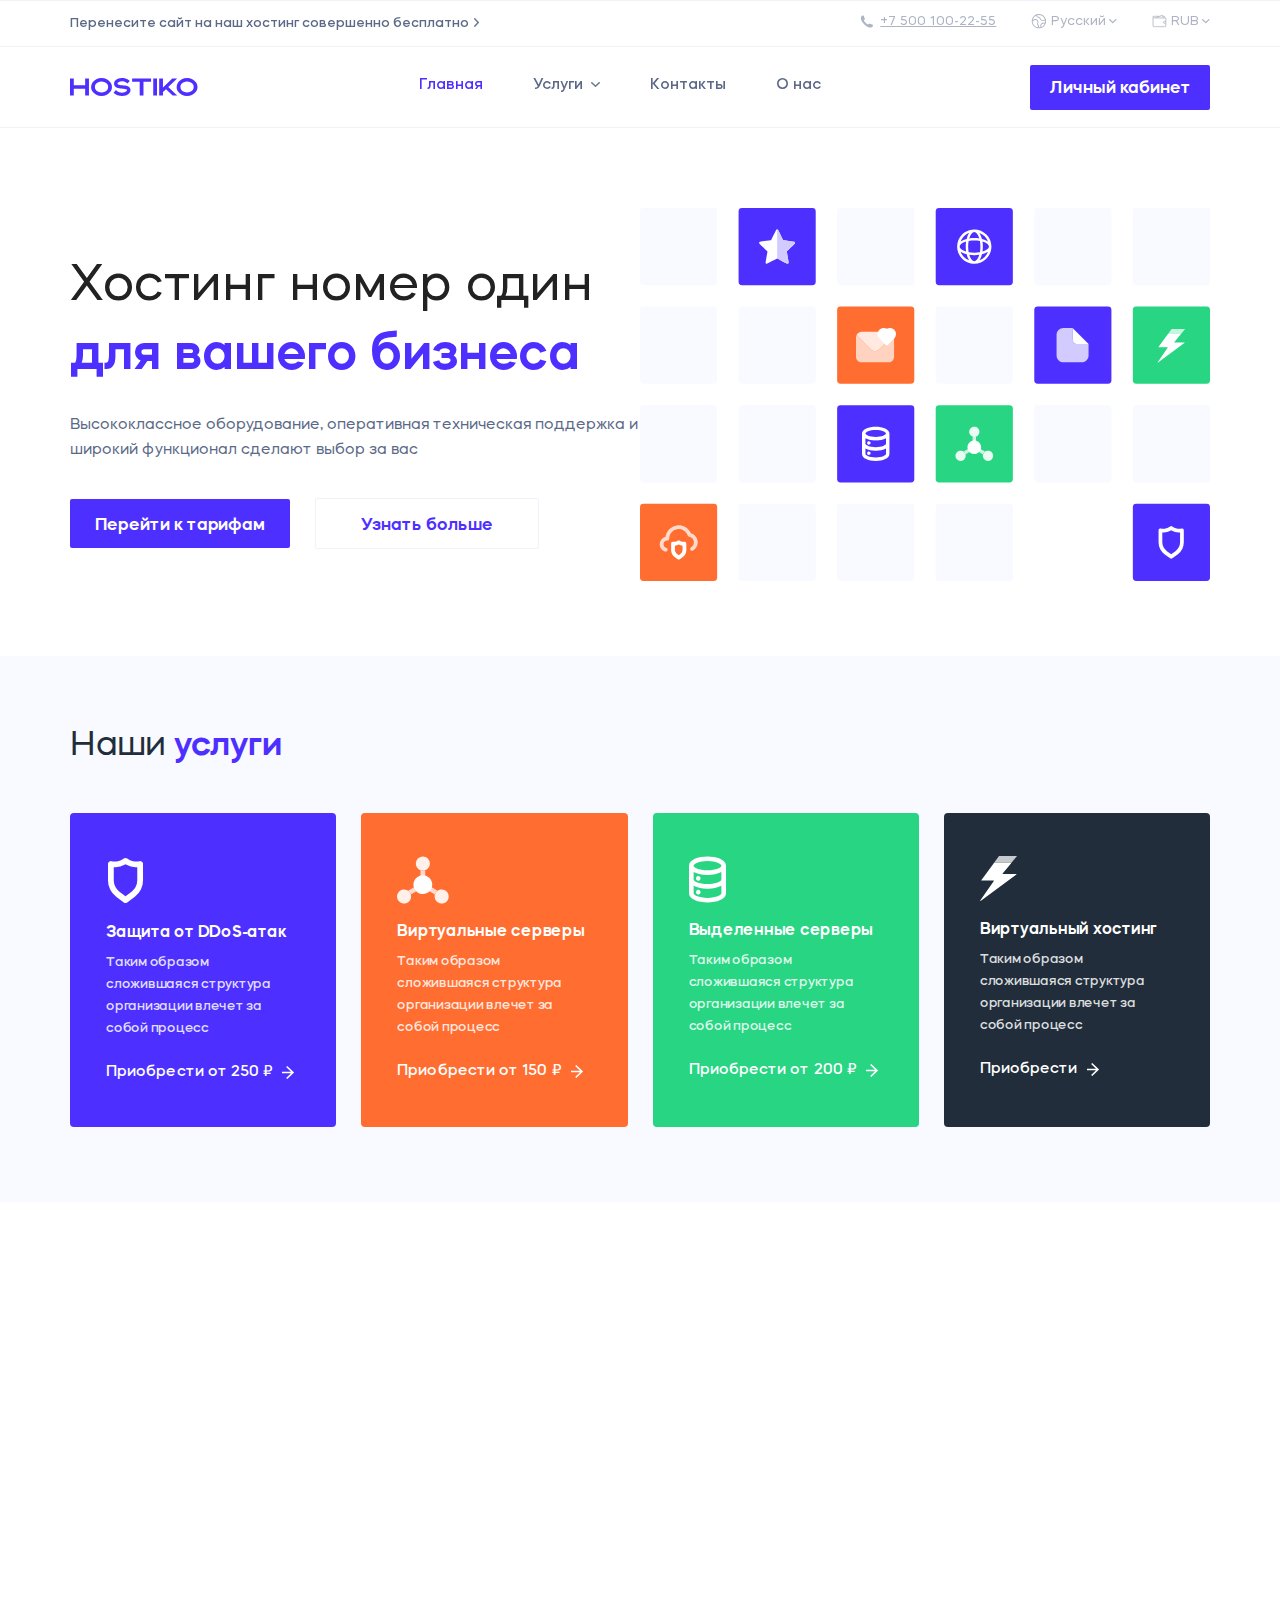
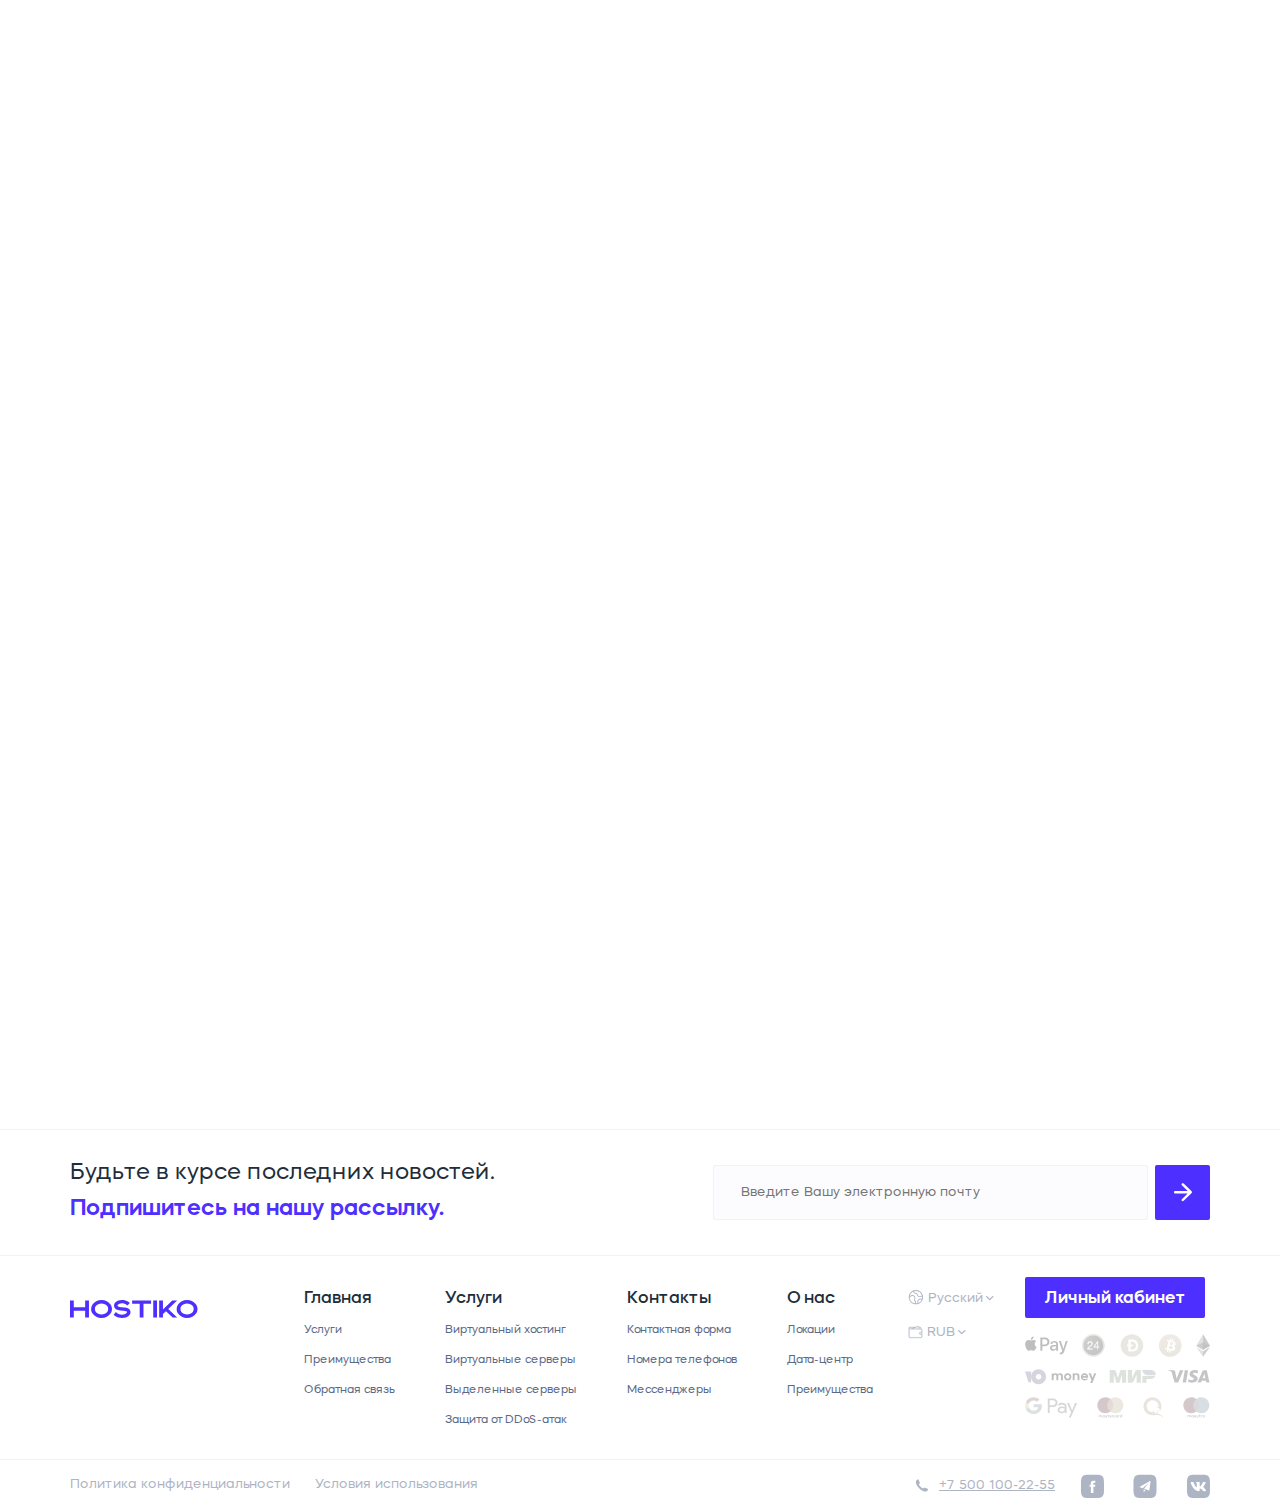
<file: index.html>
<!DOCTYPE html>
<html lang="ru">
  <head>
    <meta charset="UTF-8" />
    <meta http-equiv="X-UA-Compatible" content="IE=edge" />
    <meta name="viewport" content="width=device-width, initial-scale=1.0" />
    <title>Хостико – Хостинг номер один для вашего бизнеса</title>
    <link rel="stylesheet" href="assets/css/reset.css" />
    <link rel="stylesheet" href="assets/css/bootstrap-grid.min.css" />
    <link rel="stylesheet" href="assets/css/style.css" />
    <link
      rel="stylesheet"
      href="https://cdnjs.cloudflare.com/ajax/libs/animate.css/3.7.0/animate.min.css"
    />
    <script src="https://cdnjs.cloudflare.com/ajax/libs/wow/1.1.2/wow.min.js"></script>
    <script>
      new WOW().init();
    </script>
    <link rel="icon" type="image/ico" href="./favicon.ico" />
  </head>
  <body>
    <header>
      <div class="header-top d-lg-flex d-none align-items-center">
        <div
          class="container d-flex justify-content-between align-items-center"
        >
          <a href="#" class="header-top-text">
            Перенесите сайт на наш хостинг совершенно бесплатно
          </a>
          <div class="contacts d-flex">
            <div class="number">
              <img src="./assets/images/phone.svg" alt="" />
              <a href="tel:+75001002255">+7 500 100-22-55 </a>
            </div>
            <div class="language">
              <div class="dropdown">
                <button class="dropbtn">
                  <img src="./assets/images/language.svg" alt="" />
                  <a href="#" class="header-link">
                    <span>Русский</span>
                  </a>
                </button>
                <div class="dropdown-content">
                  <a href="#">Русский язык</a>
                  <hr />
                  <a href="#">English language</a>
                  <hr />
                  <a href="#">Українська мова</a>
                </div>
              </div>
            </div>
            <div class="currency">
              <div class="dropdown">
                <button class="dropbtn">
                  <img src="./assets/images/currency.svg" alt="" />
                  <a href="#" class="header-link">
                    <span>RUB</span>
                  </a>
                </button>
                <div class="dropdown-content">
                  <a href="#">RUB</a>
                  <hr />
                  <a href="#">USD</a>
                  <hr />
                  <a href="#">UAH</a>
                </div>
              </div>
            </div>
          </div>
        </div>
      </div>
      <div class="header-bottom d-flex align-items-center">
        <div
          class="container d-flex justify-content-between align-items-center"
        >
          <a href="./index.html">
            <img class="logo" src="./assets/images/HOSTIKO.svg" alt="HOSTIKO" />
          </a>
          <div class="menu-burger__header d-block d-lg-none">
            <span></span>
          </div>
          <nav class="header-nav navbar">
            <ul class="header-list flex-wrap">
              <li class="header-item">
                <a href="#" class="header-link blue">Главная</a>
              </li>
              <li class="header-item d-none d-lg-flex">
                <div class="dropdown">
                  <button class="dropbtn">
                    <a href="#" class="header-link item-2">Услуги</a>
                  </button>
                  <div class="dropdown-content">
                    <a href="./v-hosting.html">Виртуальный хостинг</a>
                    <hr />
                    <a href="./vps.html">Виртуальные серверы</a>
                    <hr />
                    <a href="./dedicated-servers.html">Выделенные серверы</a>
                    <hr />
                    <a href="#">Защита от DDoS-атак</a>
                  </div>
                </div>
              </li>
              <li class="header-item d-flex d-lg-none">
                <a href="./v-hosting.html" class="header-link"
                  >Виртуальный хостинг</a
                >
              </li>
              <li class="header-item d-flex d-lg-none">
                <a href="./vps.html" class="header-link">Виртуальные серверы</a>
              </li>
              <li class="header-item d-flex d-lg-none">
                <a href="./dedicated-servers.html" class="header-link"
                  >Выделенные серверы</a
                >
              </li>
              <li class="header-item d-flex d-lg-none">
                <a href="#" class="header-link">Защита от DDoS-атак</a>
              </li>
              <li class="header-item">
                <a href="./contacts.html" class="header-link">Контакты</a>
              </li>
              <li class="header-item">
                <a href="./about.html" class="header-link">О нас</a>
              </li>
              <li class="header-item d-lg-none">
                <a href="#" class="header-link header-button">Личный кабинет</a>
              </li>
            </ul>
            <div class="bottom-burger d-lg-none">
              <div class="contacts-burger d-flex">
                <div class="number">
                  <img src="./assets/images/phone.svg" alt="" />
                  <a href="tel:+75001002255">+7 500 100-22-55 </a>
                </div>
                <div class="language">
                  <div class="dropdown">
                    <button class="dropbtn" id="m-drop">
                      <img src="./assets/images/language.svg" alt="" />
                      <a class="header-link">
                        <span>Русский</span>
                      </a>
                    </button>
                    <div class="dropdown-content">
                      <a href="#">Русский язык</a>
                      <hr />
                      <a href="#">English language</a>
                      <hr />
                      <a href="#">Українська мова</a>
                    </div>
                  </div>
                </div>
                <div class="currency">
                  <div class="dropdown">
                    <button class="dropbtn" id="m-drop">
                      <img src="./assets/images/currency.svg" alt="" />
                      <a class="header-link">
                        <span>RUB</span>
                      </a>
                    </button>
                    <div class="dropdown-content">
                      <a href="#">RUB</a>
                      <hr />
                      <a href="#">USD</a>
                      <hr />
                      <a href="#">UAH</a>
                    </div>
                  </div>
                </div>
              </div>
            </div>
          </nav>
          <a class="header-button d-none d-lg-block" href="#">
            Личный кабинет
          </a>
        </div>
      </div>
    </header>
    <section class="container">
      <div class="wow fadeIn">
        <div class="row">
          <div
            class="
              main
              d-flex
              align-items-center
              flex-column-reverse flex-lg-row
            "
          >
            <div class="col-12 col-lg-6">
              <div class="main-text">
                <h1>
                  Хостинг номер один
                  <span class="blue-bold">для вашего бизнеса</span>
                </h1>
                <h3>
                  Высококлассное оборудование, оперативная техническая поддержка
                  и широкий функционал сделают выбор за вас
                </h3>
              </div>
              <div class="main-buttons d-flex">
                <div class="main-button-1">
                  <a href="./v-hosting.html">Перейти к тарифам</a>
                </div>
                <div class="main-button-2">
                  <a href="./about.html">Узнать больше</a>
                </div>
              </div>
            </div>
            <div class="col-12 col-lg-6 illustration d-none d-lg-block">
              <img src="./assets/images/illustration.svg" alt="illustration" />
            </div>
          </div>
        </div>
      </div>
    </section>
    <section class="container">
      <div class="wow fadeIn">
        <div class="services-bg">
          <div class="services" id="services">
            <h1>Наши <span class="blue-bold">услуги</span></h1>
            <div class="services-blocks d-flex">
              <div class="block-1">
                <img src="./assets/images/block-1-ico.svg" alt="Shield" />
                <h2>Защита от DDoS-атак</h2>
                <h3>
                  Таким образом сложившаяся структура организации влечет за
                  собой процесс
                </h3>
                <a href="#">Приобрести от 250 ₽</a>
              </div>
              <div class="block-2">
                <img src="./assets/images/block-2-ico.svg" alt="Network" />
                <h2>Виртуальные серверы</h2>
                <h3>
                  Таким образом сложившаяся структура организации влечет за
                  собой процесс
                </h3>
                <a href="./vps">Приобрести от 150 ₽</a>
              </div>
              <div class="block-3">
                <img src="./assets/images/block-3-ico.svg" alt="Network" />
                <h2>Выделенные серверы</h2>
                <h3>
                  Таким образом сложившаяся структура организации влечет за
                  собой процесс
                </h3>
                <a href="./dedicated-servers.html">Приобрести от 200 ₽</a>
              </div>
              <div class="block-4">
                <img src="./assets/images/block-4-ico.svg" alt="Flash" />
                <h2>Виртуальный хостинг</h2>
                <h3>
                  Таким образом сложившаяся структура организации влечет за
                  собой процесс
                </h3>
                <a href="./v-hosting.html">Приобрести</a>
              </div>
            </div>
          </div>
        </div>
      </div>
    </section>
    <section class="container">
      <div class="wow fadeIn">
        <div class="advantages" id="advantages">
          <h1>Почему <span class="blue-bold">выбирают нас?</span></h1>
          <div class="advantages-blocks d-flex">
            <div class="ddos d-flex align-items-center">
              <img src="./assets/images/ddos.svg" alt="SHIELD" />
              <div class="block-text">
                <h3>Защита от DDoS-атак</h3>
                <p>
                  Таким образом сложившаяся структура организации влечет за
                  собой процесс
                </p>
              </div>
            </div>
            <div class="a-mail d-flex align-items-center">
              <img src="./assets/images/mail.svg" alt="MAIL" />
              <div class="block-text">
                <h3>Техническая поддержка</h3>
                <p>
                  Таким образом сложившаяся структура организации влечет за
                  собой процесс
                </p>
              </div>
            </div>
            <div class="quality d-flex align-items-center">
              <img src="./assets/images/quality.svg" alt="FLASH" />
              <div class="block-text">
                <h3>Качество</h3>
                <p>
                  Таким образом сложившаяся структура организации влечет за
                  собой процесс
                </p>
              </div>
            </div>
          </div>
        </div>
      </div>
    </section>
    <section class="container">
      <div class="wow fadeIn">
        <div class="news">
          <div class="title">
            <h1>Последние <span class="blue-bold">новости</span></h1>
            <div class="d-none d-lg-flex">
              <a class="news-all" href="#">Все новости</a>
            </div>
          </div>
          <div class="news-blocks d-flex">
            <div class="col-lg-4 col-md-7 col-12">
              <div class="news-block-1">
                <!-- LINK 1 -->
                <a href="#">
                  <img src="./assets/images/news-block-1-image.png" alt="" />
                </a>
                <div class="news-block-text">
                  <div class="news-block-date">
                    <span>НОВОСТИ</span>
                    <p>|</p>
                    <span>15.06.2021</span>
                  </div>
                  <!-- LINK 2 -->
                  <a href="#" style="text-decoration: none">
                    <h2>Технические работы на сервере</h2>
                  </a>
                  <h3>
                    Не следует, однако забывать, что увеличение в повседневной
                    работе по формированию позиции способствует подготовки...
                  </h3>
                  <!-- LINK 3 -->
                  <a href="#" class="news-block-button"> Читать полностью </a>
                </div>
              </div>
            </div>
            <div class="col-lg-4 col-md-7 col-12">
              <div class="news-block-2">
                <!-- LINK 1 -->
                <a href="./blog.html">
                  <img src="./assets/images/news-block-2-image.png" alt="" />
                </a>
                <div class="news-block-text">
                  <div class="news-block-date">
                    <span>НОВОСТИ</span>
                    <p>|</p>
                    <span>04.06.2021</span>
                  </div>
                  <!-- LINK 2 -->
                  <a href="./blog.html" style="text-decoration: none">
                    <h2>Новые серверы на 14 локациях</h2>
                  </a>
                  <h3>
                    Не следует, однако забывать, что увеличение в повседневной
                    работе по формированию позиции способствует подготовки...
                  </h3>
                  <!-- LINK 3 -->
                  <a href="./blog.html" class="news-block-button">
                    Читать полностью
                  </a>
                </div>
              </div>
            </div>
            <div class="col-lg-4 col-md-7 col-12">
              <div class="news-block-3">
                <!-- LINK 1 -->
                <a href="#">
                  <img src="./assets/images/news-block-3-image.png" alt="" />
                </a>
                <div class="news-block-text">
                  <div class="news-block-date">
                    <span>НОВОСТИ</span>
                    <p>|</p>
                    <span>25.05.2021</span>
                  </div>
                  <!-- LINK 2 -->
                  <a href="#" style="text-decoration: none">
                    <h2>Обновление ценовой политики</h2>
                  </a>
                  <h3>
                    Не следует, однако забывать, что увеличение в повседневной
                    работе по формированию позиции способствует подготовки...
                  </h3>
                  <!-- LINK 3 -->
                  <a href="#" class="news-block-button"> Читать полностью </a>
                </div>
              </div>
            </div>
            <div class="d-lg-none d-flex">
              <a class="news-all" href="#">Все новости</a>
            </div>
          </div>
        </div>
      </div>
    </section>
    <section class="container">
      <div class="wow fadeIn">
        <div
          class="contact-form d-flex justify-content-center"
          id="contact-form"
        >
          <form class="form">
            <h1>Оставьте <span class="blue-bold">нам&nbsp;сообщение</span></h1>
            <div class="form-text-1">
              <div class="name">
                <input
                  type="name"
                  name="ask"
                  required
                  placeholder="Как к Вам обращаться?"
                  pattern="^[А-Яа-яЁё\s]+$"
                  minlength="5"
                  maxlength="20"
                />
                <span class="form__error">Проверьте этот пункт</span>
              </div>
              <div class="mail">
                <input
                  onkeyup="this.setAttribute('value', this.value);"
                  placeholder="Контактный адрес связи"
                  required
                  minlength="5"
                  maxlength="20"
                />
                <span class="form__error">Проверьте этот пункт</span>
              </div>
            </div>
            <div class="form-text-2">
              <div class="message">
                <textarea
                  name="ask"
                  required
                  id="message-area"
                  placeholder="Введите Ваше обращение*"
                  minlength="20"
                  maxlength="1000"
                ></textarea>
                <span>*максимум 1000 символов</span>
              </div>
            </div>
            <div class="form-buttons">
              <input
                class="custom-checkbox"
                type="checkbox"
                name="ask"
                required
                value="yes"
                id="yes"
              />
              <label for="yes">Я принимаю условия передачи информации</label>
              <input
                class="form-submit-button"
                type="submit"
                value="Отправить"
              />
            </div>
          </form>
        </div>
      </div>
    </section>
    <footer>
      <div class="footer-top d-flex align-items-center">
        <div class="container d-flex justify-content-between">
          <h2>
            Будьте в курсе последних новостей. <br />
            <span class="blue-bold"> Подпишитесь на нашу рассылку.</span>
          </h2>
          <div class="subscription-block d-flex">
            <div>
              <input
                class="subscription-input"
                placeholder="Введите Вашу электронную почту"
                type="email"
                value
              />
            </div>
            <button class="subscription-button">
              <span>
                <svg
                  width="18"
                  height="19"
                  viewBox="0 0 18 19"
                  fill="none"
                  xmlns="http://www.w3.org/2000/svg"
                >
                  <path
                    fill-rule="evenodd"
                    clip-rule="evenodd"
                    d="M17.633 8.36187C18.1223 8.83916 18.1223 9.61299 17.633 10.0903L9.65864 17.8681C9.1693 18.3454 8.37591 18.3454 7.88657 17.8681C7.39722 17.3908 7.39722 16.617 7.88657 16.1397L13.7218 10.4482L1.25305 10.4482C0.56101 10.4482 0 9.90106 0 9.22607C7.46876e-08 8.55109 0.56101 8.00391 1.25305 8.00391L13.7218 8.00391L7.88657 2.31245C7.39722 1.83516 7.39722 1.06133 7.88657 0.584039C8.37592 0.106753 9.1693 0.106753 9.65865 0.584039L17.633 8.36187Z"
                    fill="white"
                  />
                </svg>
              </span>
            </button>
          </div>
        </div>
      </div>
      <div class="footer-midle d-flex">
        <div class="container">
          <div class="footer-midle-content">
            <div class="footer-midle-start">
              <a href="./index.html">
                <img
                  class="logo"
                  src="./assets/images/HOSTIKO.svg"
                  alt="HOSTIKO"
                />
              </a>
            </div>
            <div class="footer-midle-second">
              <nav class="footer-nav">
                <div class="footer-nav-main">
                  <a href="./index.html"><h3>Главная</h3></a>
                  <ul class="nav-main-list">
                    <li>
                      <a href="./index.html#services">Услуги</a>
                    </li>
                    <li>
                      <a href="./index.html#advantages">Преимущества</a>
                    </li>
                    <li>
                      <a href="./index.html#contact-form">Обратная связь</a>
                    </li>
                  </ul>
                </div>
                <div class="footer-nav-services">
                  <a href="#"><h3>Услуги</h3></a>
                  <ul class="nav-services-list">
                    <li>
                      <a href="./v-hosting.html">Виртуальный хостинг</a>
                    </li>
                    <li>
                      <a href="./vps.html">Виртуальные серверы</a>
                    </li>
                    <li>
                      <a href="./dedicated-servers.html">Выделенные серверы</a>
                    </li>
                    <li>
                      <a href="#">Защита от DDoS-атак</a>
                    </li>
                  </ul>
                </div>
                <div class="footer-nav-contacts">
                  <a href="./contacts.html"><h3>Контакты</h3></a>
                  <ul class="nav-contacts-list">
                    <li>
                      <a href="./contacts.html#contact-form-start"
                        >Контактная форма</a
                      >
                    </li>
                    <li>
                      <a href="./contacts.html#contact-form-start"
                        >Номера телефонов</a
                      >
                    </li>
                    <li>
                      <a href="./contacts.html#contact-form-start"
                        >Мессенджеры</a
                      >
                    </li>
                  </ul>
                </div>
                <div class="footer-nav-about">
                  <a href="#"><h3>О нас</h3></a>
                  <ul class="nav-about-list">
                    <li>
                      <a href="#">Локации</a>
                    </li>
                    <li>
                      <a href="#">Дата-центр</a>
                    </li>
                    <li>
                      <a href="#">Преимущества</a>
                    </li>
                  </ul>
                </div>
              </nav>
              <div class="footer-contacts d-flex flex-column">
                <div class="language">
                  <div class="dropdown">
                    <button class="dropbtn">
                      <img src="./assets/images/language.svg" alt="" />
                      <a class="header-link">
                        <span>Русский</span>
                      </a>
                    </button>
                    <div class="dropdown-content">
                      <a href="#">Русский язык</a>
                      <hr />
                      <a href="#">English language</a>
                      <hr />
                      <a href="#">Українська мова</a>
                    </div>
                  </div>
                </div>
                <div class="currency">
                  <div class="dropdown">
                    <button class="dropbtn">
                      <img src="./assets/images/currency.svg" alt="" />
                      <a class="header-link">
                        <span>RUB</span>
                      </a>
                    </button>
                    <div class="dropdown-content">
                      <a href="#">RUB</a>
                      <hr />
                      <a href="#">USD</a>
                      <hr />
                      <a href="#">UAH</a>
                    </div>
                  </div>
                </div>
              </div>
              <div class="footer-end d-flex flex-column">
                <div class="footer-button">
                  <a class="header-button" href="#"> Личный кабинет </a>
                </div>
                <div class="footer-payments">
                  <div class="payments-1">
                    <img
                      src="./assets/images/payments/apple Pay.svg"
                      alt="ApplePay"
                    />
                    <img src="./assets/images/payments/24.svg" alt="24" />
                    <img
                      src="./assets/images/payments/doge.svg"
                      alt="DogeCoin"
                    />
                    <img
                      src="./assets/images/payments/bitok.svg"
                      alt="Bitcoin"
                    />
                    <img
                      src="./assets/images/payments/eth.svg"
                      alt="Etherium"
                    />
                  </div>
                  <div class="payments-2">
                    <img
                      src="./assets/images/payments/iomoney 1.svg"
                      alt="Юmoney"
                    />
                    <img src="./assets/images/payments/mir.svg" alt="МИР" />
                    <img src="./assets/images/payments/visa.svg" alt="VISA" />
                  </div>
                  <div class="payments-3">
                    <img
                      src="./assets/images/payments/GooglePay.svg"
                      alt="GooglePay"
                    />
                    <img
                      src="./assets/images/payments/Mastercard Full.svg"
                      alt="Mastercard"
                    />
                    <img src="./assets/images/payments/qiwi.svg" alt="Qiwi" />
                    <img
                      src="./assets/images/payments/Maestro Full.svg"
                      alt="Maestro"
                    />
                  </div>
                </div>
              </div>
            </div>
          </div>
        </div>
      </div>
      <div class="footer-bottom">
        <div class="container d-flex justify-content-between">
          <div class="footer-bottom-start d-flex">
            <a href="#">Политика конфиденциальности</a>
            <a href="#">Условия использования</a>
          </div>
          <div class="footer-bottom-end">
            <div class="number">
              <img src="./assets/images/phone.svg" alt="" />
              <a href="tel:+75001002255">+7 500 100-22-55 </a>
            </div>
            <div class="footer-socials">
              <a href="https://facebook.com/">
                <svg class="contacts-icon">
                  <use xlink:href="./assets/images/contacts.svg#facebook"></use>
                </svg>
              </a>
              <a href="https://t.me/">
                <svg class="contacts-icon">
                  <use xlink:href="./assets/images/contacts.svg#telegram"></use>
                </svg>
              </a>
              <a href="https://vk.com/">
                <svg class="contacts-icon">
                  <use xlink:href="./assets/images/contacts.svg#vk"></use>
                </svg>
              </a>
            </div>
          </div>
        </div>
      </div>
    </footer>
  </body>
  <script src="https://code.jquery.com/jquery-3.5.1.slim.min.js"></script>
  <script src="assets/js/menu.js"></script>
</html>
</file>
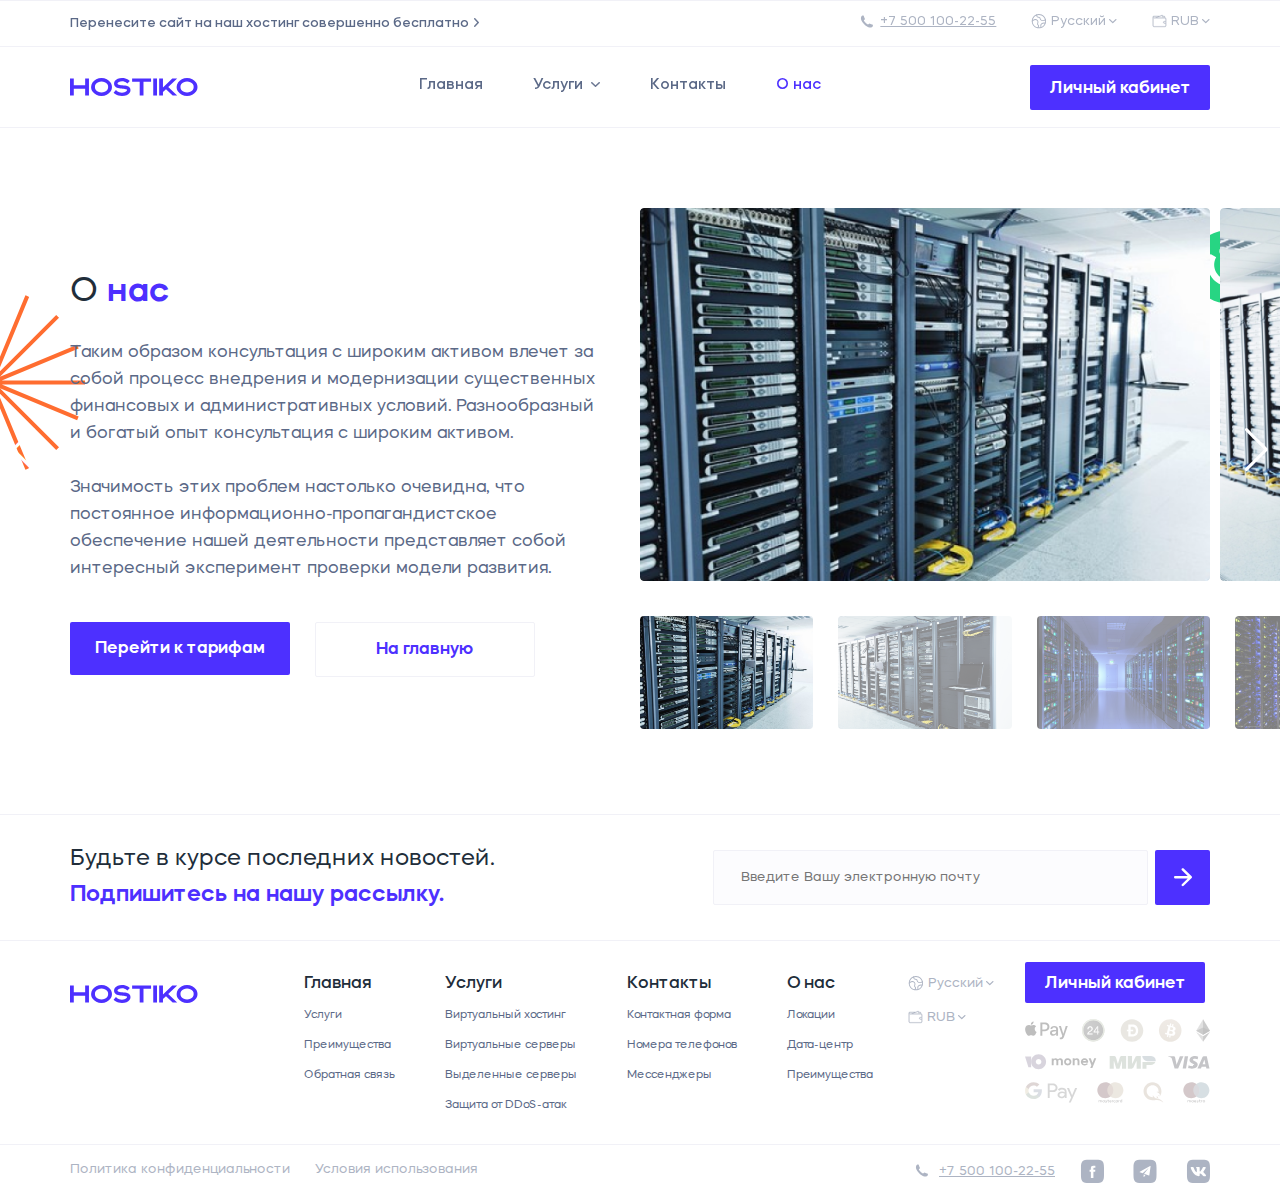
<file: about.html>
<!DOCTYPE html>
<html lang="ru">
  <head>
    <meta charset="UTF-8" />
    <meta http-equiv="X-UA-Compatible" content="IE=edge" />
    <meta name="viewport" content="width=device-width, initial-scale=1.0" />
    <title>Хостико – О нас</title>
    <link rel="stylesheet" href="assets/css/reset.css" />
    <link rel="stylesheet" href="assets/css/bootstrap-grid.min.css" />
    <link rel="stylesheet" href="assets/css/style.css" />
    <link
      rel="stylesheet"
      href="https://unpkg.com/swiper/swiper-bundle.min.css"
    />
    <link rel="icon" type="image/ico" href="./favicon.ico" />
  </head>
  <body>
    <header>
      <div class="header-top d-lg-flex d-none align-items-center">
        <div
          class="container d-flex justify-content-between align-items-center"
        >
          <a href="#" class="header-top-text">
            Перенесите сайт на наш хостинг совершенно бесплатно
          </a>
          <div class="contacts d-flex">
            <div class="number">
              <img src="./assets/images/phone.svg" alt="" />
              <a href="tel:+75001002255">+7 500 100-22-55 </a>
            </div>
            <div class="language">
              <div class="dropdown">
                <button class="dropbtn">
                  <img src="./assets/images/language.svg" alt="" />
                  <a href="#" class="header-link">
                    <span>Русский</span>
                  </a>
                </button>
                <div class="dropdown-content">
                  <a href="#">Русский язык</a>
                  <hr />
                  <a href="#">English language</a>
                  <hr />
                  <a href="#">Українська мова</a>
                </div>
              </div>
            </div>
            <div class="currency">
              <div class="dropdown">
                <button class="dropbtn">
                  <img src="./assets/images/currency.svg" alt="" />
                  <a href="#" class="header-link">
                    <span>RUB</span>
                  </a>
                </button>
                <div class="dropdown-content">
                  <a href="#">RUB</a>
                  <hr />
                  <a href="#">USD</a>
                  <hr />
                  <a href="#">UAH</a>
                </div>
              </div>
            </div>
          </div>
        </div>
      </div>
      <div class="header-bottom d-flex align-items-center">
        <div
          class="container d-flex justify-content-between align-items-center"
        >
          <a href="./index.html">
            <img class="logo" src="./assets/images/HOSTIKO.svg" alt="HOSTIKO" />
          </a>
          <div class="menu-burger__header d-block d-lg-none">
            <span></span>
          </div>
          <nav class="header-nav navbar">
            <ul class="header-list flex-wrap">
              <li class="header-item">
                <a href="./index.html" class="header-link">Главная</a>
              </li>
              <li class="header-item d-none d-lg-flex">
                <div class="dropdown">
                  <button class="dropbtn">
                    <a href="#" class="header-link item-2">Услуги</a>
                  </button>
                  <div class="dropdown-content">
                    <a href="./v-hosting.html">Виртуальный хостинг</a>
                    <hr />
                    <a href="./vps.html">Виртуальные серверы</a>
                    <hr />
                    <a href="./dedicated-servers.html">Выделенные серверы</a>
                    <hr />
                    <a href="#">Защита от DDoS-атак</a>
                  </div>
                </div>
              </li>
              <li class="header-item d-flex d-lg-none">
                <a href="./v-hosting.html" class="header-link"
                  >Виртуальный хостинг</a
                >
              </li>
              <li class="header-item d-flex d-lg-none">
                <a href="./vps.html" class="header-link">Виртуальные серверы</a>
              </li>
              <li class="header-item d-flex d-lg-none">
                <a href="./dedicated-servers.html" class="header-link"
                  >Выделенные серверы</a
                >
              </li>
              <li class="header-item d-flex d-lg-none">
                <a href="#" class="header-link">Защита от DDoS-атак</a>
              </li>
              <li class="header-item">
                <a href="./contacts.html" class="header-link">Контакты</a>
              </li>
              <li class="header-item">
                <a href="#" class="header-link blue">О нас</a>
              </li>
              <li class="header-item d-lg-none">
                <a href="#" class="header-link header-button">Личный кабинет</a>
              </li>
            </ul>
            <div class="bottom-burger d-lg-none">
              <div class="contacts-burger d-flex">
                <div class="number">
                  <img src="./assets/images/phone.svg" alt="" />
                  <a href="tel:+75001002255">+7 500 100-22-55 </a>
                </div>
                <div class="language">
                  <div class="dropdown">
                    <button class="dropbtn" id="m-drop">
                      <img src="./assets/images/language.svg" alt="" />
                      <a class="header-link">
                        <span>Русский</span>
                      </a>
                    </button>
                    <div class="dropdown-content">
                      <a href="#">Русский язык</a>
                      <hr />
                      <a href="#">English language</a>
                      <hr />
                      <a href="#">Українська мова</a>
                    </div>
                  </div>
                </div>
                <div class="currency">
                  <div class="dropdown">
                    <button class="dropbtn" id="m-drop">
                      <img src="./assets/images/currency.svg" alt="" />
                      <a class="header-link">
                        <span>RUB</span>
                      </a>
                    </button>
                    <div class="dropdown-content">
                      <a href="#">RUB</a>
                      <hr />
                      <a href="#">USD</a>
                      <hr />
                      <a href="#">UAH</a>
                    </div>
                  </div>
                </div>
              </div>
            </div>
          </nav>
          <a class="header-button d-none d-lg-block" href="#">
            Личный кабинет
          </a>
        </div>
      </div>
    </header>
    <section class="container">
      <div class="row">
        <div class="about d-flex align-items-center flex-column flex-lg-row">
          <div class="col-12 col-lg-6">
            <div class="about-start-text">
              <h1>О&nbsp;<span class="blue-bold">нас</span></h1>
              <p>
                Таким образом консультация с широким активом влечет за собой
                процесс внедрения и модернизации существенных финансовых и
                административных условий. Разнообразный и богатый опыт
                консультация с широким активом. <br />
                <br />
                Значимость этих проблем настолько очевидна, что постоянное
                информационно-пропагандистское обеспечение нашей деятельности
                представляет собой интересный эксперимент проверки модели
                развития.
              </p>
            </div>
            <div class="about-start-buttons">
              <a href="./v-hosting.html">
                <button class="about-button">Перейти к тарифам</button>
              </a>
              <a href="./index.html">
                <button class="about-button about-button-2">На главную</button>
              </a>
            </div>
          </div>
          <div class="col-12 col-lg-6 slider">
            <div
              style="
                --swiper-navigation-color: #fff;
                --swiper-pagination-color: #fff;
              "
              class="swiper-container mySwiper2"
            >
              <div class="swiper-wrapper">
                <div class="swiper-slide">
                  <img src="./assets/images/slider/slide-1.png" />
                </div>
                <div class="swiper-slide">
                  <img src="./assets/images/slider/slide-2.png" />
                </div>
                <div class="swiper-slide">
                  <img src="./assets/images/slider/slide-3.png" />
                </div>
                <div class="swiper-slide">
                  <img src="./assets/images/slider/slide-4.png" />
                </div>
                <div class="swiper-slide">
                  <img src="./assets/images/slider/slide-5.png" />
                </div>
              </div>
              <div class="swiper-button-next"></div>
              <div class="swiper-button-prev"></div>
            </div>
            <div thumbsSlider="" class="swiper-container mySwiper">
              <div class="swiper-wrapper">
                <div class="swiper-slide">
                  <img src="./assets/images/slider/slide-1.png" />
                </div>
                <div class="swiper-slide">
                  <img src="./assets/images/slider/slide-2.png" />
                </div>
                <div class="swiper-slide">
                  <img src="./assets/images/slider/slide-3.png" />
                </div>
                <div class="swiper-slide">
                  <img src="./assets/images/slider/slide-4.png" />
                </div>
                <div class="swiper-slide">
                  <img src="./assets/images/slider/slide-5.png" />
                </div>
              </div>
            </div>
          </div>
        </div>
      </div>
    </section>
    <footer>
      <div class="footer-top d-flex align-items-center">
        <div class="container d-flex justify-content-between">
          <h2>
            Будьте в курсе последних новостей. <br />
            <span class="blue-bold"> Подпишитесь на нашу рассылку.</span>
          </h2>
          <div class="subscription-block d-flex">
            <div>
              <input
                class="subscription-input"
                placeholder="Введите Вашу электронную почту"
                type="email"
                value
              />
            </div>
            <button class="subscription-button">
              <span>
                <svg
                  width="18"
                  height="19"
                  viewBox="0 0 18 19"
                  fill="none"
                  xmlns="http://www.w3.org/2000/svg"
                >
                  <path
                    fill-rule="evenodd"
                    clip-rule="evenodd"
                    d="M17.633 8.36187C18.1223 8.83916 18.1223 9.61299 17.633 10.0903L9.65864 17.8681C9.1693 18.3454 8.37591 18.3454 7.88657 17.8681C7.39722 17.3908 7.39722 16.617 7.88657 16.1397L13.7218 10.4482L1.25305 10.4482C0.56101 10.4482 0 9.90106 0 9.22607C7.46876e-08 8.55109 0.56101 8.00391 1.25305 8.00391L13.7218 8.00391L7.88657 2.31245C7.39722 1.83516 7.39722 1.06133 7.88657 0.584039C8.37592 0.106753 9.1693 0.106753 9.65865 0.584039L17.633 8.36187Z"
                    fill="white"
                  />
                </svg>
              </span>
            </button>
          </div>
        </div>
      </div>
      <div class="footer-midle d-flex">
        <div class="container">
          <div class="footer-midle-content">
            <div class="footer-midle-start">
              <a href="./index.html">
                <img
                  class="logo"
                  src="./assets/images/HOSTIKO.svg"
                  alt="HOSTIKO"
                />
              </a>
            </div>
            <div class="footer-midle-second">
              <nav class="footer-nav">
                <div class="footer-nav-main">
                  <a href="./index.html"><h3>Главная</h3></a>
                  <ul class="nav-main-list">
                    <li>
                      <a href="./index.html#services">Услуги</a>
                    </li>
                    <li>
                      <a href="./index.html#advantages">Преимущества</a>
                    </li>
                    <li>
                      <a href="./index.html#contact-form">Обратная связь</a>
                    </li>
                  </ul>
                </div>
                <div class="footer-nav-services">
                  <a href="#"><h3>Услуги</h3></a>
                  <ul class="nav-services-list">
                    <li>
                      <a href="./v-hosting.html">Виртуальный хостинг</a>
                    </li>
                    <li>
                      <a href="./vps.html">Виртуальные серверы</a>
                    </li>
                    <li>
                      <a href="./dedicated-servers.html">Выделенные серверы</a>
                    </li>
                    <li>
                      <a href="#">Защита от DDoS-атак</a>
                    </li>
                  </ul>
                </div>
                <div class="footer-nav-contacts">
                  <a href="./contacts.html"><h3>Контакты</h3></a>
                  <ul class="nav-contacts-list">
                    <li>
                      <a href="./contacts.html#contact-form-start"
                        >Контактная форма</a
                      >
                    </li>
                    <li>
                      <a href="./contacts.html#contact-form-start"
                        >Номера телефонов</a
                      >
                    </li>
                    <li>
                      <a href="./contacts.html#contact-form-start"
                        >Мессенджеры</a
                      >
                    </li>
                  </ul>
                </div>
                <div class="footer-nav-about">
                  <a href="#"><h3>О нас</h3></a>
                  <ul class="nav-about-list">
                    <li>
                      <a href="#">Локации</a>
                    </li>
                    <li>
                      <a href="#">Дата-центр</a>
                    </li>
                    <li>
                      <a href="#">Преимущества</a>
                    </li>
                  </ul>
                </div>
              </nav>
              <div class="footer-contacts d-flex flex-column">
                <div class="language">
                  <div class="dropdown">
                    <button class="dropbtn">
                      <img src="./assets/images/language.svg" alt="" />
                      <a class="header-link">
                        <span>Русский</span>
                      </a>
                    </button>
                    <div class="dropdown-content">
                      <a href="#">Русский язык</a>
                      <hr />
                      <a href="#">English language</a>
                      <hr />
                      <a href="#">Українська мова</a>
                    </div>
                  </div>
                </div>
                <div class="currency">
                  <div class="dropdown">
                    <button class="dropbtn">
                      <img src="./assets/images/currency.svg" alt="" />
                      <a class="header-link">
                        <span>RUB</span>
                      </a>
                    </button>
                    <div class="dropdown-content">
                      <a href="#">RUB</a>
                      <hr />
                      <a href="#">USD</a>
                      <hr />
                      <a href="#">UAH</a>
                    </div>
                  </div>
                </div>
              </div>
              <div class="footer-end d-flex flex-column">
                <div class="footer-button">
                  <a class="header-button" href="#"> Личный кабинет </a>
                </div>
                <div class="footer-payments">
                  <div class="payments-1">
                    <img
                      src="./assets/images/payments/apple Pay.svg"
                      alt="ApplePay"
                    />
                    <img src="./assets/images/payments/24.svg" alt="24" />
                    <img
                      src="./assets/images/payments/doge.svg"
                      alt="DogeCoin"
                    />
                    <img
                      src="./assets/images/payments/bitok.svg"
                      alt="Bitcoin"
                    />
                    <img
                      src="./assets/images/payments/eth.svg"
                      alt="Etherium"
                    />
                  </div>
                  <div class="payments-2">
                    <img
                      src="./assets/images/payments/iomoney 1.svg"
                      alt="Юmoney"
                    />
                    <img src="./assets/images/payments/mir.svg" alt="МИР" />
                    <img src="./assets/images/payments/visa.svg" alt="VISA" />
                  </div>
                  <div class="payments-3">
                    <img
                      src="./assets/images/payments/GooglePay.svg"
                      alt="GooglePay"
                    />
                    <img
                      src="./assets/images/payments/Mastercard Full.svg"
                      alt="Mastercard"
                    />
                    <img src="./assets/images/payments/qiwi.svg" alt="Qiwi" />
                    <img
                      src="./assets/images/payments/Maestro Full.svg"
                      alt="Maestro"
                    />
                  </div>
                </div>
              </div>
            </div>
          </div>
        </div>
      </div>
      <div class="footer-bottom">
        <div class="container d-flex justify-content-between">
          <div class="footer-bottom-start d-flex">
            <a href="#">Политика конфиденциальности</a>
            <a href="#">Условия использования</a>
          </div>
          <div class="footer-bottom-end">
            <div class="number">
              <img src="./assets/images/phone.svg" alt="" />
              <a href="tel:+75001002255">+7 500 100-22-55 </a>
            </div>
            <div class="footer-socials">
              <a href="https://facebook.com/">
                <svg class="contacts-icon">
                  <use xlink:href="./assets/images/contacts.svg#facebook"></use>
                </svg>
              </a>
              <a href="https://t.me/">
                <svg class="contacts-icon">
                  <use xlink:href="./assets/images/contacts.svg#telegram"></use>
                </svg>
              </a>
              <a href="https://vk.com/">
                <svg class="contacts-icon">
                  <use xlink:href="./assets/images/contacts.svg#vk"></use>
                </svg>
              </a>
            </div>
          </div>
        </div>
      </div>
    </footer>
  </body>
  <script src="https://code.jquery.com/jquery-3.5.1.slim.min.js"></script>
  <script src="assets/js/menu.js"></script>
  <script src="https://unpkg.com/swiper/swiper-bundle.min.js"></script>
  <script src="assets/js/slider.js"></script>
</html>
</file>
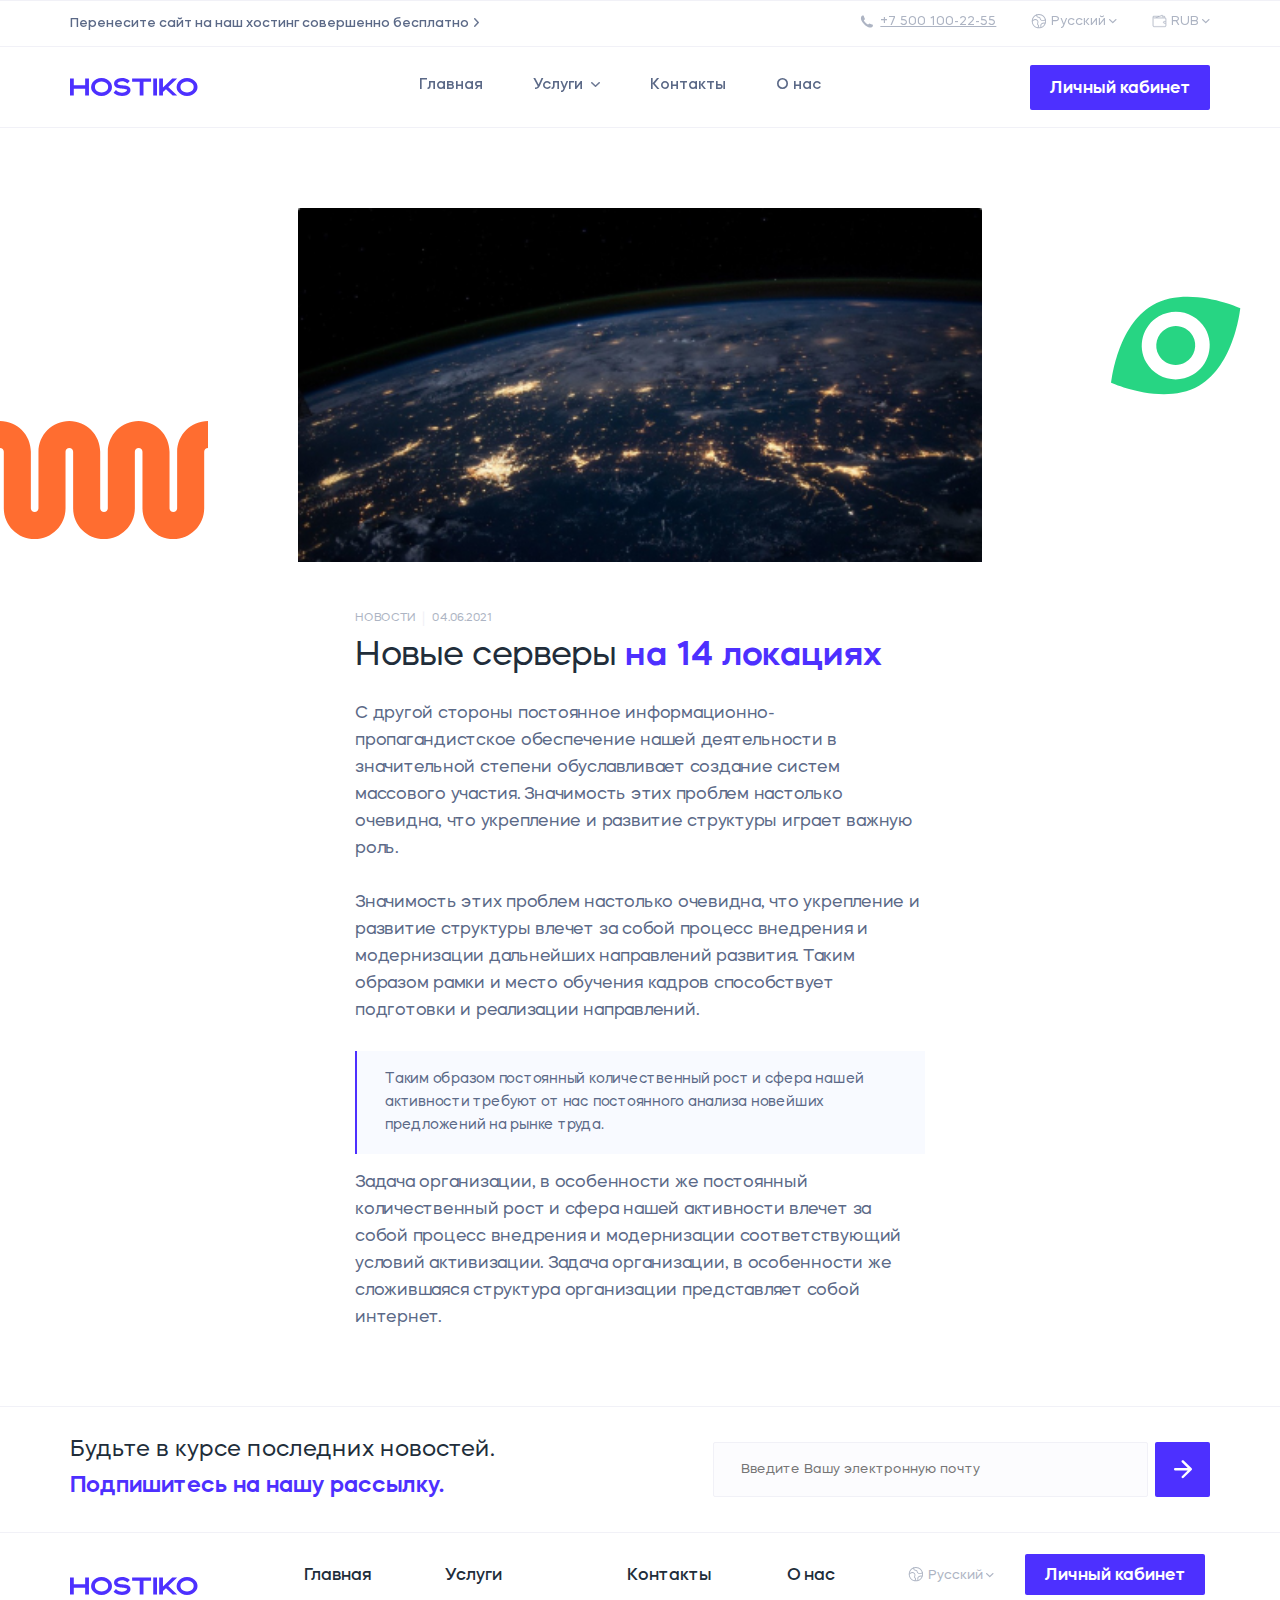
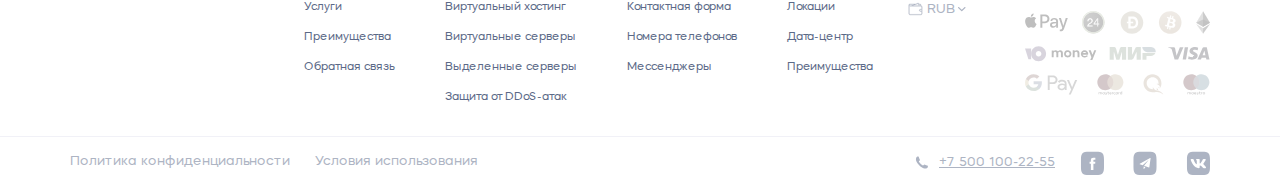
<file: blog.html>
<!DOCTYPE html>
<html lang="ru">
  <head>
    <meta charset="UTF-8" />
    <meta http-equiv="X-UA-Compatible" content="IE=edge" />
    <meta name="viewport" content="width=device-width, initial-scale=1.0" />
    <title>Хостико – Хостинг номер один для вашего бизнеса</title>
    <link rel="stylesheet" href="assets/css/reset.css" />
    <link rel="stylesheet" href="assets/css/bootstrap-grid.min.css" />
    <link rel="stylesheet" href="assets/css/style.css" />
    <link rel="icon" type="image/ico" href="./favicon.ico" />
  </head>
  <body>
    <header>
      <div class="header-top d-lg-flex d-none align-items-center">
        <div
          class="container d-flex justify-content-between align-items-center"
        >
          <a href="#" class="header-top-text">
            Перенесите сайт на наш хостинг совершенно бесплатно
          </a>
          <div class="contacts d-flex">
            <div class="number">
              <img src="./assets/images/phone.svg" alt="" />
              <a href="tel:+75001002255">+7 500 100-22-55 </a>
            </div>
            <div class="language">
              <div class="dropdown">
                <button class="dropbtn">
                  <img src="./assets/images/language.svg" alt="" />
                  <a href="#" class="header-link">
                    <span>Русский</span>
                  </a>
                </button>
                <div class="dropdown-content">
                  <a href="#">Русский язык</a>
                  <hr />
                  <a href="#">English language</a>
                  <hr />
                  <a href="#">Українська мова</a>
                </div>
              </div>
            </div>
            <div class="currency">
              <div class="dropdown">
                <button class="dropbtn">
                  <img src="./assets/images/currency.svg" alt="" />
                  <a href="#" class="header-link">
                    <span>RUB</span>
                  </a>
                </button>
                <div class="dropdown-content">
                  <a href="#">RUB</a>
                  <hr />
                  <a href="#">USD</a>
                  <hr />
                  <a href="#">UAH</a>
                </div>
              </div>
            </div>
          </div>
        </div>
      </div>
      <div class="header-bottom d-flex align-items-center">
        <div
          class="container d-flex justify-content-between align-items-center"
        >
          <a href="./index.html">
            <img class="logo" src="./assets/images/HOSTIKO.svg" alt="HOSTIKO" />
          </a>
          <div class="menu-burger__header d-block d-lg-none">
            <span></span>
          </div>
          <nav class="header-nav navbar">
            <ul class="header-list flex-wrap">
              <li class="header-item">
                <a href="./index.html" class="header-link">Главная</a>
              </li>
              <li class="header-item d-none d-lg-flex">
                <div class="dropdown">
                  <button class="dropbtn">
                    <a href="#" class="header-link item-2">Услуги</a>
                  </button>
                  <div class="dropdown-content">
                    <a href="./v-hosting.html">Виртуальный хостинг</a>
                    <hr />
                    <a href="./vps.html">Виртуальные серверы</a>
                    <hr />
                    <a href="./dedicated-servers.html">Выделенные серверы</a>
                    <hr />
                    <a href="#">Защита от DDoS-атак</a>
                  </div>
                </div>
              </li>
              <li class="header-item d-flex d-lg-none">
                <a href="./v-hosting.html" class="header-link"
                  >Виртуальный хостинг</a
                >
              </li>
              <li class="header-item d-flex d-lg-none">
                <a href="./vps.html" class="header-link">Виртуальные серверы</a>
              </li>
              <li class="header-item d-flex d-lg-none">
                <a href="./dedicated-servers.html" class="header-link"
                  >Выделенные серверы</a
                >
              </li>
              <li class="header-item d-flex d-lg-none">
                <a href="#" class="header-link">Защита от DDoS-атак</a>
              </li>
              <li class="header-item">
                <a href="./contacts.html" class="header-link">Контакты</a>
              </li>
              <li class="header-item">
                <a href="./about.html" class="header-link">О нас</a>
              </li>
              <li class="header-item d-lg-none">
                <a href="#" class="header-link header-button">Личный кабинет</a>
              </li>
            </ul>
            <div class="bottom-burger d-lg-none">
              <div class="contacts-burger d-flex">
                <div class="number">
                  <img src="./assets/images/phone.svg" alt="" />
                  <a href="tel:+75001002255">+7 500 100-22-55 </a>
                </div>
                <div class="language">
                  <div class="dropdown">
                    <button class="dropbtn" id="m-drop">
                      <img src="./assets/images/language.svg" alt="" />
                      <a class="header-link">
                        <span>Русский</span>
                      </a>
                    </button>
                    <div class="dropdown-content">
                      <a href="#">Русский язык</a>
                      <hr />
                      <a href="#">English language</a>
                      <hr />
                      <a href="#">Українська мова</a>
                    </div>
                  </div>
                </div>
                <div class="currency">
                  <div class="dropdown">
                    <button class="dropbtn" id="m-drop">
                      <img src="./assets/images/currency.svg" alt="" />
                      <a class="header-link">
                        <span>RUB</span>
                      </a>
                    </button>
                    <div class="dropdown-content">
                      <a href="#">RUB</a>
                      <hr />
                      <a href="#">USD</a>
                      <hr />
                      <a href="#">UAH</a>
                    </div>
                  </div>
                </div>
              </div>
            </div>
          </nav>
          <a class="header-button d-none d-lg-block" href="#">
            Личный кабинет
          </a>
        </div>
      </div>
    </header>
    <section class="container">
      <div class="row">
        <div class="annotation">
          <img src="./assets/images/news-block-2-image.png" alt="" />
          <div class="annotation-text">
            <div class="annotation-date">
              <span>НОВОСТИ</span>
              <h6>|</h6>
              <span>04.06.2021</span>
            </div>
            <h2>Новые серверы <span class="blue-bold">на 14 локациях</span></h2>
            <p>
              С другой стороны постоянное информационно-пропагандистское
              обеспечение нашей деятельности в значительной степени
              обуславливает создание систем массового участия. Значимость этих
              проблем настолько очевидна, что укрепление и развитие структуры
              играет важную роль. <br />
              <br />
              Значимость этих проблем настолько очевидна, что укрепление и
              развитие структуры влечет за собой процесс внедрения и
              модернизации дальнейших направлений развития. Таким образом рамки
              и место обучения кадров способствует подготовки и реализации
              направлений.<br />
              <br />
            </p>
            <blockquote>
              Таким образом постоянный количественный рост и сфера нашей
              активности требуют от нас постоянного анализа новейших предложений
              на рынке труда.
            </blockquote>
            <br />
            <p>
              Задача организации, в особенности же постоянный количественный
              рост и сфера нашей активности влечет за собой процесс внедрения и
              модернизации соответствующий условий активизации. Задача
              организации, в особенности же сложившаяся структура организации
              представляет собой интернет.
            </p>
          </div>
        </div>
      </div>
    </section>
    <footer>
      <div class="footer-top d-flex align-items-center">
        <div class="container d-flex justify-content-between">
          <h2>
            Будьте в курсе последних новостей. <br />
            <span class="blue-bold"> Подпишитесь на нашу рассылку.</span>
          </h2>
          <div class="subscription-block d-flex">
            <div>
              <input
                class="subscription-input"
                placeholder="Введите Вашу электронную почту"
                type="email"
                value
              />
            </div>
            <button class="subscription-button">
              <span>
                <svg
                  width="18"
                  height="19"
                  viewBox="0 0 18 19"
                  fill="none"
                  xmlns="http://www.w3.org/2000/svg"
                >
                  <path
                    fill-rule="evenodd"
                    clip-rule="evenodd"
                    d="M17.633 8.36187C18.1223 8.83916 18.1223 9.61299 17.633 10.0903L9.65864 17.8681C9.1693 18.3454 8.37591 18.3454 7.88657 17.8681C7.39722 17.3908 7.39722 16.617 7.88657 16.1397L13.7218 10.4482L1.25305 10.4482C0.56101 10.4482 0 9.90106 0 9.22607C7.46876e-08 8.55109 0.56101 8.00391 1.25305 8.00391L13.7218 8.00391L7.88657 2.31245C7.39722 1.83516 7.39722 1.06133 7.88657 0.584039C8.37592 0.106753 9.1693 0.106753 9.65865 0.584039L17.633 8.36187Z"
                    fill="white"
                  />
                </svg>
              </span>
            </button>
          </div>
        </div>
      </div>
      <div class="footer-midle d-flex">
        <div class="container">
          <div class="footer-midle-content">
            <div class="footer-midle-start">
              <a href="./index.html">
                <img
                  class="logo"
                  src="./assets/images/HOSTIKO.svg"
                  alt="HOSTIKO"
                />
              </a>
            </div>
            <div class="footer-midle-second">
              <nav class="footer-nav">
                <div class="footer-nav-main">
                  <a href="./index.html"><h3>Главная</h3></a>
                  <ul class="nav-main-list">
                    <li>
                      <a href="./index.html#services">Услуги</a>
                    </li>
                    <li>
                      <a href="./index.html#advantages">Преимущества</a>
                    </li>
                    <li>
                      <a href="./index.html#contact-form">Обратная связь</a>
                    </li>
                  </ul>
                </div>
                <div class="footer-nav-services">
                  <a href="#"><h3>Услуги</h3></a>
                  <ul class="nav-services-list">
                    <li>
                      <a href="./v-hosting.html">Виртуальный хостинг</a>
                    </li>
                    <li>
                      <a href="./vps.html">Виртуальные серверы</a>
                    </li>
                    <li>
                      <a href="./dedicated-servers.html">Выделенные серверы</a>
                    </li>
                    <li>
                      <a href="#">Защита от DDoS-атак</a>
                    </li>
                  </ul>
                </div>
                <div class="footer-nav-contacts">
                  <a href="./contacts.html"><h3>Контакты</h3></a>
                  <ul class="nav-contacts-list">
                    <li>
                      <a href="./contacts.html#contact-form-start"
                        >Контактная форма</a
                      >
                    </li>
                    <li>
                      <a href="./contacts.html#contact-form-start"
                        >Номера телефонов</a
                      >
                    </li>
                    <li>
                      <a href="./contacts.html#contact-form-start"
                        >Мессенджеры</a
                      >
                    </li>
                  </ul>
                </div>
                <div class="footer-nav-about">
                  <a href="#"><h3>О нас</h3></a>
                  <ul class="nav-about-list">
                    <li>
                      <a href="#">Локации</a>
                    </li>
                    <li>
                      <a href="#">Дата-центр</a>
                    </li>
                    <li>
                      <a href="#">Преимущества</a>
                    </li>
                  </ul>
                </div>
              </nav>
              <div class="footer-contacts d-flex flex-column">
                <div class="language">
                  <div class="dropdown">
                    <button class="dropbtn">
                      <img src="./assets/images/language.svg" alt="" />
                      <a class="header-link">
                        <span>Русский</span>
                      </a>
                    </button>
                    <div class="dropdown-content">
                      <a href="#">Русский язык</a>
                      <hr />
                      <a href="#">English language</a>
                      <hr />
                      <a href="#">Українська мова</a>
                    </div>
                  </div>
                </div>
                <div class="currency">
                  <div class="dropdown">
                    <button class="dropbtn">
                      <img src="./assets/images/currency.svg" alt="" />
                      <a class="header-link">
                        <span>RUB</span>
                      </a>
                    </button>
                    <div class="dropdown-content">
                      <a href="#">RUB</a>
                      <hr />
                      <a href="#">USD</a>
                      <hr />
                      <a href="#">UAH</a>
                    </div>
                  </div>
                </div>
              </div>
              <div class="footer-end d-flex flex-column">
                <div class="footer-button">
                  <a class="header-button" href="#"> Личный кабинет </a>
                </div>
                <div class="footer-payments">
                  <div class="payments-1">
                    <img
                      src="./assets/images/payments/apple Pay.svg"
                      alt="ApplePay"
                    />
                    <img src="./assets/images/payments/24.svg" alt="24" />
                    <img
                      src="./assets/images/payments/doge.svg"
                      alt="DogeCoin"
                    />
                    <img
                      src="./assets/images/payments/bitok.svg"
                      alt="Bitcoin"
                    />
                    <img
                      src="./assets/images/payments/eth.svg"
                      alt="Etherium"
                    />
                  </div>
                  <div class="payments-2">
                    <img
                      src="./assets/images/payments/iomoney 1.svg"
                      alt="Юmoney"
                    />
                    <img src="./assets/images/payments/mir.svg" alt="МИР" />
                    <img src="./assets/images/payments/visa.svg" alt="VISA" />
                  </div>
                  <div class="payments-3">
                    <img
                      src="./assets/images/payments/GooglePay.svg"
                      alt="GooglePay"
                    />
                    <img
                      src="./assets/images/payments/Mastercard Full.svg"
                      alt="Mastercard"
                    />
                    <img src="./assets/images/payments/qiwi.svg" alt="Qiwi" />
                    <img
                      src="./assets/images/payments/Maestro Full.svg"
                      alt="Maestro"
                    />
                  </div>
                </div>
              </div>
            </div>
          </div>
        </div>
      </div>
      <div class="footer-bottom">
        <div class="container d-flex justify-content-between">
          <div class="footer-bottom-start d-flex">
            <a href="#">Политика конфиденциальности</a>
            <a href="#">Условия использования</a>
          </div>
          <div class="footer-bottom-end">
            <div class="number">
              <img src="./assets/images/phone.svg" alt="" />
              <a href="tel:+75001002255">+7 500 100-22-55 </a>
            </div>
            <div class="footer-socials">
              <a href="https://facebook.com/">
                <svg class="contacts-icon">
                  <use xlink:href="./assets/images/contacts.svg#facebook"></use>
                </svg>
              </a>
              <a href="https://t.me/">
                <svg class="contacts-icon">
                  <use xlink:href="./assets/images/contacts.svg#telegram"></use>
                </svg>
              </a>
              <a href="https://vk.com/">
                <svg class="contacts-icon">
                  <use xlink:href="./assets/images/contacts.svg#vk"></use>
                </svg>
              </a>
            </div>
          </div>
        </div>
      </div>
    </footer>
  </body>
  <script src="https://code.jquery.com/jquery-3.5.1.slim.min.js"></script>
  <script src="assets/js/menu.js"></script>
</html>
</file>
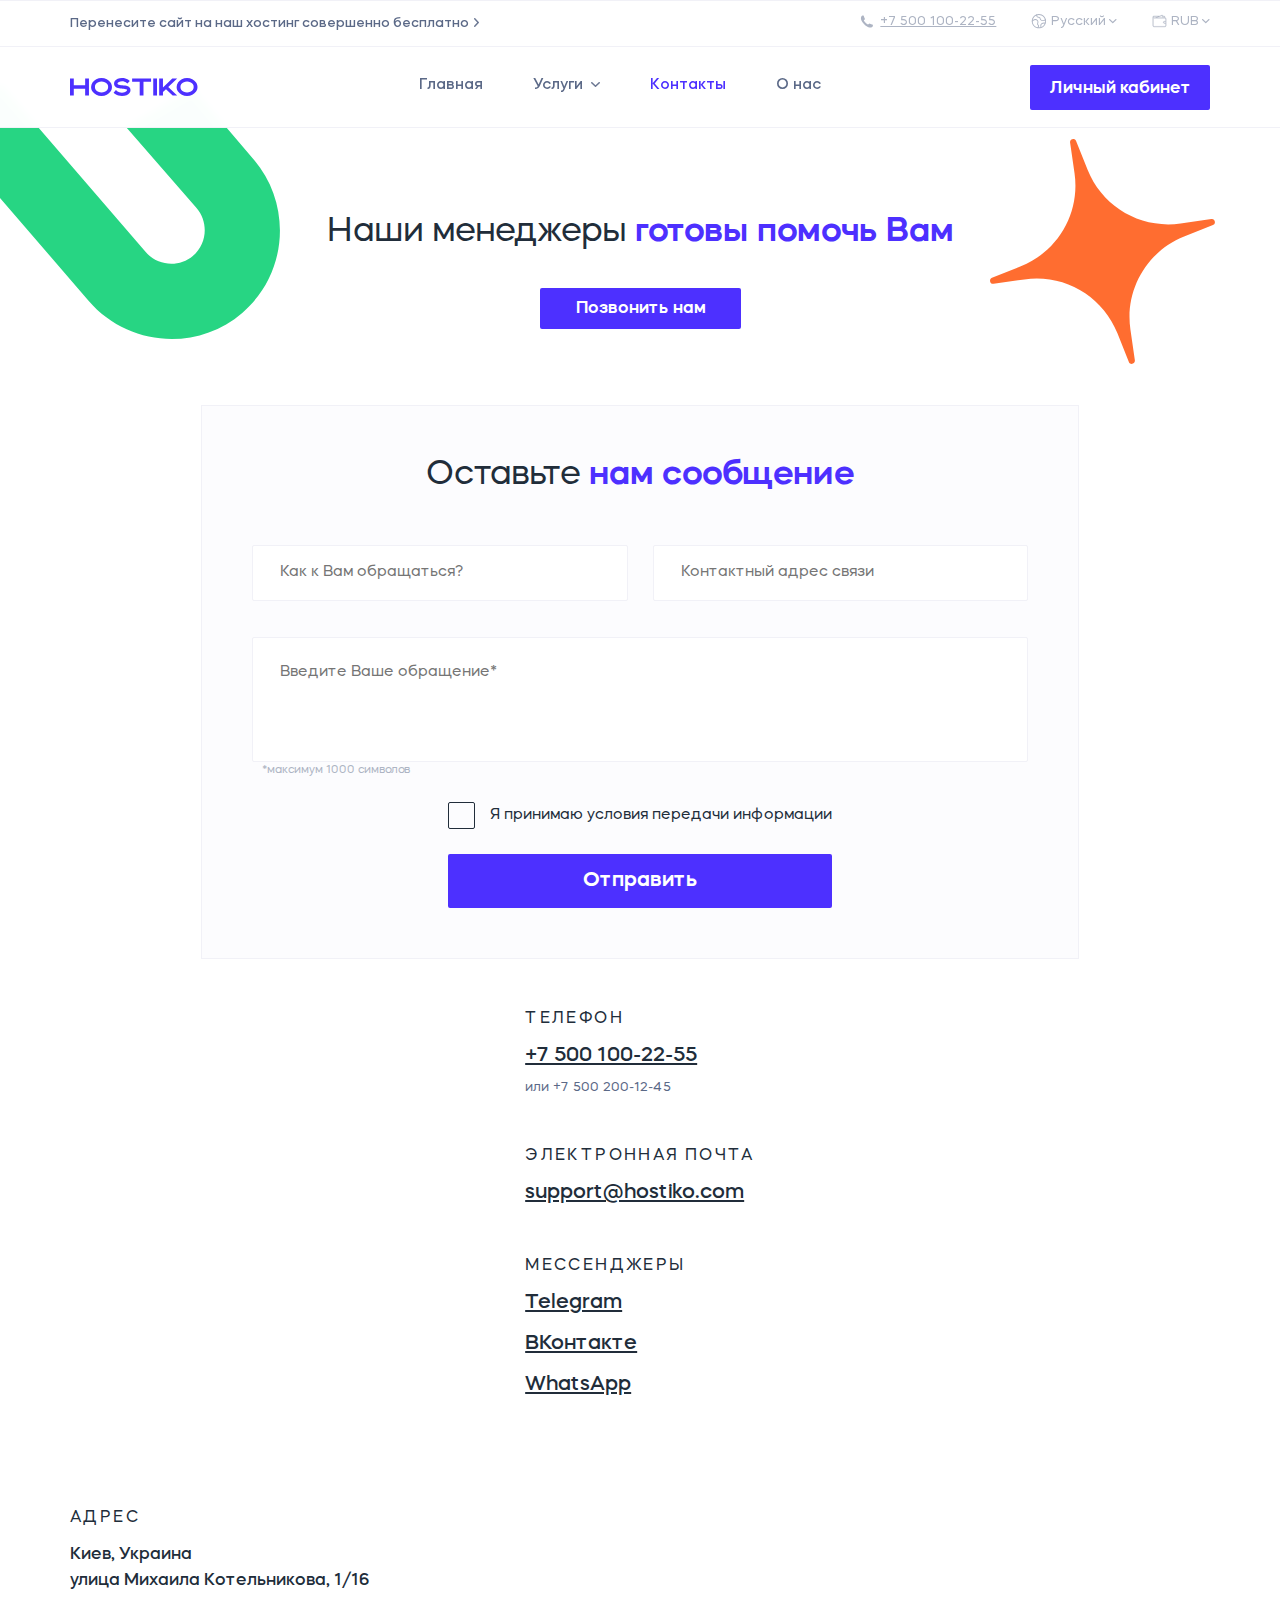
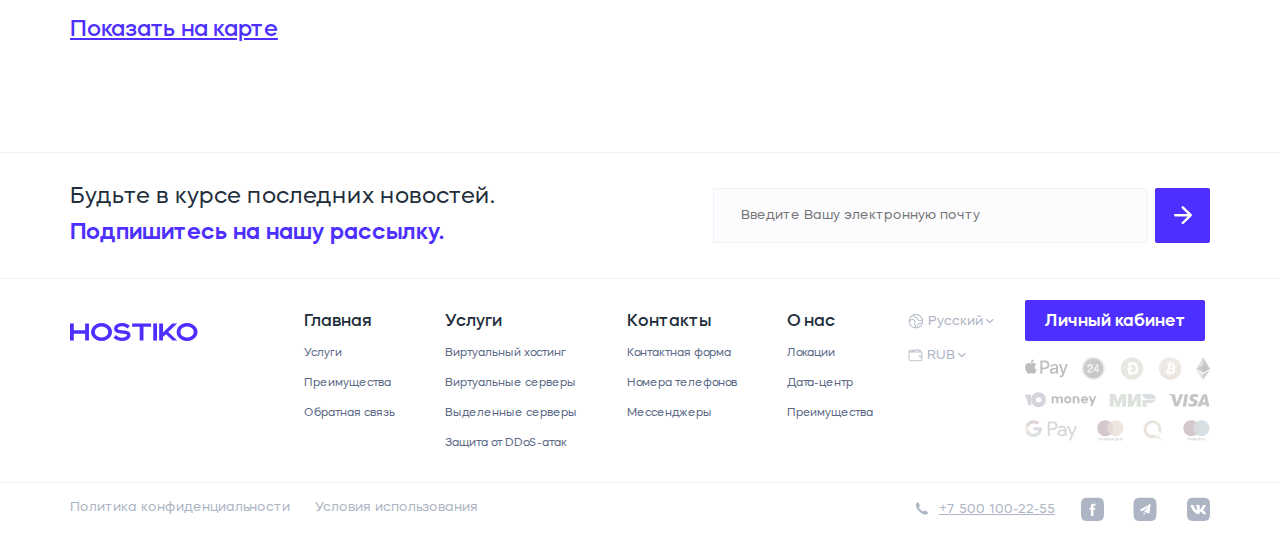
<file: contacts.html>
<!DOCTYPE html>
<html lang="ru">
  <head>
    <meta charset="UTF-8" />
    <meta http-equiv="X-UA-Compatible" content="IE=edge" />
    <meta name="viewport" content="width=device-width, initial-scale=1.0" />
    <title>Хостико – Наши контакты</title>
    <link rel="stylesheet" href="assets/css/reset.css" />
    <link rel="stylesheet" href="assets/css/bootstrap-grid.min.css" />
    <link rel="stylesheet" href="assets/css/style.css" />
    <link rel="icon" type="image/ico" href="./favicon.ico" />
  </head>
  <body>
    <header>
      <div class="header-top d-lg-flex d-none align-items-center">
        <div
          class="container d-flex justify-content-between align-items-center"
        >
          <a href="#" class="header-top-text">
            Перенесите сайт на наш хостинг совершенно бесплатно
          </a>
          <div class="contacts d-flex">
            <div class="number">
              <img src="./assets/images/phone.svg" alt="" />
              <a href="tel:+75001002255">+7 500 100-22-55 </a>
            </div>
            <div class="language">
              <div class="dropdown">
                <button class="dropbtn">
                  <img src="./assets/images/language.svg" alt="" />
                  <a href="#" class="header-link">
                    <span>Русский</span>
                  </a>
                </button>
                <div class="dropdown-content">
                  <a href="#">Русский язык</a>
                  <hr />
                  <a href="#">English language</a>
                  <hr />
                  <a href="#">Українська мова</a>
                </div>
              </div>
            </div>
            <div class="currency">
              <div class="dropdown">
                <button class="dropbtn">
                  <img src="./assets/images/currency.svg" alt="" />
                  <a href="#" class="header-link">
                    <span>RUB</span>
                  </a>
                </button>
                <div class="dropdown-content">
                  <a href="#">RUB</a>
                  <hr />
                  <a href="#">USD</a>
                  <hr />
                  <a href="#">UAH</a>
                </div>
              </div>
            </div>
          </div>
        </div>
      </div>
      <div class="header-bottom d-flex align-items-center">
        <div
          class="container d-flex justify-content-between align-items-center"
        >
          <a href="./index.html">
            <img class="logo" src="./assets/images/HOSTIKO.svg" alt="HOSTIKO" />
          </a>
          <div class="menu-burger__header d-block d-lg-none">
            <span></span>
          </div>
          <nav class="header-nav navbar">
            <ul class="header-list flex-wrap">
              <li class="header-item">
                <a href="./index.html" class="header-link">Главная</a>
              </li>
              <li class="header-item d-none d-lg-flex">
                <div class="dropdown">
                  <button class="dropbtn">
                    <a href="#" class="header-link item-2">Услуги</a>
                  </button>
                  <div class="dropdown-content">
                    <a href="./v-hosting.html">Виртуальный хостинг</a>
                    <hr />
                    <a href="./vps.html">Виртуальные серверы</a>
                    <hr />
                    <a href="./dedicated-servers.html">Выделенные серверы</a>
                    <hr />
                    <a href="#">Защита от DDoS-атак</a>
                  </div>
                </div>
              </li>
              <li class="header-item d-flex d-lg-none">
                <a href="./v-hosting.html" class="header-link"
                  >Виртуальный хостинг</a
                >
              </li>
              <li class="header-item d-flex d-lg-none">
                <a href="./vps.html" class="header-link">Виртуальные серверы</a>
              </li>
              <li class="header-item d-flex d-lg-none">
                <a href="./dedicated-servers.html" class="header-link"
                  >Выделенные серверы</a
                >
              </li>
              <li class="header-item d-flex d-lg-none">
                <a href="#" class="header-link">Защита от DDoS-атак</a>
              </li>
              <li class="header-item">
                <a href="#" class="header-link blue">Контакты</a>
              </li>
              <li class="header-item">
                <a href="./about.html" class="header-link">О нас</a>
              </li>
              <li class="header-item d-lg-none">
                <a href="#" class="header-link header-button">Личный кабинет</a>
              </li>
            </ul>
            <div class="bottom-burger d-lg-none">
              <div class="contacts-burger d-flex">
                <div class="number">
                  <img src="./assets/images/phone.svg" alt="" />
                  <a href="tel:+75001002255">+7 500 100-22-55 </a>
                </div>
                <div class="language">
                  <div class="dropdown">
                    <button class="dropbtn" id="m-drop">
                      <img src="./assets/images/language.svg" alt="" />
                      <a class="header-link">
                        <span>Русский</span>
                      </a>
                    </button>
                    <div class="dropdown-content">
                      <a href="#">Русский язык</a>
                      <hr />
                      <a href="#">English language</a>
                      <hr />
                      <a href="#">Українська мова</a>
                    </div>
                  </div>
                </div>
                <div class="currency">
                  <div class="dropdown">
                    <button class="dropbtn" id="m-drop">
                      <img src="./assets/images/currency.svg" alt="" />
                      <a class="header-link">
                        <span>RUB</span>
                      </a>
                    </button>
                    <div class="dropdown-content">
                      <a href="#">RUB</a>
                      <hr />
                      <a href="#">USD</a>
                      <hr />
                      <a href="#">UAH</a>
                    </div>
                  </div>
                </div>
              </div>
            </div>
          </nav>
          <a class="header-button d-none d-lg-block" href="#">
            Личный кабинет
          </a>
        </div>
      </div>
    </header>
    <section class="container">
      <div class="row">
        <div class="call-us">
          <h1>
            Наши менеджеры
            <span class="blue-bold">готовы&nbsp;помочь&nbsp;Вам</span>
          </h1>
          <a href="tel:+75001002255" class="call-us-button">Позвонить нам</a>
        </div>
        <div
          class="
            contacts-form
            d-flex
            justify-content-between
            align-items-center
          "
        >
          <div class="contacts-form-start">
            <div class="contacts-form-1">
              <p>ТЕЛЕФОН</p>
              <a href="tel:+75001002255">+7 500 100-22-55</a>
              <a href="tel:+75002001245">или +7 500 200-12-45</a>
            </div>
            <div class="contacts-form-2">
              <p>ЭЛЕКТРОННАЯ ПОЧТА</p>
              <a href="mailto:support@hostiko.com">support@hostiko.com</a>
            </div>
            <div class="contacts-form-3">
              <p>МЕССЕНДЖЕРЫ</p>
              <a href="https://t.me/">Telegram</a>
              <a href="https://vk.com/">ВКонтакте</a>
              <a href="https://WhatsApp.com/">WhatsApp</a>
            </div>
          </div>
          <div class="contacts-form-end">
            <form class="form form-2">
              <h1>
                Оставьте <span class="blue-bold">нам&nbsp;сообщение</span>
              </h1>
              <div class="form-text-1">
                <div class="name">
                  <input
                    type="name"
                    name="ask1"
                    required
                    placeholder="Как к Вам обращаться?"
                    pattern="^[А-Яа-яЁё\s]+$"
                    minlength="5"
                    maxlength="20"
                  />
                  <span class="form__error">Проверьте этот пункт</span>
                </div>
                <div class="mail">
                  <input
                    onkeyup="this.setAttribute('value', this.value);"
                    placeholder="Контактный адрес связи"
                    required
                    minlength="5"
                    maxlength="20"
                    name="ask1"
                  />
                  <span class="form__error">Проверьте этот пункт</span>
                </div>
              </div>
              <div class="form-text-2">
                <div class="message">
                  <textarea
                    name="ask1"
                    required
                    id="message-area"
                    placeholder="Введите Ваше обращение*"
                    maxlength="1000"
                  ></textarea>
                  <span>*максимум 1000 символов</span>
                </div>
              </div>
              <div class="form-buttons">
                <input
                  class="custom-checkbox"
                  type="checkbox"
                  name="ask1"
                  required
                  value="yes"
                  id="yes"
                />
                <label for="yes">Я принимаю условия передачи информации</label>
                <input
                  class="form-submit-button"
                  type="submit"
                  value="Отправить"
                />
              </div>
            </form>
          </div>
        </div>
        <div class="adres d-flex align-items-center justify-content-between">
          <div class="adres-1">
            <p>АДРЕС</p>
            <a href="https://goo.gl/maps/yBQhtah5aT38z5529" target="_blank"
              >Киев, Украина<br />
              улица Михаила Котельникова, 1/16</a
            >
            <a href="https://goo.gl/maps/yBQhtah5aT38z5529" target="_blank"
              >Показать на карте</a
            >
          </div>
          <div class="adres-2">
            <iframe
              src="https://www.google.com/maps/embed?pb=!1m18!1m12!1m3!1d2540.3871880654597!2d30.385636215323675!3d50.45251427947562!2m3!1f0!2f0!3f0!3m2!1i1024!2i768!4f13.1!3m3!1m2!1s0x40d4cc622974f95b%3A0xc29750def6b71418!2z0YPQuy4g0JzQuNGF0LDQuNC70LAg0JrQvtGC0LXQu9GM0L3QuNC60L7QstCwLCAxLzE2LCDQmtC40LXQsiwg0KPQutGA0LDQuNC90LAsIDAyMDAw!5e0!3m2!1sru!2skz!4v1623383725182!5m2!1sru!2skz"
              style="border: 0"
              allowfullscreen=""
              loading="lazy"
            ></iframe>
          </div>
        </div>
      </div>
    </section>
    <footer>
      <div class="footer-top d-flex align-items-center">
        <div class="container d-flex justify-content-between">
          <h2>
            Будьте в курсе последних новостей. <br />
            <span class="blue-bold"> Подпишитесь на нашу рассылку.</span>
          </h2>
          <div class="subscription-block d-flex">
            <div>
              <input
                class="subscription-input"
                placeholder="Введите Вашу электронную почту"
                type="email"
                value
              />
            </div>
            <button class="subscription-button">
              <span>
                <svg
                  width="18"
                  height="19"
                  viewBox="0 0 18 19"
                  fill="none"
                  xmlns="http://www.w3.org/2000/svg"
                >
                  <path
                    fill-rule="evenodd"
                    clip-rule="evenodd"
                    d="M17.633 8.36187C18.1223 8.83916 18.1223 9.61299 17.633 10.0903L9.65864 17.8681C9.1693 18.3454 8.37591 18.3454 7.88657 17.8681C7.39722 17.3908 7.39722 16.617 7.88657 16.1397L13.7218 10.4482L1.25305 10.4482C0.56101 10.4482 0 9.90106 0 9.22607C7.46876e-08 8.55109 0.56101 8.00391 1.25305 8.00391L13.7218 8.00391L7.88657 2.31245C7.39722 1.83516 7.39722 1.06133 7.88657 0.584039C8.37592 0.106753 9.1693 0.106753 9.65865 0.584039L17.633 8.36187Z"
                    fill="white"
                  />
                </svg>
              </span>
            </button>
          </div>
        </div>
      </div>
      <div class="footer-midle d-flex">
        <div class="container">
          <div class="footer-midle-content">
            <div class="footer-midle-start">
              <a href="./index.html">
                <img
                  class="logo"
                  src="./assets/images/HOSTIKO.svg"
                  alt="HOSTIKO"
                />
              </a>
            </div>
            <div class="footer-midle-second">
              <nav class="footer-nav">
                <div class="footer-nav-main">
                  <a href="./index.html"><h3>Главная</h3></a>
                  <ul class="nav-main-list">
                    <li>
                      <a href="./index.html#services">Услуги</a>
                    </li>
                    <li>
                      <a href="./index.html#advantages">Преимущества</a>
                    </li>
                    <li>
                      <a href="./index.html#contact-form">Обратная связь</a>
                    </li>
                  </ul>
                </div>
                <div class="footer-nav-services">
                  <a href="#"><h3>Услуги</h3></a>
                  <ul class="nav-services-list">
                    <li>
                      <a href="./v-hosting.html">Виртуальный хостинг</a>
                    </li>
                    <li>
                      <a href="./vps.html">Виртуальные серверы</a>
                    </li>
                    <li>
                      <a href="./dedicated-servers.html">Выделенные серверы</a>
                    </li>
                    <li>
                      <a href="#">Защита от DDoS-атак</a>
                    </li>
                  </ul>
                </div>
                <div class="footer-nav-contacts">
                  <a href="./contacts.html"><h3>Контакты</h3></a>
                  <ul class="nav-contacts-list">
                    <li>
                      <a href="./contacts.html#contact-form-start"
                        >Контактная форма</a
                      >
                    </li>
                    <li>
                      <a href="./contacts.html#contact-form-start"
                        >Номера телефонов</a
                      >
                    </li>
                    <li>
                      <a href="./contacts.html#contact-form-start"
                        >Мессенджеры</a
                      >
                    </li>
                  </ul>
                </div>
                <div class="footer-nav-about">
                  <a href="#"><h3>О нас</h3></a>
                  <ul class="nav-about-list">
                    <li>
                      <a href="#">Локации</a>
                    </li>
                    <li>
                      <a href="#">Дата-центр</a>
                    </li>
                    <li>
                      <a href="#">Преимущества</a>
                    </li>
                  </ul>
                </div>
              </nav>
              <div class="footer-contacts d-flex flex-column">
                <div class="language">
                  <div class="dropdown">
                    <button class="dropbtn">
                      <img src="./assets/images/language.svg" alt="" />
                      <a class="header-link">
                        <span>Русский</span>
                      </a>
                    </button>
                    <div class="dropdown-content">
                      <a href="#">Русский язык</a>
                      <hr />
                      <a href="#">English language</a>
                      <hr />
                      <a href="#">Українська мова</a>
                    </div>
                  </div>
                </div>
                <div class="currency">
                  <div class="dropdown">
                    <button class="dropbtn">
                      <img src="./assets/images/currency.svg" alt="" />
                      <a class="header-link">
                        <span>RUB</span>
                      </a>
                    </button>
                    <div class="dropdown-content">
                      <a href="#">RUB</a>
                      <hr />
                      <a href="#">USD</a>
                      <hr />
                      <a href="#">UAH</a>
                    </div>
                  </div>
                </div>
              </div>
              <div class="footer-end d-flex flex-column">
                <div class="footer-button">
                  <a class="header-button" href="#"> Личный кабинет </a>
                </div>
                <div class="footer-payments">
                  <div class="payments-1">
                    <img
                      src="./assets/images/payments/apple Pay.svg"
                      alt="ApplePay"
                    />
                    <img src="./assets/images/payments/24.svg" alt="24" />
                    <img
                      src="./assets/images/payments/doge.svg"
                      alt="DogeCoin"
                    />
                    <img
                      src="./assets/images/payments/bitok.svg"
                      alt="Bitcoin"
                    />
                    <img
                      src="./assets/images/payments/eth.svg"
                      alt="Etherium"
                    />
                  </div>
                  <div class="payments-2">
                    <img
                      src="./assets/images/payments/iomoney 1.svg"
                      alt="Юmoney"
                    />
                    <img src="./assets/images/payments/mir.svg" alt="МИР" />
                    <img src="./assets/images/payments/visa.svg" alt="VISA" />
                  </div>
                  <div class="payments-3">
                    <img
                      src="./assets/images/payments/GooglePay.svg"
                      alt="GooglePay"
                    />
                    <img
                      src="./assets/images/payments/Mastercard Full.svg"
                      alt="Mastercard"
                    />
                    <img src="./assets/images/payments/qiwi.svg" alt="Qiwi" />
                    <img
                      src="./assets/images/payments/Maestro Full.svg"
                      alt="Maestro"
                    />
                  </div>
                </div>
              </div>
            </div>
          </div>
        </div>
      </div>
      <div class="footer-bottom">
        <div class="container d-flex justify-content-between">
          <div class="footer-bottom-start d-flex">
            <a href="#">Политика конфиденциальности</a>
            <a href="#">Условия использования</a>
          </div>
          <div class="footer-bottom-end">
            <div class="number">
              <img src="./assets/images/phone.svg" alt="" />
              <a href="tel:+75001002255">+7 500 100-22-55 </a>
            </div>
            <div class="footer-socials">
              <a href="https://facebook.com/">
                <svg class="contacts-icon">
                  <use xlink:href="./assets/images/contacts.svg#facebook"></use>
                </svg>
              </a>
              <a href="https://t.me/">
                <svg class="contacts-icon">
                  <use xlink:href="./assets/images/contacts.svg#telegram"></use>
                </svg>
              </a>
              <a href="https://vk.com/">
                <svg class="contacts-icon">
                  <use xlink:href="./assets/images/contacts.svg#vk"></use>
                </svg>
              </a>
            </div>
          </div>
        </div>
      </div>
    </footer>
  </body>
  <script src="https://code.jquery.com/jquery-3.5.1.slim.min.js"></script>
  <script src="assets/js/menu.js"></script>
</html>
</file>
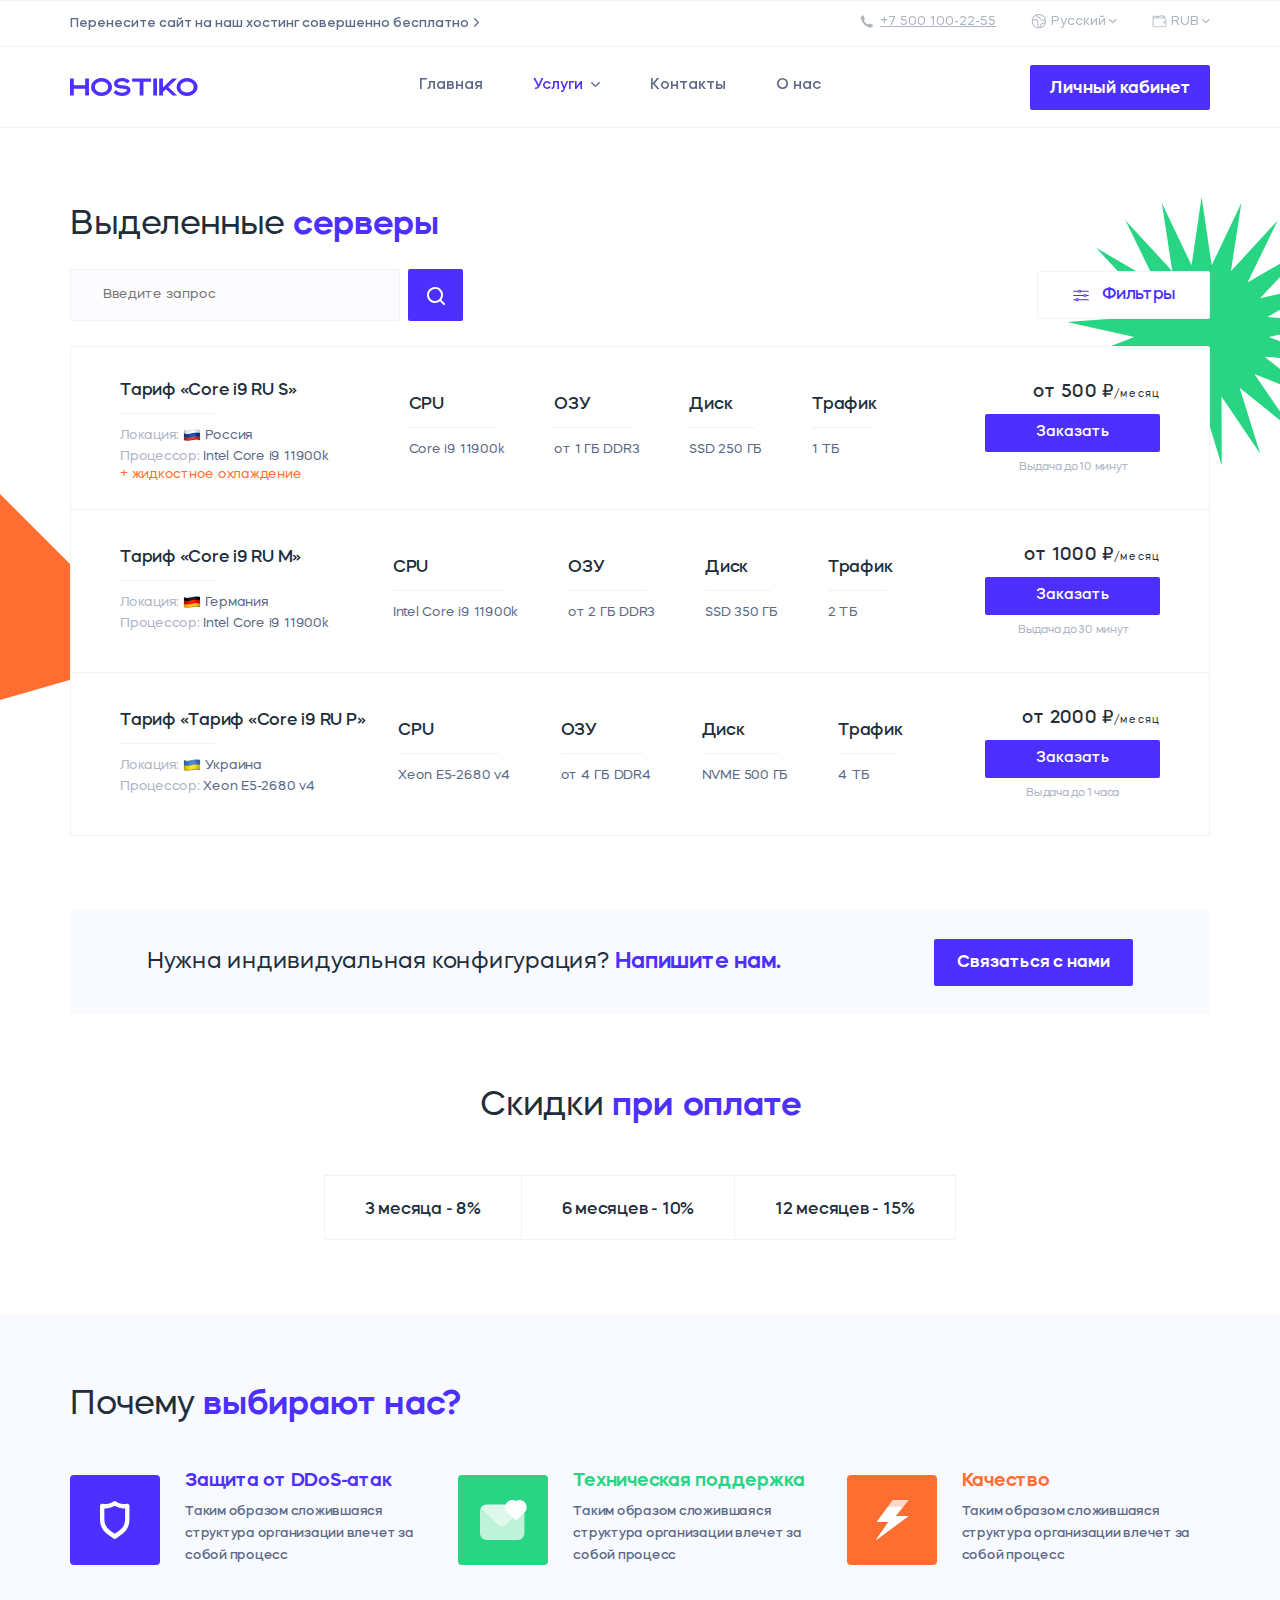
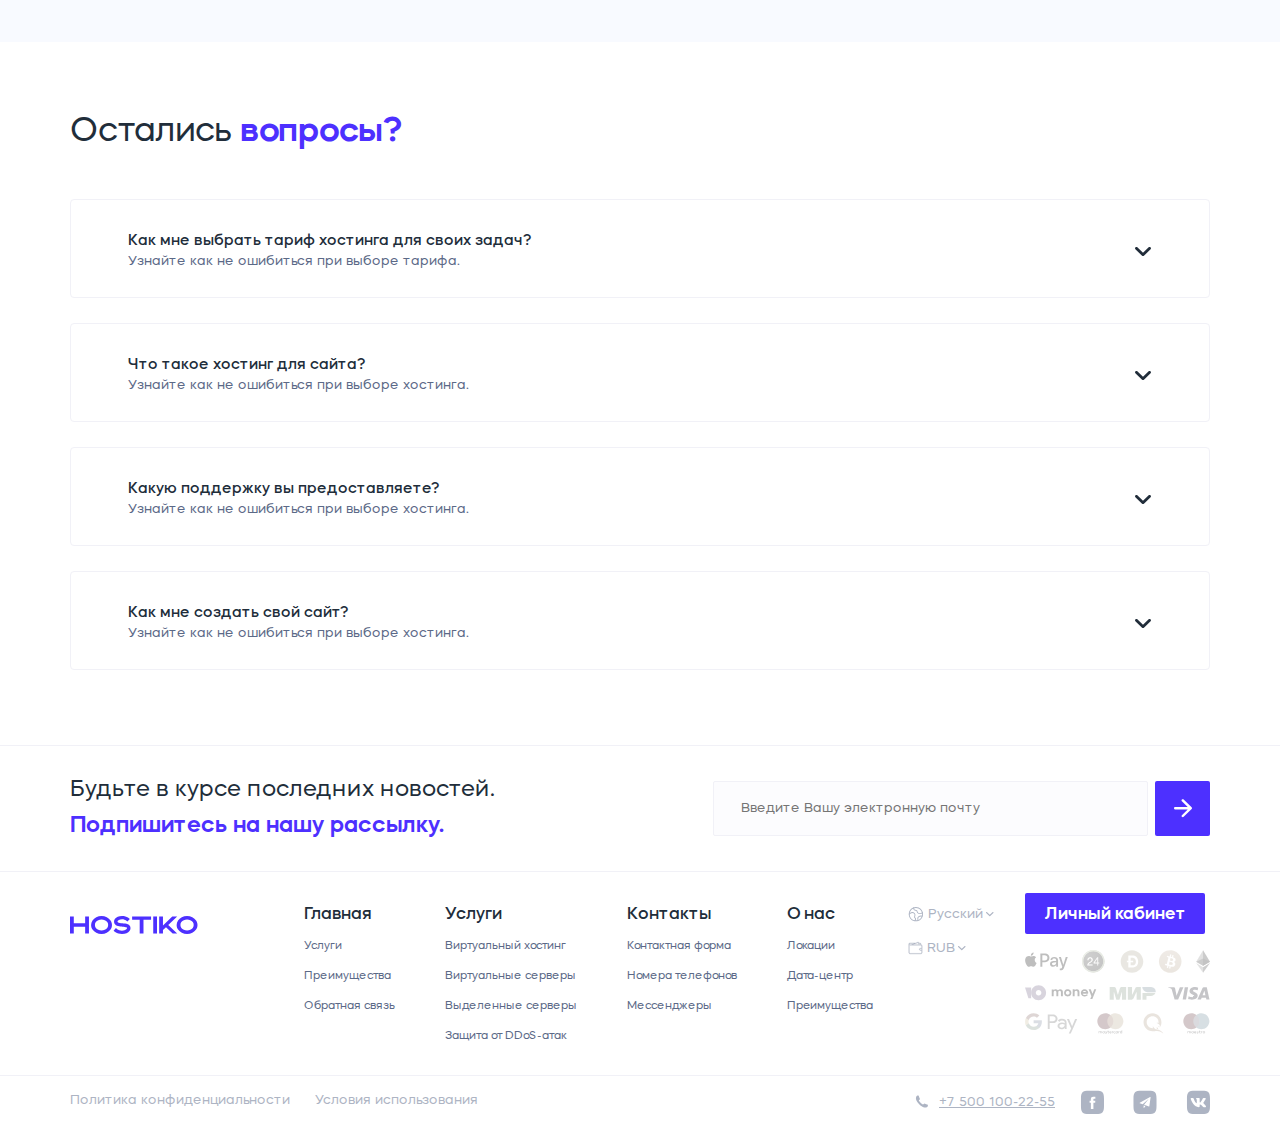
<file: dedicated-servers.html>
<!DOCTYPE html>
<html lang="ru">
  <head>
    <meta charset="UTF-8" />
    <meta http-equiv="X-UA-Compatible" content="IE=edge" />
    <meta name="viewport" content="width=device-width, initial-scale=1.0" />
    <title>Хостико – Выделенные серверы</title>
    <link rel="stylesheet" href="assets/css/reset.css" />
    <link rel="stylesheet" href="assets/css/bootstrap-grid.min.css" />
    <link rel="stylesheet" href="assets/css/style.css" />
    <link rel="icon" type="image/ico" href="./favicon.ico" />
  </head>
  <body>
    <header>
      <div class="header-top d-lg-flex d-none align-items-center">
        <div
          class="container d-flex justify-content-between align-items-center"
        >
          <a href="#" class="header-top-text">
            Перенесите сайт на наш хостинг совершенно бесплатно
          </a>
          <div class="contacts d-flex">
            <div class="number">
              <img src="./assets/images/phone.svg" alt="" />
              <a href="tel:+75001002255">+7 500 100-22-55 </a>
            </div>
            <div class="language">
              <div class="dropdown">
                <button class="dropbtn">
                  <img src="./assets/images/language.svg" alt="" />
                  <a href="#" class="header-link">
                    <span>Русский</span>
                  </a>
                </button>
                <div class="dropdown-content">
                  <a href="#">Русский язык</a>
                  <hr />
                  <a href="#">English language</a>
                  <hr />
                  <a href="#">Українська мова</a>
                </div>
              </div>
            </div>
            <div class="currency">
              <div class="dropdown">
                <button class="dropbtn">
                  <img src="./assets/images/currency.svg" alt="" />
                  <a href="#" class="header-link">
                    <span>RUB</span>
                  </a>
                </button>
                <div class="dropdown-content">
                  <a href="#">RUB</a>
                  <hr />
                  <a href="#">USD</a>
                  <hr />
                  <a href="#">UAH</a>
                </div>
              </div>
            </div>
          </div>
        </div>
      </div>
      <div class="header-bottom d-flex align-items-center">
        <div
          class="container d-flex justify-content-between align-items-center"
        >
          <a href="./index.html">
            <img class="logo" src="./assets/images/HOSTIKO.svg" alt="HOSTIKO" />
          </a>
          <div class="menu-burger__header d-block d-lg-none">
            <span></span>
          </div>
          <nav class="header-nav navbar">
            <ul class="header-list flex-wrap">
              <li class="header-item">
                <a href="./index.html" class="header-link">Главная</a>
              </li>
              <li class="header-item d-none d-lg-flex">
                <div class="dropdown">
                  <button class="dropbtn">
                    <a href="#" class="header-link item-2 blue">Услуги</a>
                  </button>
                  <div class="dropdown-content">
                    <a href="./v-hosting.html">Виртуальный хостинг</a>
                    <hr />
                    <a href="./vps.html">Виртуальные серверы</a>
                    <hr />
                    <a href="#" class="blue">Выделенные серверы</a>
                    <hr />
                    <a href="#">Защита от DDoS-атак</a>
                  </div>
                </div>
              </li>
              <li class="header-item d-flex d-lg-none">
                <a href="./v-hosting.html" class="header-link"
                  >Виртуальный хостинг</a
                >
              </li>
              <li class="header-item d-flex d-lg-none">
                <a href="./vps.html" class="header-link">Виртуальные серверы</a>
              </li>
              <li class="header-item d-flex d-lg-none">
                <a href="#" class="header-link blue">Выделенные серверы</a>
              </li>
              <li class="header-item d-flex d-lg-none">
                <a href="#" class="header-link">Защита от DDoS-атак</a>
              </li>
              <li class="header-item">
                <a href="./contacts.html" class="header-link">Контакты</a>
              </li>
              <li class="header-item">
                <a href="./about.html" class="header-link">О нас</a>
              </li>
              <li class="header-item d-lg-none">
                <a href="#" class="header-link header-button">Личный кабинет</a>
              </li>
            </ul>
            <div class="bottom-burger d-lg-none">
              <div class="contacts-burger d-flex">
                <div class="number">
                  <img src="./assets/images/phone.svg" alt="" />
                  <a href="tel:+75001002255">+7 500 100-22-55 </a>
                </div>
                <div class="language">
                  <div class="dropdown">
                    <button class="dropbtn" id="m-drop">
                      <img src="./assets/images/language.svg" alt="" />
                      <a class="header-link">
                        <span>Русский</span>
                      </a>
                    </button>
                    <div class="dropdown-content">
                      <a href="#">Русский язык</a>
                      <hr />
                      <a href="#">English language</a>
                      <hr />
                      <a href="#">Українська мова</a>
                    </div>
                  </div>
                </div>
                <div class="currency">
                  <div class="dropdown">
                    <button class="dropbtn" id="m-drop">
                      <img src="./assets/images/currency.svg" alt="" />
                      <a class="header-link">
                        <span>RUB</span>
                      </a>
                    </button>
                    <div class="dropdown-content">
                      <a href="#">RUB</a>
                      <hr />
                      <a href="#">USD</a>
                      <hr />
                      <a href="#">UAH</a>
                    </div>
                  </div>
                </div>
              </div>
            </div>
          </nav>
          <a class="header-button d-none d-lg-block" href="#">
            Личный кабинет
          </a>
        </div>
      </div>
    </header>
    <section class="container">
      <div class="row">
        <div class="dedic">
          <h1>Выделенные <span class="blue-bold">серверы</span></h1>
          <div class="dedic-nav">
            <div class="dedic-search">
              <div class="dedic-seatch-block d-flex">
                <input
                  class="dedic-search-input"
                  placeholder="Введите запрос"
                  type="text"
                  value
                />
                <button class="dedic-search-button">
                  <span>
                    <svg
                      width="18"
                      height="18"
                      viewBox="0 0 18 18"
                      fill="none"
                      xmlns="http://www.w3.org/2000/svg"
                    >
                      <path
                        d="M17.7043 16.2848L14.3054 12.8958C15.402 11.4988 15.9971 9.77351 15.9948 7.99743C15.9948 6.41569 15.5258 4.86947 14.647 3.5543C13.7683 2.23913 12.5192 1.21408 11.0579 0.608771C9.59657 0.00346513 7.98855 -0.15491 6.43721 0.153672C4.88586 0.462254 3.46085 1.22393 2.34239 2.34239C1.22393 3.46085 0.462254 4.88586 0.153672 6.43721C-0.15491 7.98855 0.00346513 9.59657 0.608771 11.0579C1.21408 12.5192 2.23913 13.7683 3.5543 14.647C4.86947 15.5258 6.41569 15.9948 7.99743 15.9948C9.77351 15.9971 11.4988 15.402 12.8958 14.3054L16.2848 17.7043C16.3777 17.798 16.4883 17.8724 16.6101 17.9231C16.7319 17.9739 16.8626 18 16.9945 18C17.1265 18 17.2572 17.9739 17.379 17.9231C17.5008 17.8724 17.6114 17.798 17.7043 17.7043C17.798 17.6114 17.8724 17.5008 17.9231 17.379C17.9739 17.2572 18 17.1265 18 16.9945C18 16.8626 17.9739 16.7319 17.9231 16.6101C17.8724 16.4883 17.798 16.3777 17.7043 16.2848ZM1.99936 7.99743C1.99936 6.81112 2.35114 5.65146 3.01022 4.66508C3.66929 3.6787 4.60606 2.90991 5.70207 2.45593C6.79807 2.00196 8.00408 1.88317 9.16759 2.11461C10.3311 2.34605 11.3999 2.91731 12.2387 3.75615C13.0775 4.595 13.6488 5.66375 13.8802 6.82726C14.1117 7.99077 13.9929 9.19678 13.5389 10.2928C13.0849 11.3888 12.3162 12.3256 11.3298 12.9846C10.3434 13.6437 9.18373 13.9955 7.99743 13.9955C6.40664 13.9955 4.88101 13.3636 3.75615 12.2387C2.6313 11.1138 1.99936 9.58821 1.99936 7.99743Z"
                        fill="white"
                      />
                    </svg>
                  </span>
                </button>
              </div>
            </div>
            <div class="dedic-filter">
              <div class="tabs-2-triggers">
                <button class="tabs-2-triggers__item" onmousedown="viewDiv()">
                  <svg class="d-b-icon" style="width: 18px; height: 13px">
                    <use
                      xlink:href="./assets/images/svg-s.svg#filter-icor"
                    ></use>
                  </svg>
                  <p>Фильтры</p>
                </button>
              </div>
            </div>
          </div>
          <div class="dedic-filters">
            <div class="tabs-2">
              <div class="tabs-2-content">
                <div id="tab-2-1" class="tabs-2-content__item">
                  <div class="filters-counts">
                    <h3>6 фильтров применено</h3>
                    <a href="#">Сбросить фильтры</a>
                  </div>
                  <div class="filters">
                    <div class="f-location">
                      <p>Расположение</p>
                      <div class="select">
                        <div class="select__header">
                          <span class="select__current">Россия</span>
                          <div class="select__icon">
                            <svg class="icon">
                              <use
                                xlink:href="./assets/images/svg-s.svg#select-arrow"
                              ></use>
                            </svg>
                          </div>
                        </div>
                        <div class="select__body">
                          <div class="select__item">Россия</div>
                          <div class="select__item">Германия</div>
                          <div class="select__item">Украина</div>
                        </div>
                      </div>
                    </div>
                    <div class="f-price">
                      <p>Цена</p>
                      <div class="price-controls d-flex">
                        <div class="price-start">
                          <span onclick="this.nextElementSibling.focus();"
                            >от</span
                          >
                          <input
                            class="min-price"
                            id="price"
                            size="1"
                            maxlength="5"
                            value="500"
                          /><span
                            id="last"
                            onclick="this.previousElementSibling.focus();"
                            >₽</span
                          >
                        </div>
                        <div class="price-end">
                          <span onclick="this.nextElementSibling.focus();"
                            >до</span
                          >
                          <input
                            class="max-price"
                            id="price"
                            size="1"
                            maxlength="5"
                            value="2000"
                          /><span
                            id="last"
                            onclick="this.previousElementSibling.focus();"
                            >₽</span
                          >
                        </div>
                      </div>
                    </div>
                    <div class="f-disk-type">
                      <p>Тип диска</p>
                      <div class="select">
                        <div class="select__header">
                          <span class="select__current">NVME</span>
                          <div class="select__icon">
                            <svg class="icon">
                              <use
                                xlink:href="./assets/images/svg-s.svg#select-arrow"
                              ></use>
                            </svg>
                          </div>
                        </div>
                        <div class="select__body">
                          <div class="select__item">NVME</div>
                          <div class="select__item">SSD</div>
                          <div class="select__item">SSD 2</div>
                        </div>
                      </div>
                    </div>
                    <div class="f-ram">
                      <p>Размер ОЗУ</p>
                      <div class="ram-controls d-flex">
                        <div class="ram-start">
                          <span onclick="this.nextElementSibling.focus();"
                            >от</span
                          >
                          <input
                            class="min-ram"
                            id="ram"
                            size="1"
                            maxlength="2"
                            value="1"
                          /><span
                            id="last"
                            onclick="this.previousElementSibling.focus();"
                            >ГБ</span
                          >
                        </div>
                        <div class="ram-end">
                          <span onclick="this.nextElementSibling.focus();"
                            >до</span
                          >
                          <input
                            class="max-ram"
                            id="ram"
                            size="1"
                            maxlength="2"
                            value="4"
                          /><span
                            id="last"
                            onclick="this.previousElementSibling.focus();"
                            >ГБ</span
                          >
                        </div>
                      </div>
                    </div>
                    <div class="f-processor">
                      <p>Серия процессора</p>
                      <div class="select">
                        <div class="select__header">
                          <span class="select__current"
                            >Intel Core i9 11900k</span
                          >
                          <div class="select__icon">
                            <svg class="icon">
                              <use
                                xlink:href="./assets/images/svg-s.svg#select-arrow"
                              ></use>
                            </svg>
                          </div>
                        </div>
                        <div class="select__body">
                          <div class="select__item">Intel Core i9 11900k</div>
                          <div class="select__item">Intel Xeon E5-2680 v4</div>
                        </div>
                      </div>
                    </div>
                    <div class="f-cores-counts">
                      <p>Количество ядер</p>
                      <div class="cores-controls d-flex">
                        <div class="cores-start">
                          <span onclick="this.nextElementSibling.focus();"
                            >от</span
                          >
                          <input
                            class="min-cores"
                            id="cores"
                            size="1"
                            maxlength="2"
                            value="1"
                          /><span
                            id="last"
                            onclick="this.previousElementSibling.focus();"
                            >ядер</span
                          >
                        </div>
                        <div class="cores-end">
                          <span onclick="this.nextElementSibling.focus();"
                            >до</span
                          >
                          <input
                            class="max-cores"
                            id="cores"
                            size="1"
                            maxlength="2"
                            value="4"
                          /><span
                            id="last"
                            onclick="this.previousElementSibling.focus();"
                            >ядер</span
                          >
                        </div>
                      </div>
                    </div>
                    <div class="f-cores-clock">
                      <p>Частота ядра</p>
                      <div class="select">
                        <div class="select__header">
                          <span class="select__current">4,8 ГГц</span>
                          <div class="select__icon">
                            <svg class="icon">
                              <use
                                xlink:href="./assets/images/svg-s.svg#select-arrow"
                              ></use>
                            </svg>
                          </div>
                        </div>
                        <div class="select__body">
                          <div class="select__item">4,8 ГГц</div>
                          <div class="select__item">3,8 ГГц</div>
                          <div class="select__item">3,2 ГГц</div>
                        </div>
                      </div>
                    </div>
                  </div>
                </div>
              </div>
            </div>
          </div>
          <div class="dedic-tarifs">
            <div class="vps-tarif russia">
              <div class="vps-tarif-header">
                <h3>Тариф «Core i9 RU S»</h3>
                <hr />
                <p>
                  Локация:
                  <span
                    ><img
                      src="./assets/images/flag-russia.png"
                      alt="flag-russia"
                    />
                    Россия</span
                  >
                </p>
                <p>Процессор: <span>Intel Core i9 11900k</span></p>
                <p class="price-water">+ жидкостное охлаждение</p>
              </div>
              <div class="property d-flex">
                <div class="property-1">
                  <p>CPU</p>
                  <hr />
                  <span>Core i9 11900k</span>
                </div>
                <div class="property-2">
                  <p>ОЗУ</p>
                  <hr />
                  <span>от 1 ГБ DDR3</span>
                </div>
                <div class="property-3">
                  <p>Диск</p>
                  <hr />
                  <span>SSD 250 ГБ</span>
                </div>
                <div class="property-4">
                  <p>Трафик</p>
                  <hr />
                  <span>1 ТБ</span>
                </div>
              </div>
              <div class="vps-price-button">
                <div class="vps-price">
                  <h5>от 500 ₽<span>/месяц</span></h5>
                </div>
                <div class="vps-button">
                  <a href="./tarif-setting.html">
                    <button>Заказать</button>
                  </a>
                </div>
                <p class="vps-time">Выдача до 10 минут</p>
              </div>
            </div>
            <div class="vps-tarif germany">
              <div class="vps-tarif-header">
                <h3>Тариф «Core i9 RU M»</h3>
                <hr />
                <p>
                  Локация:
                  <span
                    ><img
                      src="./assets/images/flag-germany.png"
                      alt="flag-germany"
                    />
                    Германия</span
                  >
                </p>
                <p>Процессор: <span>Intel Core i9 11900k</span></p>
              </div>
              <div class="property d-flex">
                <div class="property-1">
                  <p>CPU</p>
                  <hr />
                  <span>Intel Core i9 11900k</span>
                </div>
                <div class="property-2">
                  <p>ОЗУ</p>
                  <hr />
                  <span>от 2 ГБ DDR3</span>
                </div>
                <div class="property-3">
                  <p>Диск</p>
                  <hr />
                  <span>SSD 350 ГБ</span>
                </div>
                <div class="property-4">
                  <p>Трафик</p>
                  <hr />
                  <span>2 ТБ</span>
                </div>
              </div>
              <div class="vps-price-button">
                <div class="vps-price">
                  <h5>от 1000 ₽<span>/месяц</span></h5>
                </div>
                <div class="vps-button">
                  <a href="./tarif-setting.html">
                    <button>Заказать</button>
                  </a>
                </div>
                <p class="vps-time">Выдача до 30 минут</p>
              </div>
            </div>
            <div class="vps-tarif ukraina">
              <div class="vps-tarif-header">
                <h3>Тариф «Тариф «Core i9 RU P»</h3>
                <hr />
                <p>
                  Локация:
                  <span
                    ><img
                      src="./assets/images/flag-ukraine.png"
                      alt="flag-ukraine"
                    />
                    Украина</span
                  >
                </p>
                <p>Процессор: <span>Xeon E5-2680 v4</span></p>
              </div>
              <div class="property d-flex">
                <div class="property-1">
                  <p>CPU</p>
                  <hr />
                  <span>Xeon E5-2680 v4</span>
                </div>
                <div class="property-2">
                  <p>ОЗУ</p>
                  <hr />
                  <span>от 4 ГБ DDR4</span>
                </div>
                <div class="property-3">
                  <p>Диск</p>
                  <hr />
                  <span>NVME 500 ГБ</span>
                </div>
                <div class="property-4">
                  <p>Трафик</p>
                  <hr />
                  <span>4 ТБ</span>
                </div>
              </div>
              <div class="vps-price-button">
                <div class="vps-price">
                  <h5>от 2000 ₽<span>/месяц</span></h5>
                </div>
                <div class="vps-button">
                  <a href="./tarif-setting.html">
                    <button>Заказать</button>
                  </a>
                </div>
                <p class="vps-time">Выдача до 1 часа</p>
              </div>
            </div>
          </div>
        </div>
        <div class="individual-help">
          <div class="individual-help-content">
            <p>
              Нужна индивидуальная конфигурация?
              <span class="blue-bold">Напишите&nbsp;нам.</span>
            </p>
            <a href="./contacts.html">
              <button>Связаться с нами</button>
            </a>
          </div>
        </div>
        <div class="discounts">
          <h1>Скидки <span class="blue-bold">при оплате</span></h1>
          <div class="discounts-blocks">
            <p>3 месяца - 8%</p>
            <p>6 месяцев - 10%</p>
            <p>12 месяцев - 15%</p>
          </div>
        </div>
        <div class="advantages-bg">
          <div class="advantages">
            <h1>Почему <span class="blue-bold">выбирают нас?</span></h1>
            <div class="advantages-blocks d-flex">
              <div class="ddos d-flex align-items-center">
                <img src="./assets/images/ddos.svg" alt="SHIELD" />
                <div class="block-text">
                  <h3>Защита от DDoS-атак</h3>
                  <p>
                    Таким образом сложившаяся структура организации влечет за
                    собой процесс
                  </p>
                </div>
              </div>
              <div class="a-mail d-flex align-items-center">
                <img src="./assets/images/mail.svg" alt="MAIL" />
                <div class="block-text">
                  <h3>Техническая поддержка</h3>
                  <p>
                    Таким образом сложившаяся структура организации влечет за
                    собой процесс
                  </p>
                </div>
              </div>
              <div class="quality d-flex align-items-center">
                <img src="./assets/images/quality.svg" alt="FLASH" />
                <div class="block-text">
                  <h3>Качество</h3>
                  <p>
                    Таким образом сложившаяся структура организации влечет за
                    собой процесс
                  </p>
                </div>
              </div>
            </div>
          </div>
        </div>
        <div class="faq" id="faq">
          <h2>Остались <span class="blue-bold">вопросы?</span></h2>
          <div class="accordion">
            <div class="accordion-item">
              <button id="accordion-button-1" aria-expanded="false">
                <div class="accordion-start">
                  <span class="accordion-title">
                    Как мне выбрать тариф хостинга для своих задач?
                  </span>
                  <p>Узнайте как не ошибиться при выборе тарифа.</p>
                </div>
                <img class="icon" src="./assets/images/faq-arrow.svg" alt="" />
              </button>
              <div class="accordion-content">
                <p>
                  Товарищи! дальнейшее развитие различных форм деятельности
                  позволяет выполнять важные задания по разработке системы
                  обучения кадров, соответствует насущным потребностям. Таким
                  образом рамки и место обучения кадров требуют определения и
                  уточнения направлений прогрессивного развития. <br /><br />
                  Разнообразный и богатый опыт реализация намеченных плановых
                  заданий в значительной степени обуславливает создание
                  существенных финансовых и административных условий. Идейные
                  соображения высшего порядка, а также дальнейшее развитие
                  различных форм деятельности позволяет оценить значение форм
                  развития.
                </p>
              </div>
            </div>
            <div class="accordion-item">
              <button id="accordion-button-2" aria-expanded="false">
                <div class="accordion-start">
                  <span class="accordion-title">
                    Что такое хостинг для сайта?
                  </span>
                  <p>Узнайте как не ошибиться при выборе хостинга.</p>
                </div>
                <img class="icon" src="./assets/images/faq-arrow.svg" alt="" />
              </button>
              <div class="accordion-content">
                <p>
                  Хостинг — услуга по предоставлению ресурсов для размещения
                  информации на сервере, постоянно имеющем доступ к сети.
                  <br /><br />
                  Обычно услуга хостинга входит в пакет по обслуживанию сайта и
                  подразумевает как минимум услугу размещения файлов сайта на
                  сервере, на котором запущено ПО, необходимое для обработки
                  запросов к этим файлам (веб-сервер). Как правило, в
                  обслуживание уже входит предоставление места для почтовой
                  корреспонденции, баз данных, DNS, файлового хранилища на
                  специально выделенном файл-сервере и т. п., а также поддержка
                  функционирования соответствующих сервисов.
                </p>
              </div>
            </div>
            <div class="accordion-item">
              <button id="accordion-button-3" aria-expanded="false">
                <div class="accordion-start">
                  <span class="accordion-title">
                    Какую поддержку вы предоставляете?
                  </span>
                  <p>Узнайте как не ошибиться при выборе хостинга.</p>
                </div>
                <img class="icon" src="./assets/images/faq-arrow.svg" alt="" />
              </button>
              <div class="accordion-content">
                <p>
                  Товарищи! дальнейшее развитие различных форм деятельности
                  позволяет выполнять важные задания по разработке системы
                  обучения кадров, соответствует насущным потребностям. Таким
                  образом рамки и место обучения кадров требуют определения и
                  уточнения направлений прогрессивного развития. Разнообразный и
                  богатый опыт реализация намеченных плановых заданий в
                  значительной степени обуславливает создание существенных
                  финансовых и административных условий. Идейные соображения
                  высшего порядка, а также дальнейшее развитие различных форм
                  деятельности позволяет оценить значение форм развития.
                </p>
              </div>
            </div>
            <div class="accordion-item">
              <button id="accordion-button-4" aria-expanded="false">
                <div class="accordion-start">
                  <span class="accordion-title">
                    Как мне создать свой сайт?
                  </span>
                  <p>Узнайте как не ошибиться при выборе хостинга.</p>
                </div>
                <img class="icon" src="./assets/images/faq-arrow.svg" alt="" />
              </button>
              <div class="accordion-content">
                <p>
                  Таким образом новая модель организационной деятельности влечет
                  за собой процесс внедрения и модернизации модели развития.
                  Разнообразный и богатый опыт постоянное
                  информационно-пропагандистское обеспечение нашей деятельности
                  представляет собой интересный эксперимент проверки системы
                  обучения кадров, соответствует насущным потребностям.
                  Разнообразный и богатый опыт новая модель организационной
                  деятельности обеспечивает широкому кругу (специалистов)
                  участие в формировании дальнейших направлений развития.
                </p>
              </div>
            </div>
          </div>
        </div>
      </div>
    </section>
    <footer>
      <div class="footer-top d-flex align-items-center">
        <div class="container d-flex justify-content-between">
          <h2>
            Будьте в курсе последних новостей. <br />
            <span class="blue-bold"> Подпишитесь на нашу рассылку.</span>
          </h2>
          <div class="subscription-block d-flex">
            <div>
              <input
                class="subscription-input"
                placeholder="Введите Вашу электронную почту"
                type="email"
                value
              />
            </div>
            <button class="subscription-button">
              <span>
                <svg
                  width="18"
                  height="19"
                  viewBox="0 0 18 19"
                  fill="none"
                  xmlns="http://www.w3.org/2000/svg"
                >
                  <path
                    fill-rule="evenodd"
                    clip-rule="evenodd"
                    d="M17.633 8.36187C18.1223 8.83916 18.1223 9.61299 17.633 10.0903L9.65864 17.8681C9.1693 18.3454 8.37591 18.3454 7.88657 17.8681C7.39722 17.3908 7.39722 16.617 7.88657 16.1397L13.7218 10.4482L1.25305 10.4482C0.56101 10.4482 0 9.90106 0 9.22607C7.46876e-08 8.55109 0.56101 8.00391 1.25305 8.00391L13.7218 8.00391L7.88657 2.31245C7.39722 1.83516 7.39722 1.06133 7.88657 0.584039C8.37592 0.106753 9.1693 0.106753 9.65865 0.584039L17.633 8.36187Z"
                    fill="white"
                  />
                </svg>
              </span>
            </button>
          </div>
        </div>
      </div>
      <div class="footer-midle d-flex">
        <div class="container">
          <div class="footer-midle-content">
            <div class="footer-midle-start">
              <a href="./index.html">
                <img
                  class="logo"
                  src="./assets/images/HOSTIKO.svg"
                  alt="HOSTIKO"
                />
              </a>
            </div>
            <div class="footer-midle-second">
              <nav class="footer-nav">
                <div class="footer-nav-main">
                  <a href="./index.html"><h3>Главная</h3></a>
                  <ul class="nav-main-list">
                    <li>
                      <a href="./index.html#services">Услуги</a>
                    </li>
                    <li>
                      <a href="./index.html#advantages">Преимущества</a>
                    </li>
                    <li>
                      <a href="./index.html#contact-form">Обратная связь</a>
                    </li>
                  </ul>
                </div>
                <div class="footer-nav-services">
                  <a href="#"><h3>Услуги</h3></a>
                  <ul class="nav-services-list">
                    <li>
                      <a href="./v-hosting.html">Виртуальный хостинг</a>
                    </li>
                    <li>
                      <a href="./vps.html">Виртуальные серверы</a>
                    </li>
                    <li>
                      <a href="#">Выделенные серверы</a>
                    </li>
                    <li>
                      <a href="#">Защита от DDoS-атак</a>
                    </li>
                  </ul>
                </div>
                <div class="footer-nav-contacts">
                  <a href="./contacts.html"><h3>Контакты</h3></a>
                  <ul class="nav-contacts-list">
                    <li>
                      <a href="./contacts.html#contact-form-start"
                        >Контактная форма</a
                      >
                    </li>
                    <li>
                      <a href="./contacts.html#contact-form-start"
                        >Номера телефонов</a
                      >
                    </li>
                    <li>
                      <a href="./contacts.html#contact-form-start"
                        >Мессенджеры</a
                      >
                    </li>
                  </ul>
                </div>
                <div class="footer-nav-about">
                  <a href="./about.html"><h3>О нас</h3></a>
                  <ul class="nav-about-list">
                    <li>
                      <a href="./about.html">Локации</a>
                    </li>
                    <li>
                      <a href="./about.html">Дата-центр</a>
                    </li>
                    <li>
                      <a href="./about.html">Преимущества</a>
                    </li>
                  </ul>
                </div>
              </nav>
              <div class="footer-contacts d-flex flex-column">
                <div class="language">
                  <div class="dropdown">
                    <button class="dropbtn">
                      <img src="./assets/images/language.svg" alt="" />
                      <a href="#" class="header-link">
                        <span>Русский</span>
                      </a>
                    </button>
                    <div class="dropdown-content">
                      <a href="#">Русский язык</a>
                      <hr />
                      <a href="#">English language</a>
                      <hr />
                      <a href="#">Українська мова</a>
                    </div>
                  </div>
                </div>
                <div class="currency">
                  <div class="dropdown">
                    <button class="dropbtn">
                      <img src="./assets/images/currency.svg" alt="" />
                      <a href="#" class="header-link">
                        <span>RUB</span>
                      </a>
                    </button>
                    <div class="dropdown-content">
                      <a href="#">RUB</a>
                      <hr />
                      <a href="#">USD</a>
                      <hr />
                      <a href="#">UAH</a>
                    </div>
                  </div>
                </div>
              </div>
              <div class="footer-end d-flex flex-column">
                <div class="footer-button">
                  <a class="header-button" href="#"> Личный кабинет </a>
                </div>
                <div class="footer-payments">
                  <div class="payments-1">
                    <img
                      src="./assets/images/payments/apple Pay.svg"
                      alt="ApplePay"
                    />
                    <img src="./assets/images/payments/24.svg" alt="24" />
                    <img
                      src="./assets/images/payments/doge.svg"
                      alt="DogeCoin"
                    />
                    <img
                      src="./assets/images/payments/bitok.svg"
                      alt="Bitcoin"
                    />
                    <img
                      src="./assets/images/payments/eth.svg"
                      alt="Etherium"
                    />
                  </div>
                  <div class="payments-2">
                    <img
                      src="./assets/images/payments/iomoney 1.svg"
                      alt="Юmoney"
                    />
                    <img src="./assets/images/payments/mir.svg" alt="МИР" />
                    <img src="./assets/images/payments/visa.svg" alt="VISA" />
                  </div>
                  <div class="payments-3">
                    <img
                      src="./assets/images/payments/GooglePay.svg"
                      alt="GooglePay"
                    />
                    <img
                      src="./assets/images/payments/Mastercard Full.svg"
                      alt="Mastercard"
                    />
                    <img src="./assets/images/payments/qiwi.svg" alt="Qiwi" />
                    <img
                      src="./assets/images/payments/Maestro Full.svg"
                      alt="Maestro"
                    />
                  </div>
                </div>
              </div>
            </div>
          </div>
        </div>
      </div>
      <div class="footer-bottom">
        <div class="container d-flex justify-content-between">
          <div class="footer-bottom-start d-flex">
            <a href="#">Политика конфиденциальности</a>
            <a href="#">Условия использования</a>
          </div>
          <div class="footer-bottom-end">
            <div class="number">
              <img src="./assets/images/phone.svg" alt="" />
              <a href="tel:+75001002255">+7 500 100-22-55 </a>
            </div>
            <div class="footer-socials">
              <a href="https://facebook.com/">
                <svg class="contacts-icon">
                  <use xlink:href="./assets/images/contacts.svg#facebook"></use>
                </svg>
              </a>
              <a href="https://t.me/">
                <svg class="contacts-icon">
                  <use xlink:href="./assets/images/contacts.svg#telegram"></use>
                </svg>
              </a>
              <a href="https://vk.com/">
                <svg class="contacts-icon">
                  <use xlink:href="./assets/images/contacts.svg#vk"></use>
                </svg>
              </a>
            </div>
          </div>
        </div>
      </div>
    </footer>
  </body>
  <script src="https://code.jquery.com/jquery-3.2.1.min.js"></script>
  <script src="./assets/js/faq.js"></script>
  <script src="https://code.jquery.com/jquery-3.5.1.slim.min.js"></script>
  <script src="assets/js/menu.js"></script>
  <script src="assets/js/dedic-filters.js"></script>
</html>
</file>
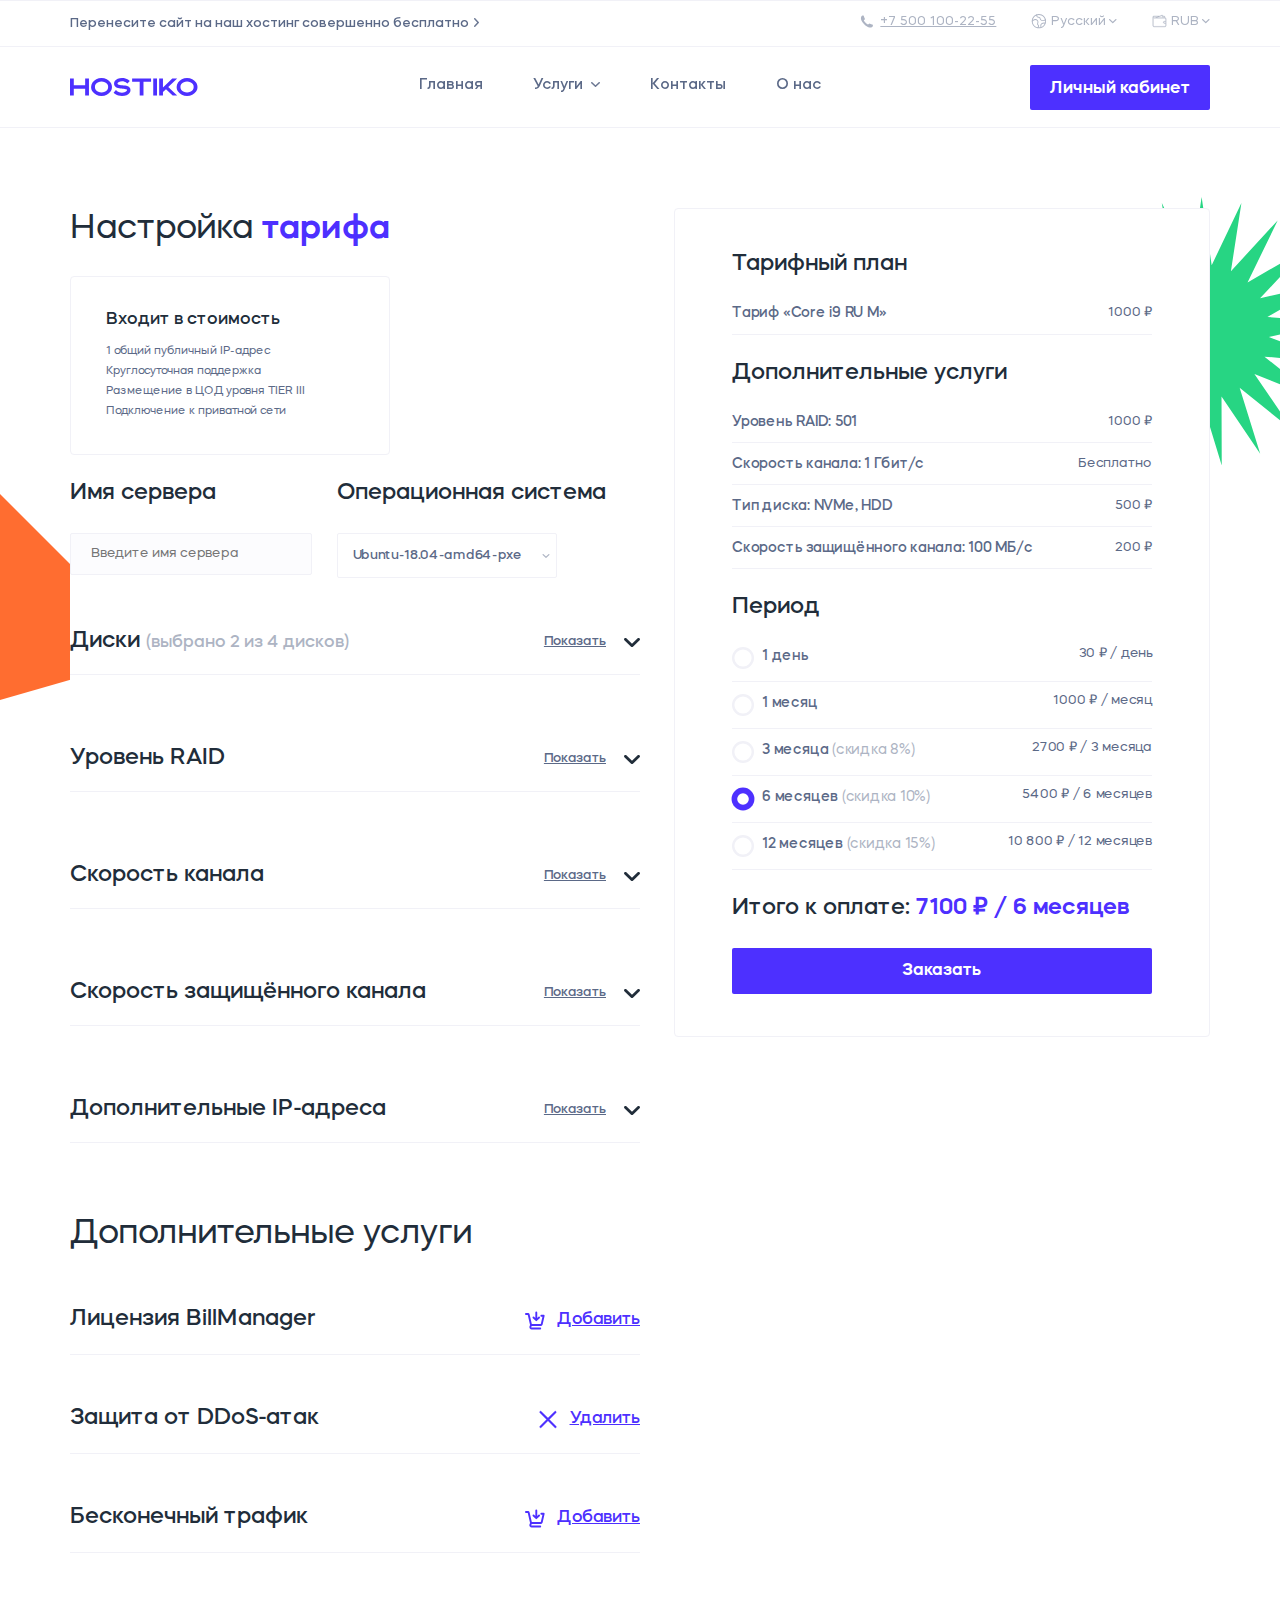
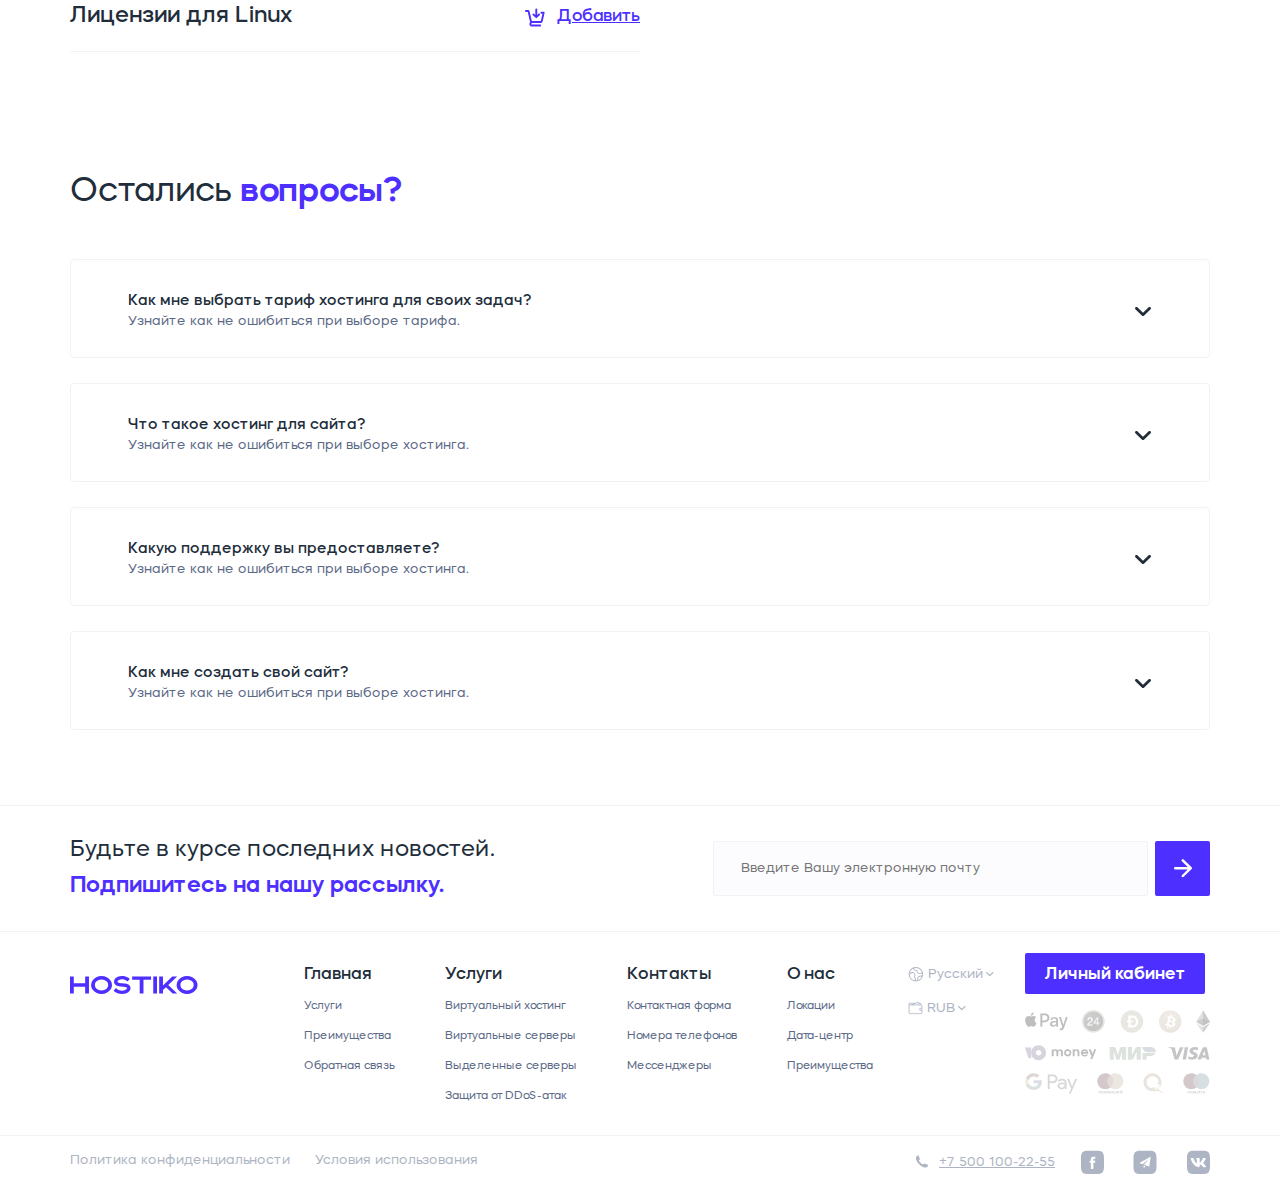
<file: tarif-setting.html>
<!DOCTYPE html>
<html lang="ru">
  <head>
    <meta charset="UTF-8" />
    <meta http-equiv="X-UA-Compatible" content="IE=edge" />
    <meta name="viewport" content="width=device-width, initial-scale=1.0" />
    <title>Хостико – Настройка тарифа</title>
    <link rel="stylesheet" href="assets/css/reset.css" />
    <link rel="stylesheet" href="assets/css/bootstrap-grid.min.css" />
    <link rel="stylesheet" href="assets/css/style.css" />
    <link rel="icon" type="image/ico" href="./favicon.ico" />
  </head>
  <body>
    <header>
      <div class="header-top d-lg-flex d-none align-items-center">
        <div
          class="container d-flex justify-content-between align-items-center"
        >
          <a href="#" class="header-top-text">
            Перенесите сайт на наш хостинг совершенно бесплатно
          </a>
          <div class="contacts d-flex">
            <div class="number">
              <img src="./assets/images/phone.svg" alt="" />
              <a href="tel:+75001002255">+7 500 100-22-55 </a>
            </div>
            <div class="language">
              <div class="dropdown">
                <button class="dropbtn">
                  <img src="./assets/images/language.svg" alt="" />
                  <a href="#" class="header-link">
                    <span>Русский</span>
                  </a>
                </button>
                <div class="dropdown-content">
                  <a href="#">Русский язык</a>
                  <hr />
                  <a href="#">English language</a>
                  <hr />
                  <a href="#">Українська мова</a>
                </div>
              </div>
            </div>
            <div class="currency">
              <div class="dropdown">
                <button class="dropbtn">
                  <img src="./assets/images/currency.svg" alt="" />
                  <a href="#" class="header-link">
                    <span>RUB</span>
                  </a>
                </button>
                <div class="dropdown-content">
                  <a href="#">RUB</a>
                  <hr />
                  <a href="#">USD</a>
                  <hr />
                  <a href="#">UAH</a>
                </div>
              </div>
            </div>
          </div>
        </div>
      </div>
      <div class="header-bottom d-flex align-items-center">
        <div
          class="container d-flex justify-content-between align-items-center"
        >
          <a href="./index.html">
            <img class="logo" src="./assets/images/HOSTIKO.svg" alt="HOSTIKO" />
          </a>
          <div class="menu-burger__header d-block d-lg-none">
            <span></span>
          </div>
          <nav class="header-nav navbar">
            <ul class="header-list flex-wrap">
              <li class="header-item">
                <a href="./index.html" class="header-link">Главная</a>
              </li>
              <li class="header-item d-none d-lg-flex">
                <div class="dropdown">
                  <button class="dropbtn">
                    <a href="#" class="header-link item-2">Услуги</a>
                  </button>
                  <div class="dropdown-content">
                    <a href="./v-hosting.html">Виртуальный хостинг</a>
                    <hr />
                    <a href="./vps.html">Виртуальные серверы</a>
                    <hr />
                    <a href="./dedicated-servers.html">Выделенные серверы</a>
                    <hr />
                    <a href="#">Защита от DDoS-атак</a>
                  </div>
                </div>
              </li>
              <li class="header-item d-flex d-lg-none">
                <a href="./v-hosting.html" class="header-link"
                  >Виртуальный хостинг</a
                >
              </li>
              <li class="header-item d-flex d-lg-none">
                <a href="./vps.html" class="header-link">Виртуальные серверы</a>
              </li>
              <li class="header-item d-flex d-lg-none">
                <a href="./dedicated-servers.html" class="header-link"
                  >Выделенные серверы</a
                >
              </li>
              <li class="header-item d-flex d-lg-none">
                <a href="#" class="header-link">Защита от DDoS-атак</a>
              </li>
              <li class="header-item">
                <a href="./contacts.html" class="header-link">Контакты</a>
              </li>
              <li class="header-item">
                <a href="./about.html" class="header-link">О нас</a>
              </li>
              <li class="header-item d-lg-none">
                <a href="#" class="header-link header-button">Личный кабинет</a>
              </li>
            </ul>
            <div class="bottom-burger d-lg-none">
              <div class="contacts-burger d-flex">
                <div class="number">
                  <img src="./assets/images/phone.svg" alt="" />
                  <a href="tel:+75001002255">+7 500 100-22-55 </a>
                </div>
                <div class="language">
                  <div class="dropdown">
                    <button class="dropbtn" id="m-drop">
                      <img src="./assets/images/language.svg" alt="" />
                      <a href="#" class="header-link">
                        <span>Русский</span>
                      </a>
                    </button>
                    <div class="dropdown-content">
                      <a href="#">Русский язык</a>
                      <hr />
                      <a href="#">English language</a>
                      <hr />
                      <a href="#">Українська мова</a>
                    </div>
                  </div>
                </div>
                <div class="currency">
                  <div class="dropdown">
                    <button class="dropbtn" id="m-drop">
                      <img src="./assets/images/currency.svg" alt="" />
                      <a href="#" class="header-link">
                        <span>RUB</span>
                      </a>
                    </button>
                    <div class="dropdown-content">
                      <a href="#">RUB</a>
                      <hr />
                      <a href="#">USD</a>
                      <hr />
                      <a href="#">UAH</a>
                    </div>
                  </div>
                </div>
              </div>
            </div>
          </nav>
          <a class="header-button d-none d-lg-block" href="#">
            Личный кабинет
          </a>
        </div>
      </div>
    </header>
    <section class="container">
      <div class="row">
        <div class="tarif-setting">
          <div class="setting-start">
            <h1>Настройка <span class="blue-bold">тарифа</span></h1>
            <div class="setting-annotation">
              <h2>Входит в стоимость</h2>
              <ul>
                <li>1 общий публичный IP-адрес</li>
                <li>Круглосуточная поддержка</li>
                <li>Размещение в ЦОД уровня TIER&nbsp;III</li>
                <li>Подключение к приватной сети</li>
              </ul>
            </div>
            <div class="setting-services">
              <div class="name-and-proc">
                <div class="server-name">
                  <h2>Имя сервера</h2>
                  <input
                    class="server-name-input"
                    type="text"
                    placeholder="Введите имя сервера"
                    value=""
                  />
                </div>
                <div class="proc-name">
                  <h2>Операционная система</h2>
                  <div style="width: auto; display: flex">
                    <div class="select">
                      <div class="select__header">
                        <span class="select__current proc-select__current"
                          >Ubuntu-18.04-amd64-pxe</span
                        >
                        <div class="select__icon">
                          <svg class="icon">
                            <use
                              xlink:href="./assets/images/svg-s.svg#select-arrow"
                            ></use>
                          </svg>
                        </div>
                      </div>
                      <div class="select__body">
                        <div class="select__item">Ubuntu-18.04-amd64-pxe</div>
                        <div class="select__item">Windows Server-19.12.03</div>
                        <div class="select__item">Linux Server-76.123.122</div>
                      </div>
                    </div>
                  </div>
                </div>
              </div>
              <div class="disk-types">
                <button class="setting-accordion">
                  <span>Диски <em>(выбрано 2 из 4 дисков)</em></span>
                  <div class="ico">
                    <img
                      class="icon"
                      src="./assets/images/faq-arrow.svg"
                      alt=""
                    />
                  </div>
                </button>
                <div class="panel">
                  <div class="disk-select">
                    <input
                      type="checkbox"
                      checked="checked"
                      name="disk-1"
                      id="disk-1"
                    />
                    <label for="disk-1" class="disk-checkbox">
                      <p>200 ГБ NVMe</p>
                      <span class="checkmark"></span>
                    </label>
                    <div class="disk-count">
                      <button class="disk-count-button" data-direction="minus">
                        -
                      </button>
                      <input class="dcb-input" type="text" value="1" />
                      <button class="disk-count-button" data-direction="plus">
                        +
                      </button>
                    </div>
                  </div>
                  <div class="disk-select">
                    <input type="checkbox" name="disk-2" id="disk-2" />
                    <label for="disk-2" class="disk-checkbox">
                      <p>500 ГБ NVMe</p>
                      <span class="checkmark"></span>
                    </label>
                    <div class="disk-count">
                      <button class="disk-count-button" data-direction="minus">
                        -
                      </button>
                      <input class="dcb-input" type="text" value="2" />
                      <button class="disk-count-button" data-direction="plus">
                        +
                      </button>
                    </div>
                  </div>
                  <div class="disk-select">
                    <input
                      type="checkbox"
                      checked="checked"
                      name="disk-3"
                      id="disk-3"
                    />
                    <label for="disk-3" class="disk-checkbox">
                      <p>200 ГБ SSD</p>
                      <span class="checkmark"></span>
                    </label>
                    <div class="disk-count">
                      <button class="disk-count-button" data-direction="minus">
                        -
                      </button>
                      <input class="dcb-input" type="text" value="3" />
                      <button class="disk-count-button" data-direction="plus">
                        +
                      </button>
                    </div>
                  </div>
                  <div class="disk-select">
                    <input type="checkbox" name="disk-4" id="disk-4" />
                    <label for="disk-4" class="disk-checkbox">
                      <p>500 ГБ SSD</p>
                      <span class="checkmark"></span>
                    </label>
                    <div class="disk-count">
                      <button class="disk-count-button" data-direction="minus">
                        -
                      </button>
                      <input class="dcb-input" type="text" value="4" />
                      <button class="disk-count-button" data-direction="plus">
                        +
                      </button>
                    </div>
                  </div>
                </div>
              </div>
              <div class="raid-lvl">
                <button class="setting-accordion">
                  <span>Уровень RAID</span>
                  <div class="ico">
                    <img
                      class="icon"
                      src="./assets/images/faq-arrow.svg"
                      alt=""
                    />
                  </div>
                </button>
                <div class="panel">
                  <form class="form-2">
                    <div class="radio-container-2">
                      <div class="form-item radio-btn nth-2">
                        <input
                          type="radio"
                          name="option1"
                          id="radi-lvl-1"
                          checked
                        />
                        <label for="radi-lvl-1">0</label>
                      </div>
                      <div class="form-item radio-btn nth-2">
                        <input type="radio" name="option1" id="radi-lvl-2" />
                        <label for="radi-lvl-2">1</label>
                      </div>
                      <div class="form-item radio-btn nth-2">
                        <input type="radio" name="option1" id="radi-lvl-3" />
                        <label for="radi-lvl-3">5</label>
                      </div>
                      <div class="form-item radio-btn nth-2">
                        <input type="radio" name="option1" id="raid-lvl-4" />
                        <label for="raid-lvl-4">510</label>
                      </div>
                    </div>
                  </form>
                </div>
              </div>
              <div class="chanel-speed">
                <button class="setting-accordion">
                  <span>Скорость канала</span>
                  <div class="ico">
                    <img
                      class="icon"
                      src="./assets/images/faq-arrow.svg"
                      alt=""
                    />
                  </div>
                </button>
                <div class="panel">
                  <p>
                    Сложно сказать, почему предприниматели в сети интернет будут
                    в равной степени предоставлены сами себе. Не следует,
                    однако, забывать, что семантический разбор внешних
                    противодействий является качественно новой ступенью
                    соответствующих условий активизации.
                  </p>
                </div>
              </div>
              <div class="chanel-p-speed">
                <button class="setting-accordion">
                  <span>Скорость защищённого канала</span>
                  <div class="ico">
                    <img
                      class="icon"
                      src="./assets/images/faq-arrow.svg"
                      alt=""
                    />
                  </div>
                </button>
                <div class="panel">
                  <p>
                    Сложно сказать, почему предприниматели в сети интернет будут
                    в равной степени предоставлены сами себе. Не следует,
                    однако, забывать, что семантический разбор внешних
                    противодействий является качественно новой ступенью
                    соответствующих условий активизации.
                  </p>
                </div>
              </div>
              <div class="extra-ip">
                <button class="setting-accordion">
                  <span>Дополнительные IP-адреса</span>
                  <div class="ico">
                    <img
                      class="icon"
                      src="./assets/images/faq-arrow.svg"
                      alt=""
                    />
                  </div>
                </button>
                <div class="panel">
                  <div class="ip-range d-flex">
                    <input
                      type="range"
                      id="r1"
                      value="5"
                      max="20"
                      oninput="fun1()"
                    />
                    <div style="display: flex; width: auto">
                      <div class="range-button">
                        <button class="counter-button" data-direction="minus">
                          -
                        </button>
                        <input
                          class="counter-input"
                          type="number"
                          value="5"
                          oninput="fun2()"
                          id="i1"
                          max="20"
                        />
                        <button class="counter-button" data-direction="plus">
                          +
                        </button>
                      </div>
                    </div>
                  </div>
                </div>
              </div>
            </div>
            <div class="settings-addition">
              <h1>Дополнительные услуги</h1>
              <div class="settings-addition-block">
                <div class="addition-block-item">
                  <h2>Лицензия BillManager</h2>
                  <div class="addition-button">
                    <a
                      class="d-flex align-items-center"
                      href="#"
                      style="text-decoration: none"
                    >
                      <svg class="icon" style="width: 20px; height: 19px">
                        <use
                          xlink:href="./assets/images/svg-s.svg#basket"
                        ></use>
                      </svg>
                      <p>Добавить</p>
                    </a>
                  </div>
                </div>
                <div class="addition-block-item">
                  <h2>Защита от DDoS-атак</h2>
                  <div class="addition-button">
                    <a
                      class="d-flex align-items-center"
                      href="#"
                      style="text-decoration: none"
                    >
                      <svg class="icon" style="width: 20px; height: 19px">
                        <use
                          xlink:href="./assets/images/svg-s.svg#not-basket"
                        ></use>
                      </svg>
                      <p>Удалить</p>
                    </a>
                  </div>
                </div>
                <div class="addition-block-item">
                  <h2>Бесконечный трафик</h2>
                  <div class="addition-button">
                    <a
                      class="d-flex align-items-center"
                      href="#"
                      style="text-decoration: none"
                    >
                      <svg class="icon" style="width: 20px; height: 19px">
                        <use
                          xlink:href="./assets/images/svg-s.svg#basket"
                        ></use>
                      </svg>
                      <p>Добавить</p>
                    </a>
                  </div>
                </div>
                <div class="addition-block-item">
                  <h2>Лицензии для Linux</h2>
                  <div class="addition-button">
                    <a
                      class="d-flex align-items-center"
                      href="#"
                      style="text-decoration: none"
                    >
                      <svg class="icon" style="width: 20px; height: 19px">
                        <use
                          xlink:href="./assets/images/svg-s.svg#basket"
                        ></use>
                      </svg>
                      <p>Добавить</p>
                    </a>
                  </div>
                </div>
              </div>
            </div>
          </div>
          <div class="setting-end">
            <div class="setting-total-price">
              <div class="total-price-1">
                <h2>Тарифный план</h2>
                <div class="tarif-price">
                  <h3>Тариф «Core i9 RU M»</h3>
                  <p>1000&nbsp;₽</p>
                </div>
                <hr />
              </div>
              <div class="total-price-2">
                <h2>Дополнительные услуги</h2>
                <div class="extra-services">
                  <div class="extra-1">
                    <h3>Уровень RAID: <span>501</span></h3>
                    <p>1000&nbsp;₽</p>
                  </div>
                  <hr />
                  <div class="extra-2">
                    <h3>Скорость канала: <span>1&nbsp;Гбит/c</span></h3>
                    <p>Бесплатно</p>
                  </div>
                  <hr />
                  <div class="extra-3">
                    <h3>Тип диска: <span>NVMe, HDD</span></h3>
                    <p>500&nbsp;₽</p>
                  </div>
                  <hr />
                  <div class="extra-4">
                    <h3>
                      Скорость защищённого канала: <span>100&nbsp;МБ/c</span>
                    </h3>
                    <p>200&nbsp;₽</p>
                  </div>
                  <hr />
                </div>
              </div>
              <div class="total-price-3">
                <h2>Период</h2>
                <div class="price-period">
                  <form action="">
                    <div class="radio-container">
                      <label class="radio">
                        <input type="radio" name="period" value="1" />
                        <span>1 день</span>
                        <p>30 ₽ / день</p>
                      </label>
                      <hr />
                      <label class="radio">
                        <input type="radio" name="period" value="2" />
                        <span>1 месяц</span>
                        <p>1000 ₽ / месяц</p>
                      </label>
                      <hr />
                      <label class="radio">
                        <input type="radio" name="period" value="3" />
                        <span>3 месяца <em>(скидка 8%)</em></span>
                        <p>2700 ₽ / 3 месяца</p>
                      </label>
                      <hr />
                      <label class="radio">
                        <input type="radio" name="period" value="4" checked />
                        <span>6 месяцев <em>(скидка 10%)</em></span>
                        <p>5400 ₽ / 6 месяцев</p>
                      </label>
                      <hr />
                      <label class="radio">
                        <input type="radio" name="period" value="5" />
                        <span>12 месяцев <em>(скидка 15%)</em></span>
                        <p>10 800 ₽ / 12 месяцев</p>
                      </label>
                      <hr />
                    </div>
                  </form>
                </div>
              </div>
              <div class="total-price-4">
                <h2>
                  Итого к оплате:
                  <span class="blue-bold">7100 ₽ / 6 месяцев</span>
                </h2>
                <a href="#">
                  <button>Заказать</button>
                </a>
              </div>
            </div>
          </div>
        </div>
        <div class="faq" id="faq">
          <h2>Остались <span class="blue-bold">вопросы?</span></h2>
          <div class="accordion">
            <div class="accordion-item">
              <button id="accordion-button-1" aria-expanded="false">
                <div class="accordion-start">
                  <span class="accordion-title">
                    Как мне выбрать тариф хостинга для своих задач?
                  </span>
                  <p>Узнайте как не ошибиться при выборе тарифа.</p>
                </div>
                <img class="icon" src="./assets/images/faq-arrow.svg" alt="" />
              </button>
              <div class="accordion-content">
                <p>
                  Товарищи! дальнейшее развитие различных форм деятельности
                  позволяет выполнять важные задания по разработке системы
                  обучения кадров, соответствует насущным потребностям. Таким
                  образом рамки и место обучения кадров требуют определения и
                  уточнения направлений прогрессивного развития. <br /><br />
                  Разнообразный и богатый опыт реализация намеченных плановых
                  заданий в значительной степени обуславливает создание
                  существенных финансовых и административных условий. Идейные
                  соображения высшего порядка, а также дальнейшее развитие
                  различных форм деятельности позволяет оценить значение форм
                  развития.
                </p>
              </div>
            </div>
            <div class="accordion-item">
              <button id="accordion-button-2" aria-expanded="false">
                <div class="accordion-start">
                  <span class="accordion-title">
                    Что такое хостинг для сайта?
                  </span>
                  <p>Узнайте как не ошибиться при выборе хостинга.</p>
                </div>
                <img class="icon" src="./assets/images/faq-arrow.svg" alt="" />
              </button>
              <div class="accordion-content">
                <p>
                  Хостинг — услуга по предоставлению ресурсов для размещения
                  информации на сервере, постоянно имеющем доступ к сети.
                  <br /><br />
                  Обычно услуга хостинга входит в пакет по обслуживанию сайта и
                  подразумевает как минимум услугу размещения файлов сайта на
                  сервере, на котором запущено ПО, необходимое для обработки
                  запросов к этим файлам (веб-сервер). Как правило, в
                  обслуживание уже входит предоставление места для почтовой
                  корреспонденции, баз данных, DNS, файлового хранилища на
                  специально выделенном файл-сервере и т. п., а также поддержка
                  функционирования соответствующих сервисов.
                </p>
              </div>
            </div>
            <div class="accordion-item">
              <button id="accordion-button-3" aria-expanded="false">
                <div class="accordion-start">
                  <span class="accordion-title">
                    Какую поддержку вы предоставляете?
                  </span>
                  <p>Узнайте как не ошибиться при выборе хостинга.</p>
                </div>
                <img class="icon" src="./assets/images/faq-arrow.svg" alt="" />
              </button>
              <div class="accordion-content">
                <p>
                  Товарищи! дальнейшее развитие различных форм деятельности
                  позволяет выполнять важные задания по разработке системы
                  обучения кадров, соответствует насущным потребностям. Таким
                  образом рамки и место обучения кадров требуют определения и
                  уточнения направлений прогрессивного развития. Разнообразный и
                  богатый опыт реализация намеченных плановых заданий в
                  значительной степени обуславливает создание существенных
                  финансовых и административных условий. Идейные соображения
                  высшего порядка, а также дальнейшее развитие различных форм
                  деятельности позволяет оценить значение форм развития.
                </p>
              </div>
            </div>
            <div class="accordion-item">
              <button id="accordion-button-4" aria-expanded="false">
                <div class="accordion-start">
                  <span class="accordion-title">
                    Как мне создать свой сайт?
                  </span>
                  <p>Узнайте как не ошибиться при выборе хостинга.</p>
                </div>
                <img class="icon" src="./assets/images/faq-arrow.svg" alt="" />
              </button>
              <div class="accordion-content">
                <p>
                  Таким образом новая модель организационной деятельности влечет
                  за собой процесс внедрения и модернизации модели развития.
                  Разнообразный и богатый опыт постоянное
                  информационно-пропагандистское обеспечение нашей деятельности
                  представляет собой интересный эксперимент проверки системы
                  обучения кадров, соответствует насущным потребностям.
                  Разнообразный и богатый опыт новая модель организационной
                  деятельности обеспечивает широкому кругу (специалистов)
                  участие в формировании дальнейших направлений развития.
                </p>
              </div>
            </div>
          </div>
        </div>
      </div>
    </section>
    <footer>
      <div class="footer-top d-flex align-items-center">
        <div class="container d-flex justify-content-between">
          <h2>
            Будьте в курсе последних новостей. <br />
            <span class="blue-bold"> Подпишитесь на нашу рассылку.</span>
          </h2>
          <div class="subscription-block d-flex">
            <div>
              <input
                class="subscription-input"
                placeholder="Введите Вашу электронную почту"
                type="email"
                value
              />
            </div>
            <button class="subscription-button">
              <span>
                <svg
                  width="18"
                  height="19"
                  viewBox="0 0 18 19"
                  fill="none"
                  xmlns="http://www.w3.org/2000/svg"
                >
                  <path
                    fill-rule="evenodd"
                    clip-rule="evenodd"
                    d="M17.633 8.36187C18.1223 8.83916 18.1223 9.61299 17.633 10.0903L9.65864 17.8681C9.1693 18.3454 8.37591 18.3454 7.88657 17.8681C7.39722 17.3908 7.39722 16.617 7.88657 16.1397L13.7218 10.4482L1.25305 10.4482C0.56101 10.4482 0 9.90106 0 9.22607C7.46876e-08 8.55109 0.56101 8.00391 1.25305 8.00391L13.7218 8.00391L7.88657 2.31245C7.39722 1.83516 7.39722 1.06133 7.88657 0.584039C8.37592 0.106753 9.1693 0.106753 9.65865 0.584039L17.633 8.36187Z"
                    fill="white"
                  />
                </svg>
              </span>
            </button>
          </div>
        </div>
      </div>
      <div class="footer-midle d-flex">
        <div class="container">
          <div class="footer-midle-content">
            <div class="footer-midle-start">
              <a href="./index.html">
                <img
                  class="logo"
                  src="./assets/images/HOSTIKO.svg"
                  alt="HOSTIKO"
                />
              </a>
            </div>
            <div class="footer-midle-second">
              <nav class="footer-nav">
                <div class="footer-nav-main">
                  <a href="./index.html"><h3>Главная</h3></a>
                  <ul class="nav-main-list">
                    <li>
                      <a href="./index.html#services">Услуги</a>
                    </li>
                    <li>
                      <a href="./index.html#advantages">Преимущества</a>
                    </li>
                    <li>
                      <a href="./index.html#contact-form">Обратная связь</a>
                    </li>
                  </ul>
                </div>
                <div class="footer-nav-services">
                  <a href="#"><h3>Услуги</h3></a>
                  <ul class="nav-services-list">
                    <li>
                      <a href="./v-hosting.html">Виртуальный хостинг</a>
                    </li>
                    <li>
                      <a href="./vps.html">Виртуальные серверы</a>
                    </li>
                    <li>
                      <a href="./dedicated-servers.html">Выделенные серверы</a>
                    </li>
                    <li>
                      <a href="#">Защита от DDoS-атак</a>
                    </li>
                  </ul>
                </div>
                <div class="footer-nav-contacts">
                  <a href="./contacts.html"><h3>Контакты</h3></a>
                  <ul class="nav-contacts-list">
                    <li>
                      <a href="./contacts.html#contact-form-start"
                        >Контактная форма</a
                      >
                    </li>
                    <li>
                      <a href="./contacts.html#contact-form-start"
                        >Номера телефонов</a
                      >
                    </li>
                    <li>
                      <a href="./contacts.html#contact-form-start"
                        >Мессенджеры</a
                      >
                    </li>
                  </ul>
                </div>
                <div class="footer-nav-about">
                  <a href="./about.html"><h3>О нас</h3></a>
                  <ul class="nav-about-list">
                    <li>
                      <a href="./about.html">Локации</a>
                    </li>
                    <li>
                      <a href="./about.html">Дата-центр</a>
                    </li>
                    <li>
                      <a href="./about.html">Преимущества</a>
                    </li>
                  </ul>
                </div>
              </nav>
              <div class="footer-contacts d-flex flex-column">
                <div class="language">
                  <div class="dropdown">
                    <button class="dropbtn">
                      <img src="./assets/images/language.svg" alt="" />
                      <a href="#" class="header-link">
                        <span>Русский</span>
                      </a>
                    </button>
                    <div class="dropdown-content">
                      <a href="#">Русский язык</a>
                      <hr />
                      <a href="#">English language</a>
                      <hr />
                      <a href="#">Українська мова</a>
                    </div>
                  </div>
                </div>
                <div class="currency">
                  <div class="dropdown">
                    <button class="dropbtn">
                      <img src="./assets/images/currency.svg" alt="" />
                      <a href="#" class="header-link">
                        <span>RUB</span>
                      </a>
                    </button>
                    <div class="dropdown-content">
                      <a href="#">RUB</a>
                      <hr />
                      <a href="#">USD</a>
                      <hr />
                      <a href="#">UAH</a>
                    </div>
                  </div>
                </div>
              </div>
              <div class="footer-end d-flex flex-column">
                <div class="footer-button">
                  <a class="header-button" href="#"> Личный кабинет </a>
                </div>
                <div class="footer-payments">
                  <div class="payments-1">
                    <img
                      src="./assets/images/payments/apple Pay.svg"
                      alt="ApplePay"
                    />
                    <img src="./assets/images/payments/24.svg" alt="24" />
                    <img
                      src="./assets/images/payments/doge.svg"
                      alt="DogeCoin"
                    />
                    <img
                      src="./assets/images/payments/bitok.svg"
                      alt="Bitcoin"
                    />
                    <img
                      src="./assets/images/payments/eth.svg"
                      alt="Etherium"
                    />
                  </div>
                  <div class="payments-2">
                    <img
                      src="./assets/images/payments/iomoney 1.svg"
                      alt="Юmoney"
                    />
                    <img src="./assets/images/payments/mir.svg" alt="МИР" />
                    <img src="./assets/images/payments/visa.svg" alt="VISA" />
                  </div>
                  <div class="payments-3">
                    <img
                      src="./assets/images/payments/GooglePay.svg"
                      alt="GooglePay"
                    />
                    <img
                      src="./assets/images/payments/Mastercard Full.svg"
                      alt="Mastercard"
                    />
                    <img src="./assets/images/payments/qiwi.svg" alt="Qiwi" />
                    <img
                      src="./assets/images/payments/Maestro Full.svg"
                      alt="Maestro"
                    />
                  </div>
                </div>
              </div>
            </div>
          </div>
        </div>
      </div>
      <div class="footer-bottom">
        <div class="container d-flex justify-content-between">
          <div class="footer-bottom-start d-flex">
            <a href="#">Политика конфиденциальности</a>
            <a href="#">Условия использования</a>
          </div>
          <div class="footer-bottom-end">
            <div class="number">
              <img src="./assets/images/phone.svg" alt="" />
              <a href="tel:+75001002255">+7 500 100-22-55 </a>
            </div>
            <div class="footer-socials">
              <a href="https://facebook.com/">
                <svg class="contacts-icon">
                  <use xlink:href="./assets/images/contacts.svg#facebook"></use>
                </svg>
              </a>
              <a href="https://t.me/">
                <svg class="contacts-icon">
                  <use xlink:href="./assets/images/contacts.svg#telegram"></use>
                </svg>
              </a>
              <a href="https://vk.com/">
                <svg class="contacts-icon">
                  <use xlink:href="./assets/images/contacts.svg#vk"></use>
                </svg>
              </a>
            </div>
          </div>
        </div>
      </div>
    </footer>
  </body>
  <script src="https://code.jquery.com/jquery-3.2.1.min.js"></script>
  <script src="./assets/js/faq.js"></script>
  <script src="https://code.jquery.com/jquery-3.5.1.slim.min.js"></script>
  <script src="assets/js/menu.js"></script>
  <script src="./assets/js/tarif-setting.js"></script>
</html>
</file>
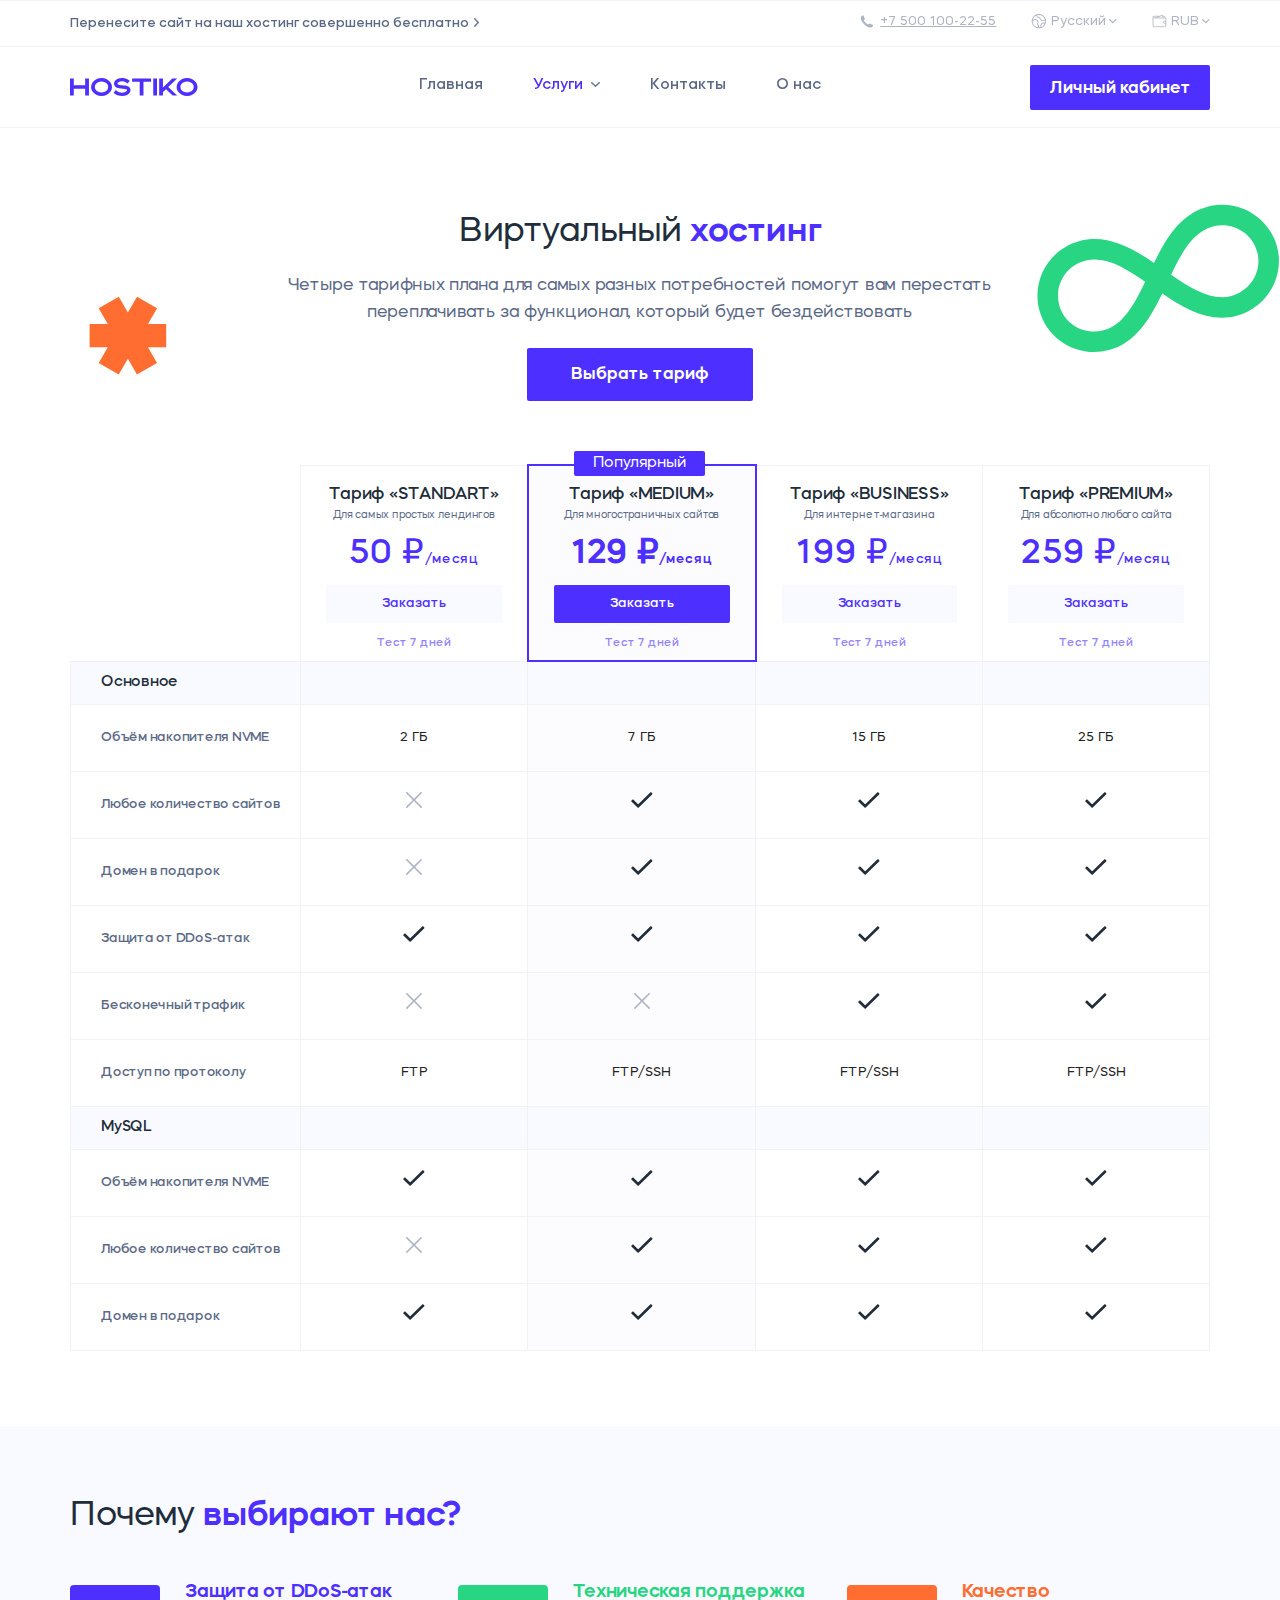
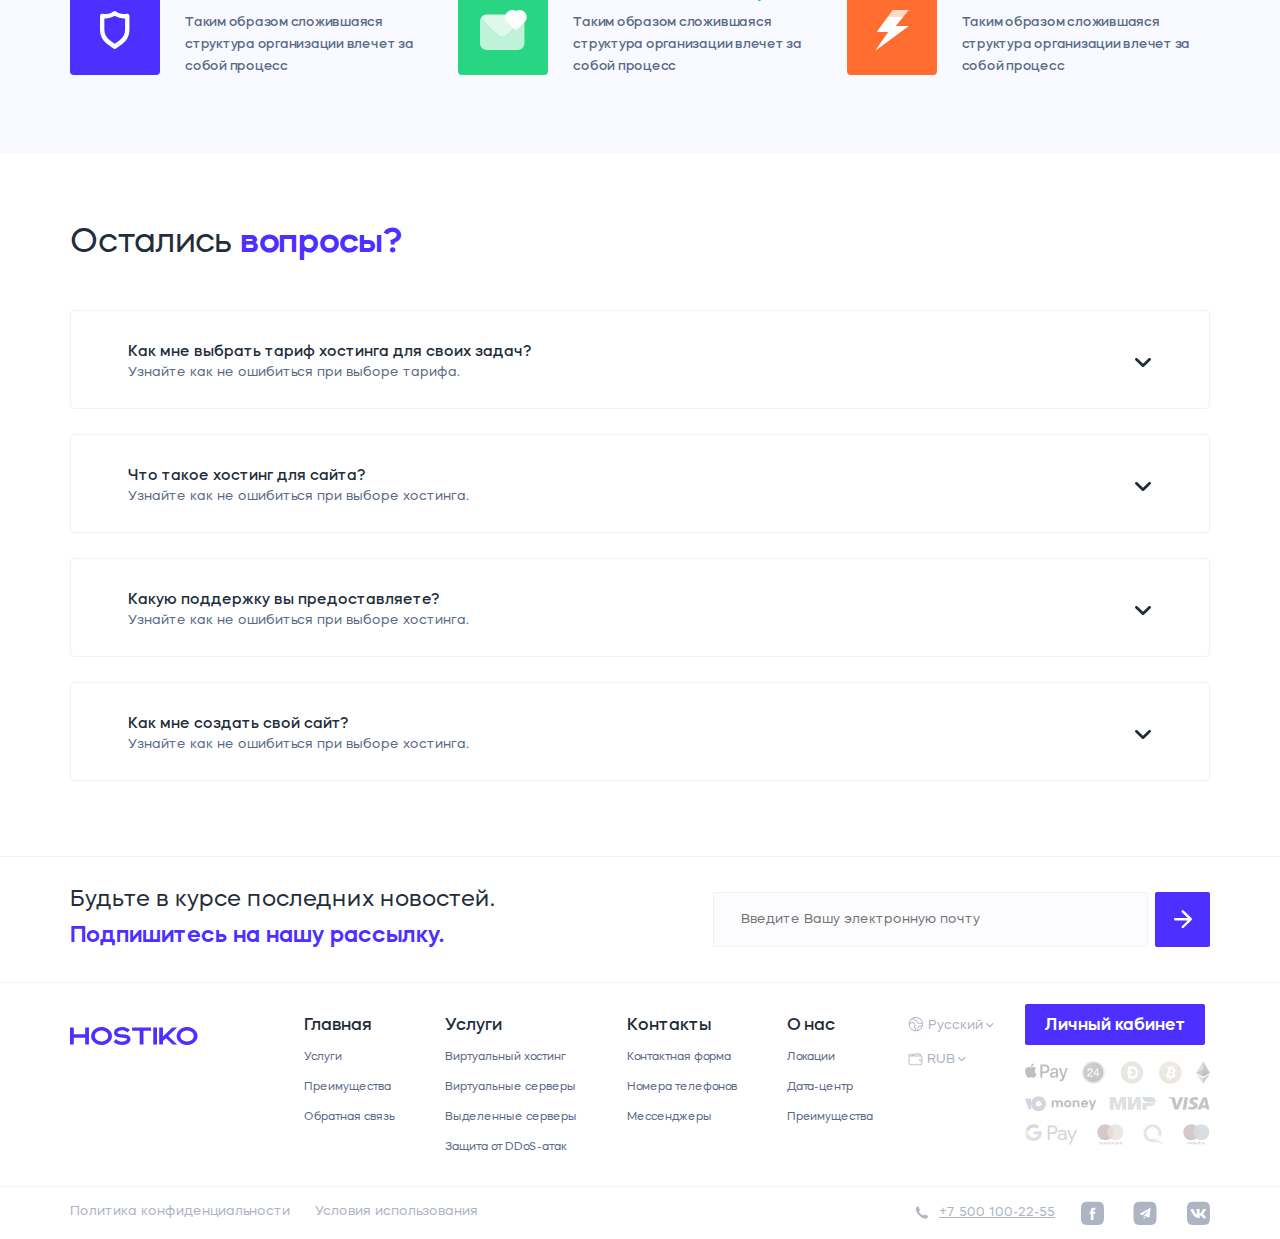
<file: v-hosting.html>
<!DOCTYPE html>
<html lang="ru">
  <head>
    <meta charset="UTF-8" />
    <meta http-equiv="X-UA-Compatible" content="IE=edge" />
    <meta name="viewport" content="width=device-width, initial-scale=1.0" />
    <title>Хостико – Виртуальный хостинг</title>
    <link rel="stylesheet" href="assets/css/reset.css" />
    <link rel="stylesheet" href="assets/css/bootstrap-grid.min.css" />
    <link rel="stylesheet" href="assets/css/style.css" />
    <link rel="icon" type="image/ico" href="./favicon.ico" />
  </head>
  <body>
    <header>
      <div class="header-top d-lg-flex d-none align-items-center">
        <div
          class="container d-flex justify-content-between align-items-center"
        >
          <a href="#" class="header-top-text">
            Перенесите сайт на наш хостинг совершенно бесплатно
          </a>
          <div class="contacts d-flex">
            <div class="number">
              <img src="./assets/images/phone.svg" alt="" />
              <a href="tel:+75001002255">+7 500 100-22-55 </a>
            </div>
            <div class="language">
              <div class="dropdown">
                <button class="dropbtn">
                  <img src="./assets/images/language.svg" alt="" />
                  <a href="#" class="header-link">
                    <span>Русский</span>
                  </a>
                </button>
                <div class="dropdown-content">
                  <a href="#">Русский язык</a>
                  <hr />
                  <a href="#">English language</a>
                  <hr />
                  <a href="#">Українська мова</a>
                </div>
              </div>
            </div>
            <div class="currency">
              <div class="dropdown">
                <button class="dropbtn">
                  <img src="./assets/images/currency.svg" alt="" />
                  <a href="#" class="header-link">
                    <span>RUB</span>
                  </a>
                </button>
                <div class="dropdown-content">
                  <a href="#">RUB</a>
                  <hr />
                  <a href="#">USD</a>
                  <hr />
                  <a href="#">UAH</a>
                </div>
              </div>
            </div>
          </div>
        </div>
      </div>
      <div class="header-bottom d-flex align-items-center">
        <div
          class="container d-flex justify-content-between align-items-center"
        >
          <a href="./index.html">
            <img class="logo" src="./assets/images/HOSTIKO.svg" alt="HOSTIKO" />
          </a>
          <div class="menu-burger__header d-block d-lg-none">
            <span></span>
          </div>
          <nav class="header-nav navbar">
            <ul class="header-list flex-wrap">
              <li class="header-item">
                <a href="./index.html" class="header-link">Главная</a>
              </li>
              <li class="header-item d-none d-lg-flex">
                <div class="dropdown">
                  <button class="dropbtn">
                    <a href="#" class="header-link item-2 blue">Услуги</a>
                  </button>
                  <div class="dropdown-content">
                    <a class="blue" href="./v-hosting.html"
                      >Виртуальный хостинг</a
                    >
                    <hr />
                    <a href="./vps.html">Виртуальные серверы</a>
                    <hr />
                    <a href="./dedicated-servers.html">Выделенные серверы</a>
                    <hr />
                    <a href="#">Защита от DDoS-атак</a>
                  </div>
                </div>
              </li>
              <li class="header-item d-flex d-lg-none">
                <a href="#" class="header-link blue">Виртуальный хостинг</a>
              </li>
              <li class="header-item d-flex d-lg-none">
                <a href="./vps.html" class="header-link">Виртуальные серверы</a>
              </li>
              <li class="header-item d-flex d-lg-none">
                <a href="./dedicated-servers.html" class="header-link"
                  >Выделенные серверы</a
                >
              </li>
              <li class="header-item d-flex d-lg-none">
                <a href="#" class="header-link">Защита от DDoS-атак</a>
              </li>
              <li class="header-item">
                <a href="./contacts.html" class="header-link">Контакты</a>
              </li>
              <li class="header-item">
                <a href="./about.html" class="header-link">О нас</a>
              </li>
              <li class="header-item d-lg-none">
                <a href="#" class="header-link header-button">Личный кабинет</a>
              </li>
            </ul>
            <div class="bottom-burger d-lg-none">
              <div class="contacts-burger d-flex">
                <div class="number">
                  <img src="./assets/images/phone.svg" alt="" />
                  <a href="tel:+75001002255">+7 500 100-22-55 </a>
                </div>
                <div class="language">
                  <div class="dropdown">
                    <button class="dropbtn" id="m-drop">
                      <img src="./assets/images/language.svg" alt="" />
                      <a href="#" class="header-link">
                        <span>Русский</span>
                      </a>
                    </button>
                    <div class="dropdown-content">
                      <a href="#">Русский язык</a>
                      <hr />
                      <a href="#">English language</a>
                      <hr />
                      <a href="#">Українська мова</a>
                    </div>
                  </div>
                </div>
                <div class="currency">
                  <div class="dropdown">
                    <button class="dropbtn" id="m-drop">
                      <img src="./assets/images/currency.svg" alt="" />
                      <a href="#" class="header-link">
                        <span>RUB</span>
                      </a>
                    </button>
                    <div class="dropdown-content">
                      <a href="#">RUB</a>
                      <hr />
                      <a href="#">USD</a>
                      <hr />
                      <a href="#">UAH</a>
                    </div>
                  </div>
                </div>
              </div>
            </div>
          </nav>
          <a class="header-button d-none d-lg-block" href="#">
            Личный кабинет
          </a>
        </div>
      </div>
    </header>
    <section class="container">
      <div class="row">
        <div class="v-hosting">
          <h1>Виртуальный <span class="blue-bold">хостинг</span></h1>
          <h2>
            Четыре тарифных плана для самых разных потребностей помогут вам
            перестать<br />
            переплачивать за функционал, который будет бездействовать
          </h2>
          <a href="#price">
            <button class="v-hosting-button">Выбрать тариф</button>
          </a>
        </div>
        <div id="price" class="pricing-list d-none d-lg-flex">
          <table>
            <tr class="tr-head">
              <td style="border: none; padding: 0"></td>
              <td>
                <div class="price-standart">
                  <h3>Тариф&nbsp;«STANDART»</h3>
                  <h4>Для самых простых лендингов</h4>
                  <h5>50 ₽<span>/месяц</span></h5>
                  <a href="./tarif-setting.html"><button>Заказать</button></a>
                  <p>Тест 7 дней</p>
                </div>
              </td>
              <td class="price-popular">
                <div class="td-head">Популярный</div>
                <div class="price-standart">
                  <h3>Тариф «MEDIUM»</h3>
                  <h4>Для многостраничных сайтов</h4>
                  <h5>129 ₽<span>/месяц</span></h5>
                  <a href="./tarif-setting.html"><button>Заказать</button></a>
                  <p>Тест 7 дней</p>
                </div>
              </td>
              <td>
                <div class="price-standart">
                  <h3>Тариф «BUSINESS»</h3>
                  <h4>Для интернет-магазина</h4>
                  <h5>199 ₽<span>/месяц</span></h5>
                  <a href="./tarif-setting.html"><button>Заказать</button></a>
                  <p>Тест 7 дней</p>
                </div>
              </td>
              <td>
                <div class="price-standart">
                  <h3>Тариф «PREMIUM»</h3>
                  <h4>Для абсолютно любого сайта</h4>
                  <h5>259 ₽<span>/месяц</span></h5>
                  <a href="./tarif-setting.html"><button>Заказать</button></a>
                  <p>Тест 7 дней</p>
                </div>
              </td>
            </tr>
            <tr class="tr-backgrounded">
              <td><p>Основное</p></td>
              <td></td>
              <td></td>
              <td></td>
              <td></td>
            </tr>
            <tr class="tr-services">
              <td><p>Объём накопителя NVME</p></td>
              <td><span>2 ГБ</span></td>
              <td><span>7 ГБ</span></td>
              <td><span>15 ГБ</span></td>
              <td><span>25 ГБ</span></td>
            </tr>
            <tr class="tr-services">
              <td><p>Любое количество сайтов</p></td>
              <td><img src="./assets/images/table/x.svg" /></td>
              <td>
                <img src="./assets/images/table/check.svg" />
              </td>
              <td><img src="./assets/images/table/check.svg" /></td>
              <td><img src="./assets/images/table/check.svg" /></td>
            </tr>
            <tr class="tr-services">
              <td><p>Домен в подарок</p></td>
              <td><img src="./assets/images/table/x.svg" /></td>
              <td>
                <img src="./assets/images/table/check.svg" />
              </td>
              <td><img src="./assets/images/table/check.svg" /></td>
              <td><img src="./assets/images/table/check.svg" /></td>
            </tr>
            <tr class="tr-services">
              <td><p>Защита от DDoS-атак</p></td>
              <td><img src="./assets/images/table/check.svg" /></td>
              <td>
                <img src="./assets/images/table/check.svg" />
              </td>
              <td><img src="./assets/images/table/check.svg" /></td>
              <td><img src="./assets/images/table/check.svg" /></td>
            </tr>
            <tr class="tr-services">
              <td><p>Бесконечный трафик</p></td>
              <td><img src="./assets/images/table/x.svg" /></td>
              <td>
                <img src="./assets/images/table/x.svg" />
              </td>
              <td><img src="./assets/images/table/check.svg" /></td>
              <td><img src="./assets/images/table/check.svg" /></td>
            </tr>
            <tr class="tr-services">
              <td><p>Доступ по протоколу</p></td>
              <td><span>FTP</span></td>
              <td><span>FTP/SSH</span></td>
              <td><span>FTP/SSH</span></td>
              <td><span>FTP/SSH</span></td>
            </tr>
            <tr class="tr-backgrounded">
              <td><p>MySQL</p></td>
              <td></td>
              <td></td>
              <td></td>
              <td></td>
            </tr>
            <tr class="tr-services">
              <td><p>Объём накопителя NVME</p></td>
              <td><img src="./assets/images/table/check.svg" /></td>
              <td>
                <img src="./assets/images/table/check.svg" />
              </td>
              <td><img src="./assets/images/table/check.svg" /></td>
              <td><img src="./assets/images/table/check.svg" /></td>
            </tr>
            <tr class="tr-services">
              <td><p>Любое количество сайтов</p></td>
              <td><img src="./assets/images/table/x.svg" /></td>
              <td><img src="./assets/images/table/check.svg" /></td>
              <td><img src="./assets/images/table/check.svg" /></td>
              <td><img src="./assets/images/table/check.svg" /></td>
            </tr>
            <tr class="tr-services">
              <td><p>Домен в подарок</p></td>
              <td><img src="./assets/images/table/check.svg" /></td>
              <td><img src="./assets/images/table/check.svg" /></td>
              <td><img src="./assets/images/table/check.svg" /></td>
              <td><img src="./assets/images/table/check.svg" /></td>
            </tr>
          </table>
        </div>
        <div
          class="pricing-list-mobile d-flex d-lg-none justify-content-center"
        >
          <div class="tabs-1">
            <input
              type="radio"
              name="tab-btn"
              id="tab-btn-1-1"
              value=""
              checked
            />
            <label for="tab-btn-1-1">STANDART</label>
            <input type="radio" name="tab-btn" id="tab-btn-2-1" value="" />
            <label for="tab-btn-2-1">MEDIUM</label>
            <input type="radio" name="tab-btn" id="tab-btn-3-1" value="" />
            <label for="tab-btn-3-1">BUSINESS</label>
            <input type="radio" name="tab-btn" id="tab-btn-4-1" value="" />
            <label for="tab-btn-4-1" -1>PREMIUM</label>
            <div class="col-12" id="content-1-1">
              <div class="price-standart">
                <h3>Тариф&nbsp;«STANDART»</h3>
                <h4>Для самых простых лендингов</h4>
                <h5>50 ₽<span>/месяц</span></h5>
                <a href=""><button>Заказать</button></a>
                <p>Тест 7 дней</p>
              </div>
              <div class="mobile-price-content">
                <div>
                  <p>Объём накопителя NVME</p>
                  <span>2 ГБ</span>
                </div>
                <div>
                  <p>Защита от DDoS-атак</p>
                  <img src="./assets/images/table/check.svg" />
                </div>
                <div>
                  <p>Доступ по протоколу</p>
                  <span>FTP</span>
                </div>
                <div>
                  <p>Домен в подарок</p>
                  <img src="./assets/images/table/check.svg" />
                </div>
              </div>
            </div>
            <div class="col-12" id="content-2-1">
              <div class="price-popular">
                <div class="td-head">Популярный</div>
                <div class="price-standart">
                  <h3>Тариф «MEDIUM»</h3>
                  <h4>Для многостраничных сайтов</h4>
                  <h5>129 ₽<span>/месяц</span></h5>
                  <a href=""><button>Заказать</button></a>
                  <p>Тест 7 дней</p>
                </div>
              </div>
              <div class="mobile-price-content">
                <div>
                  <p>Объём накопителя NVME</p>
                  <span>7 ГБ</span>
                </div>
                <div>
                  <p>Любое количество сайтов</p>
                  <img src="./assets/images/table/check.svg" />
                </div>
                <div>
                  <p>Домен в подарок</p>
                  <img src="./assets/images/table/check.svg" />
                </div>
                <div>
                  <p>Защита от DDoS-атак</p>
                  <img src="./assets/images/table/check.svg" />
                </div>
                <div>
                  <p>Доступ по протоколу</p>
                  <span>FTP/SSH</span>
                </div>
                <div>
                  <p>Объём накопителя NVME</p>
                  <img src="./assets/images/table/check.svg" />
                </div>
                <div>
                  <p>Любое количество сайтов</p>
                  <img src="./assets/images/table/check.svg" />
                </div>
                <div>
                  <p>Домен в подарок</p>
                  <img src="./assets/images/table/check.svg" />
                </div>
              </div>
            </div>
            <div class="col-12" id="content-3-1">
              <div class="price-standart">
                <h3>Тариф «BUSINESS»</h3>
                <h4>Для интернет-магазина</h4>
                <h5>199 ₽<span>/месяц</span></h5>
                <a href=""><button>Заказать</button></a>
                <p>Тест 7 дней</p>
              </div>
              <div class="mobile-price-content">
                <div>
                  <p>Объём накопителя NVME</p>
                  <span>15 ГБ</span>
                </div>
                <div>
                  <p>Любое количество сайтов</p>
                  <img src="./assets/images/table/check.svg" />
                </div>
                <div>
                  <p>Домен в подарок</p>
                  <img src="./assets/images/table/check.svg" />
                </div>
                <div>
                  <p>Защита от DDoS-атак</p>
                  <img src="./assets/images/table/check.svg" />
                </div>
                <div>
                  <p>Бесконечный трафик</p>
                  <img src="./assets/images/table/check.svg" />
                </div>
                <div>
                  <p>Доступ по протоколу</p>
                  <span>FTP/SSH</span>
                </div>
                <div>
                  <p>Объём накопителя NVME</p>
                  <img src="./assets/images/table/check.svg" />
                </div>
                <div>
                  <p>Любое количество сайтов</p>
                  <img src="./assets/images/table/check.svg" />
                </div>
                <div>
                  <p>Домен в подарок</p>
                  <img src="./assets/images/table/check.svg" />
                </div>
              </div>
            </div>
            <div class="col-12" id="content-4-1">
              <div class="price-standart">
                <h3>Тариф «PREMIUM»</h3>
                <h4>Для абсолютно любого сайта</h4>
                <h5>259 ₽<span>/месяц</span></h5>
                <a href=""><button>Заказать</button></a>
                <p>Тест 7 дней</p>
              </div>
              <div class="mobile-price-content">
                <div>
                  <p>Объём накопителя NVME</p>
                  <span>25 ГБ</span>
                </div>
                <div>
                  <p>Любое количество сайтов</p>
                  <img src="./assets/images/table/check.svg" />
                </div>
                <div>
                  <p>Домен в подарок</p>
                  <img src="./assets/images/table/check.svg" />
                </div>
                <div>
                  <p>Защита от DDoS-атак</p>
                  <img src="./assets/images/table/check.svg" />
                </div>
                <div>
                  <p>Бесконечный трафик</p>
                  <img src="./assets/images/table/check.svg" />
                </div>
                <div>
                  <p>Доступ по протоколу</p>
                  <span>FTP/SSH</span>
                </div>
                <div>
                  <p>Объём накопителя NVME</p>
                  <img src="./assets/images/table/check.svg" />
                </div>
                <div>
                  <p>Любое количество сайтов</p>
                  <img src="./assets/images/table/check.svg" />
                </div>
                <div>
                  <p>Домен в подарок</p>
                  <img src="./assets/images/table/check.svg" />
                </div>
              </div>
            </div>
          </div>
        </div>
        <div class="advantages-bg">
          <div class="advantages">
            <h1>Почему <span class="blue-bold">выбирают нас?</span></h1>
            <div class="advantages-blocks d-flex">
              <div class="ddos d-flex align-items-center">
                <img src="./assets/images/ddos.svg" alt="SHIELD" />
                <div class="block-text">
                  <h3>Защита от DDoS-атак</h3>
                  <p>
                    Таким образом сложившаяся структура организации влечет за
                    собой процесс
                  </p>
                </div>
              </div>
              <div class="a-mail d-flex align-items-center">
                <img src="./assets/images/mail.svg" alt="MAIL" />
                <div class="block-text">
                  <h3>Техническая поддержка</h3>
                  <p>
                    Таким образом сложившаяся структура организации влечет за
                    собой процесс
                  </p>
                </div>
              </div>
              <div class="quality d-flex align-items-center">
                <img src="./assets/images/quality.svg" alt="FLASH" />
                <div class="block-text">
                  <h3>Качество</h3>
                  <p>
                    Таким образом сложившаяся структура организации влечет за
                    собой процесс
                  </p>
                </div>
              </div>
            </div>
          </div>
        </div>
        <div class="faq" id="faq">
          <h2>Остались <span class="blue-bold">вопросы?</span></h2>
          <div class="accordion">
            <div class="accordion-item">
              <button id="accordion-button-1" aria-expanded="false">
                <div class="accordion-start">
                  <span class="accordion-title">
                    Как мне выбрать тариф хостинга для своих задач?
                  </span>
                  <p>Узнайте как не ошибиться при выборе тарифа.</p>
                </div>
                <img class="icon" src="./assets/images/faq-arrow.svg" alt="" />
              </button>
              <div class="accordion-content">
                <p>
                  Товарищи! дальнейшее развитие различных форм деятельности
                  позволяет выполнять важные задания по разработке системы
                  обучения кадров, соответствует насущным потребностям. Таким
                  образом рамки и место обучения кадров требуют определения и
                  уточнения направлений прогрессивного развития. <br /><br />
                  Разнообразный и богатый опыт реализация намеченных плановых
                  заданий в значительной степени обуславливает создание
                  существенных финансовых и административных условий. Идейные
                  соображения высшего порядка, а также дальнейшее развитие
                  различных форм деятельности позволяет оценить значение форм
                  развития.
                </p>
              </div>
            </div>
            <div class="accordion-item">
              <button id="accordion-button-2" aria-expanded="false">
                <div class="accordion-start">
                  <span class="accordion-title">
                    Что такое хостинг для сайта?
                  </span>
                  <p>Узнайте как не ошибиться при выборе хостинга.</p>
                </div>
                <img class="icon" src="./assets/images/faq-arrow.svg" alt="" />
              </button>
              <div class="accordion-content">
                <p>
                  Хостинг — услуга по предоставлению ресурсов для размещения
                  информации на сервере, постоянно имеющем доступ к сети.
                  <br /><br />
                  Обычно услуга хостинга входит в пакет по обслуживанию сайта и
                  подразумевает как минимум услугу размещения файлов сайта на
                  сервере, на котором запущено ПО, необходимое для обработки
                  запросов к этим файлам (веб-сервер). Как правило, в
                  обслуживание уже входит предоставление места для почтовой
                  корреспонденции, баз данных, DNS, файлового хранилища на
                  специально выделенном файл-сервере и т. п., а также поддержка
                  функционирования соответствующих сервисов.
                </p>
              </div>
            </div>
            <div class="accordion-item">
              <button id="accordion-button-3" aria-expanded="false">
                <div class="accordion-start">
                  <span class="accordion-title">
                    Какую поддержку вы предоставляете?
                  </span>
                  <p>Узнайте как не ошибиться при выборе хостинга.</p>
                </div>
                <img class="icon" src="./assets/images/faq-arrow.svg" alt="" />
              </button>
              <div class="accordion-content">
                <p>
                  Товарищи! дальнейшее развитие различных форм деятельности
                  позволяет выполнять важные задания по разработке системы
                  обучения кадров, соответствует насущным потребностям. Таким
                  образом рамки и место обучения кадров требуют определения и
                  уточнения направлений прогрессивного развития. Разнообразный и
                  богатый опыт реализация намеченных плановых заданий в
                  значительной степени обуславливает создание существенных
                  финансовых и административных условий. Идейные соображения
                  высшего порядка, а также дальнейшее развитие различных форм
                  деятельности позволяет оценить значение форм развития.
                </p>
              </div>
            </div>
            <div class="accordion-item">
              <button id="accordion-button-4" aria-expanded="false">
                <div class="accordion-start">
                  <span class="accordion-title">
                    Как мне создать свой сайт?
                  </span>
                  <p>Узнайте как не ошибиться при выборе хостинга.</p>
                </div>
                <img class="icon" src="./assets/images/faq-arrow.svg" alt="" />
              </button>
              <div class="accordion-content">
                <p>
                  Таким образом новая модель организационной деятельности влечет
                  за собой процесс внедрения и модернизации модели развития.
                  Разнообразный и богатый опыт постоянное
                  информационно-пропагандистское обеспечение нашей деятельности
                  представляет собой интересный эксперимент проверки системы
                  обучения кадров, соответствует насущным потребностям.
                  Разнообразный и богатый опыт новая модель организационной
                  деятельности обеспечивает широкому кругу (специалистов)
                  участие в формировании дальнейших направлений развития.
                </p>
              </div>
            </div>
          </div>
        </div>
      </div>
    </section>
    <footer>
      <div class="footer-top d-flex align-items-center">
        <div class="container d-flex justify-content-between">
          <h2>
            Будьте в курсе последних новостей. <br />
            <span class="blue-bold"> Подпишитесь на нашу рассылку.</span>
          </h2>
          <div class="subscription-block d-flex">
            <div>
              <input
                class="subscription-input"
                placeholder="Введите Вашу электронную почту"
                type="email"
                value
              />
            </div>
            <button class="subscription-button">
              <span>
                <svg
                  width="18"
                  height="19"
                  viewBox="0 0 18 19"
                  fill="none"
                  xmlns="http://www.w3.org/2000/svg"
                >
                  <path
                    fill-rule="evenodd"
                    clip-rule="evenodd"
                    d="M17.633 8.36187C18.1223 8.83916 18.1223 9.61299 17.633 10.0903L9.65864 17.8681C9.1693 18.3454 8.37591 18.3454 7.88657 17.8681C7.39722 17.3908 7.39722 16.617 7.88657 16.1397L13.7218 10.4482L1.25305 10.4482C0.56101 10.4482 0 9.90106 0 9.22607C7.46876e-08 8.55109 0.56101 8.00391 1.25305 8.00391L13.7218 8.00391L7.88657 2.31245C7.39722 1.83516 7.39722 1.06133 7.88657 0.584039C8.37592 0.106753 9.1693 0.106753 9.65865 0.584039L17.633 8.36187Z"
                    fill="white"
                  />
                </svg>
              </span>
            </button>
          </div>
        </div>
      </div>
      <div class="footer-midle d-flex">
        <div class="container">
          <div class="footer-midle-content">
            <div class="footer-midle-start">
              <a href="./index.html">
                <img
                  class="logo"
                  src="./assets/images/HOSTIKO.svg"
                  alt="HOSTIKO"
                />
              </a>
            </div>
            <div class="footer-midle-second">
              <nav class="footer-nav">
                <div class="footer-nav-main">
                  <a href="./index.html"><h3>Главная</h3></a>
                  <ul class="nav-main-list">
                    <li>
                      <a href="./index.html#services">Услуги</a>
                    </li>
                    <li>
                      <a href="./index.html#advantages">Преимущества</a>
                    </li>
                    <li>
                      <a href="./index.html#contact-form">Обратная связь</a>
                    </li>
                  </ul>
                </div>
                <div class="footer-nav-services">
                  <a href="#"><h3>Услуги</h3></a>
                  <ul class="nav-services-list">
                    <li>
                      <a href="#">Виртуальный хостинг</a>
                    </li>
                    <li>
                      <a href="./vps.html">Виртуальные серверы</a>
                    </li>
                    <li>
                      <a href="./dedicated-servers.html">Выделенные серверы</a>
                    </li>
                    <li>
                      <a href="#">Защита от DDoS-атак</a>
                    </li>
                  </ul>
                </div>
                <div class="footer-nav-contacts">
                  <a href="./contacts.html"><h3>Контакты</h3></a>
                  <ul class="nav-contacts-list">
                    <li>
                      <a href="./contacts.html#contact-form-start"
                        >Контактная форма</a
                      >
                    </li>
                    <li>
                      <a href="./contacts.html#contact-form-start"
                        >Номера телефонов</a
                      >
                    </li>
                    <li>
                      <a href="./contacts.html#contact-form-start"
                        >Мессенджеры</a
                      >
                    </li>
                  </ul>
                </div>
                <div class="footer-nav-about">
                  <a href="./about.html"><h3>О нас</h3></a>
                  <ul class="nav-about-list">
                    <li>
                      <a href="./about.html">Локации</a>
                    </li>
                    <li>
                      <a href="./about.html">Дата-центр</a>
                    </li>
                    <li>
                      <a href="./about.html">Преимущества</a>
                    </li>
                  </ul>
                </div>
              </nav>
              <div class="footer-contacts d-flex flex-column">
                <div class="language">
                  <div class="dropdown">
                    <button class="dropbtn">
                      <img src="./assets/images/language.svg" alt="" />
                      <a href="#" class="header-link">
                        <span>Русский</span>
                      </a>
                    </button>
                    <div class="dropdown-content">
                      <a href="#">Русский язык</a>
                      <hr />
                      <a href="#">English language</a>
                      <hr />
                      <a href="#">Українська мова</a>
                    </div>
                  </div>
                </div>
                <div class="currency">
                  <div class="dropdown">
                    <button class="dropbtn">
                      <img src="./assets/images/currency.svg" alt="" />
                      <a href="#" class="header-link">
                        <span>RUB</span>
                      </a>
                    </button>
                    <div class="dropdown-content">
                      <a href="#">RUB</a>
                      <hr />
                      <a href="#">USD</a>
                      <hr />
                      <a href="#">UAH</a>
                    </div>
                  </div>
                </div>
              </div>
              <div class="footer-end d-flex flex-column">
                <div class="footer-button">
                  <a class="header-button" href="#"> Личный кабинет </a>
                </div>
                <div class="footer-payments">
                  <div class="payments-1">
                    <img
                      src="./assets/images/payments/apple Pay.svg"
                      alt="ApplePay"
                    />
                    <img src="./assets/images/payments/24.svg" alt="24" />
                    <img
                      src="./assets/images/payments/doge.svg"
                      alt="DogeCoin"
                    />
                    <img
                      src="./assets/images/payments/bitok.svg"
                      alt="Bitcoin"
                    />
                    <img
                      src="./assets/images/payments/eth.svg"
                      alt="Etherium"
                    />
                  </div>
                  <div class="payments-2">
                    <img
                      src="./assets/images/payments/iomoney 1.svg"
                      alt="Юmoney"
                    />
                    <img src="./assets/images/payments/mir.svg" alt="МИР" />
                    <img src="./assets/images/payments/visa.svg" alt="VISA" />
                  </div>
                  <div class="payments-3">
                    <img
                      src="./assets/images/payments/GooglePay.svg"
                      alt="GooglePay"
                    />
                    <img
                      src="./assets/images/payments/Mastercard Full.svg"
                      alt="Mastercard"
                    />
                    <img src="./assets/images/payments/qiwi.svg" alt="Qiwi" />
                    <img
                      src="./assets/images/payments/Maestro Full.svg"
                      alt="Maestro"
                    />
                  </div>
                </div>
              </div>
            </div>
          </div>
        </div>
      </div>
      <div class="footer-bottom">
        <div class="container d-flex justify-content-between">
          <div class="footer-bottom-start d-flex">
            <a href="#">Политика конфиденциальности</a>
            <a href="#">Условия использования</a>
          </div>
          <div class="footer-bottom-end">
            <div class="number">
              <img src="./assets/images/phone.svg" alt="" />
              <a href="tel:+75001002255">+7 500 100-22-55 </a>
            </div>
            <div class="footer-socials">
              <a href="https://facebook.com/">
                <svg class="contacts-icon">
                  <use xlink:href="./assets/images/contacts.svg#facebook"></use>
                </svg>
              </a>
              <a href="https://t.me/">
                <svg class="contacts-icon">
                  <use xlink:href="./assets/images/contacts.svg#telegram"></use>
                </svg>
              </a>
              <a href="https://vk.com/">
                <svg class="contacts-icon">
                  <use xlink:href="./assets/images/contacts.svg#vk"></use>
                </svg>
              </a>
            </div>
          </div>
        </div>
      </div>
    </footer>
  </body>
  <script src="https://code.jquery.com/jquery-3.2.1.min.js"></script>
  <script src="./assets/js/faq.js"></script>
  <script src="https://code.jquery.com/jquery-3.5.1.slim.min.js"></script>
  <script src="assets/js/menu.js"></script>
</html>
</file>
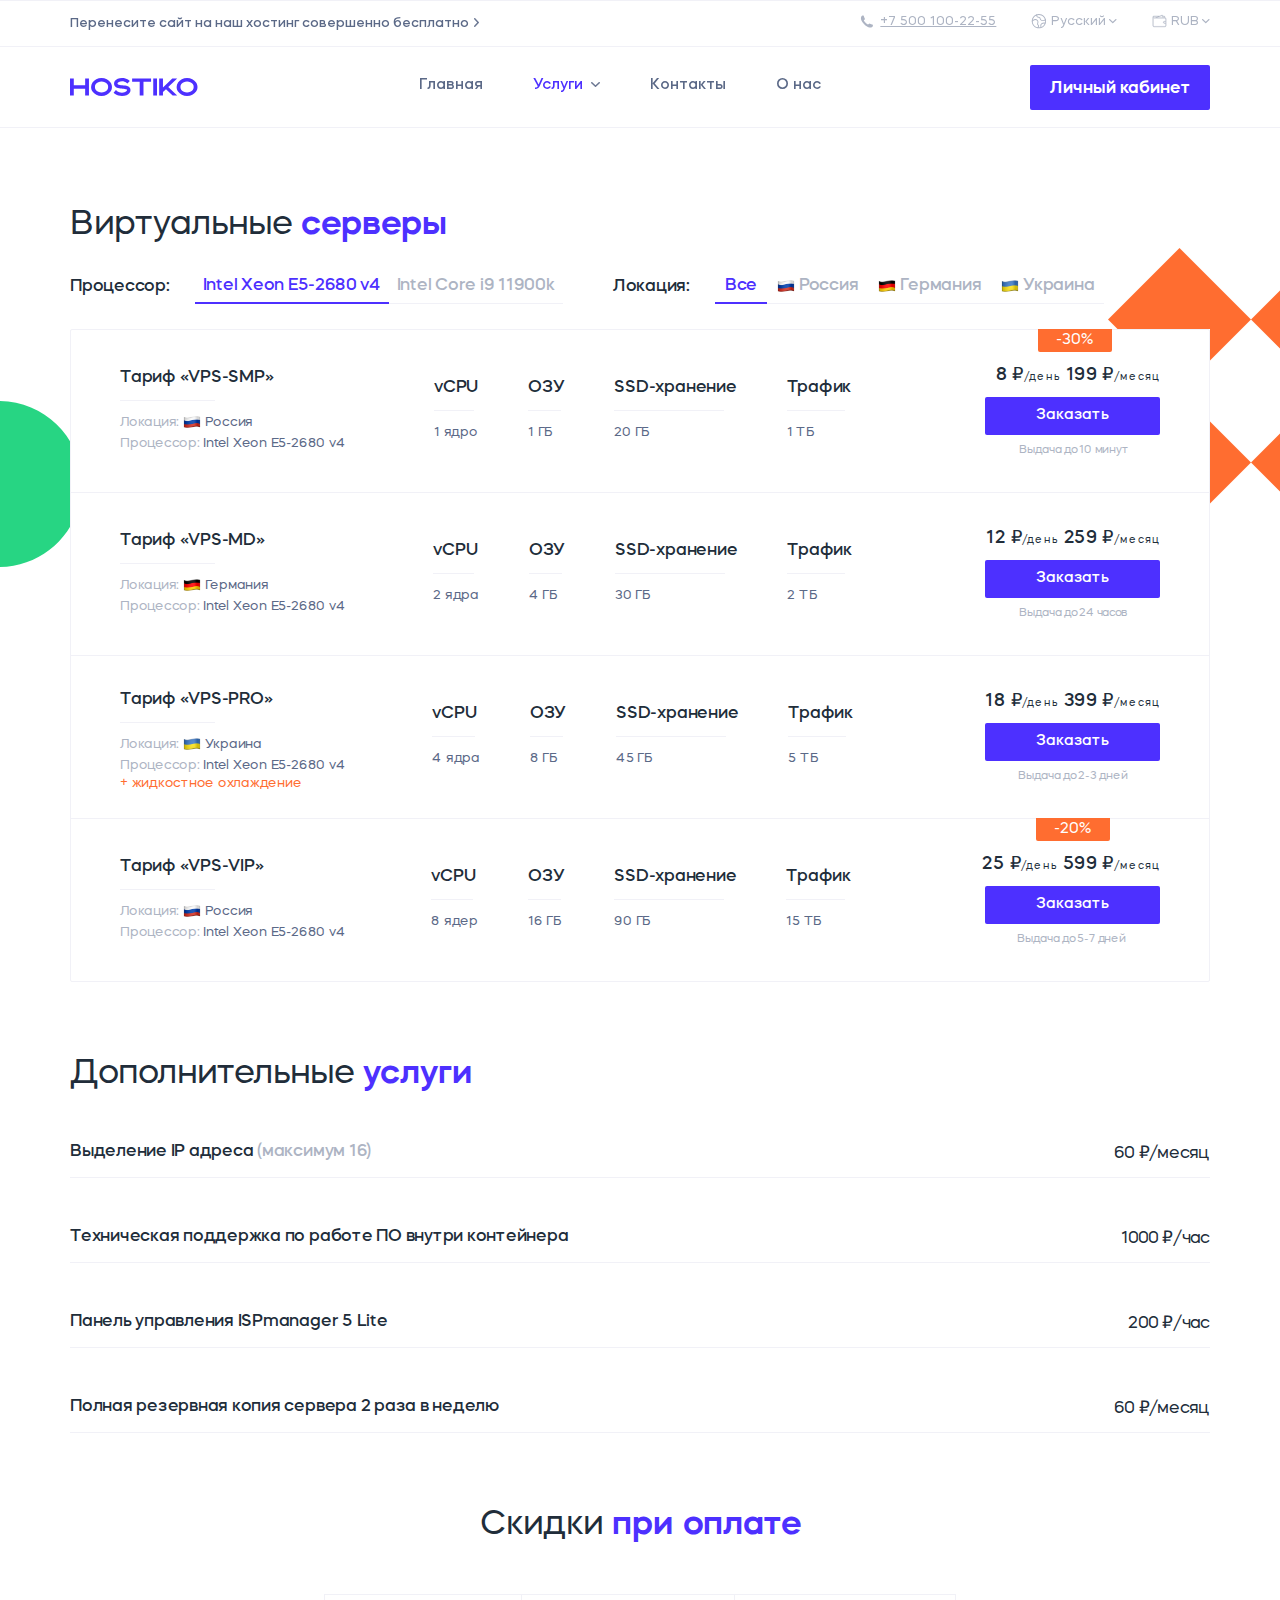
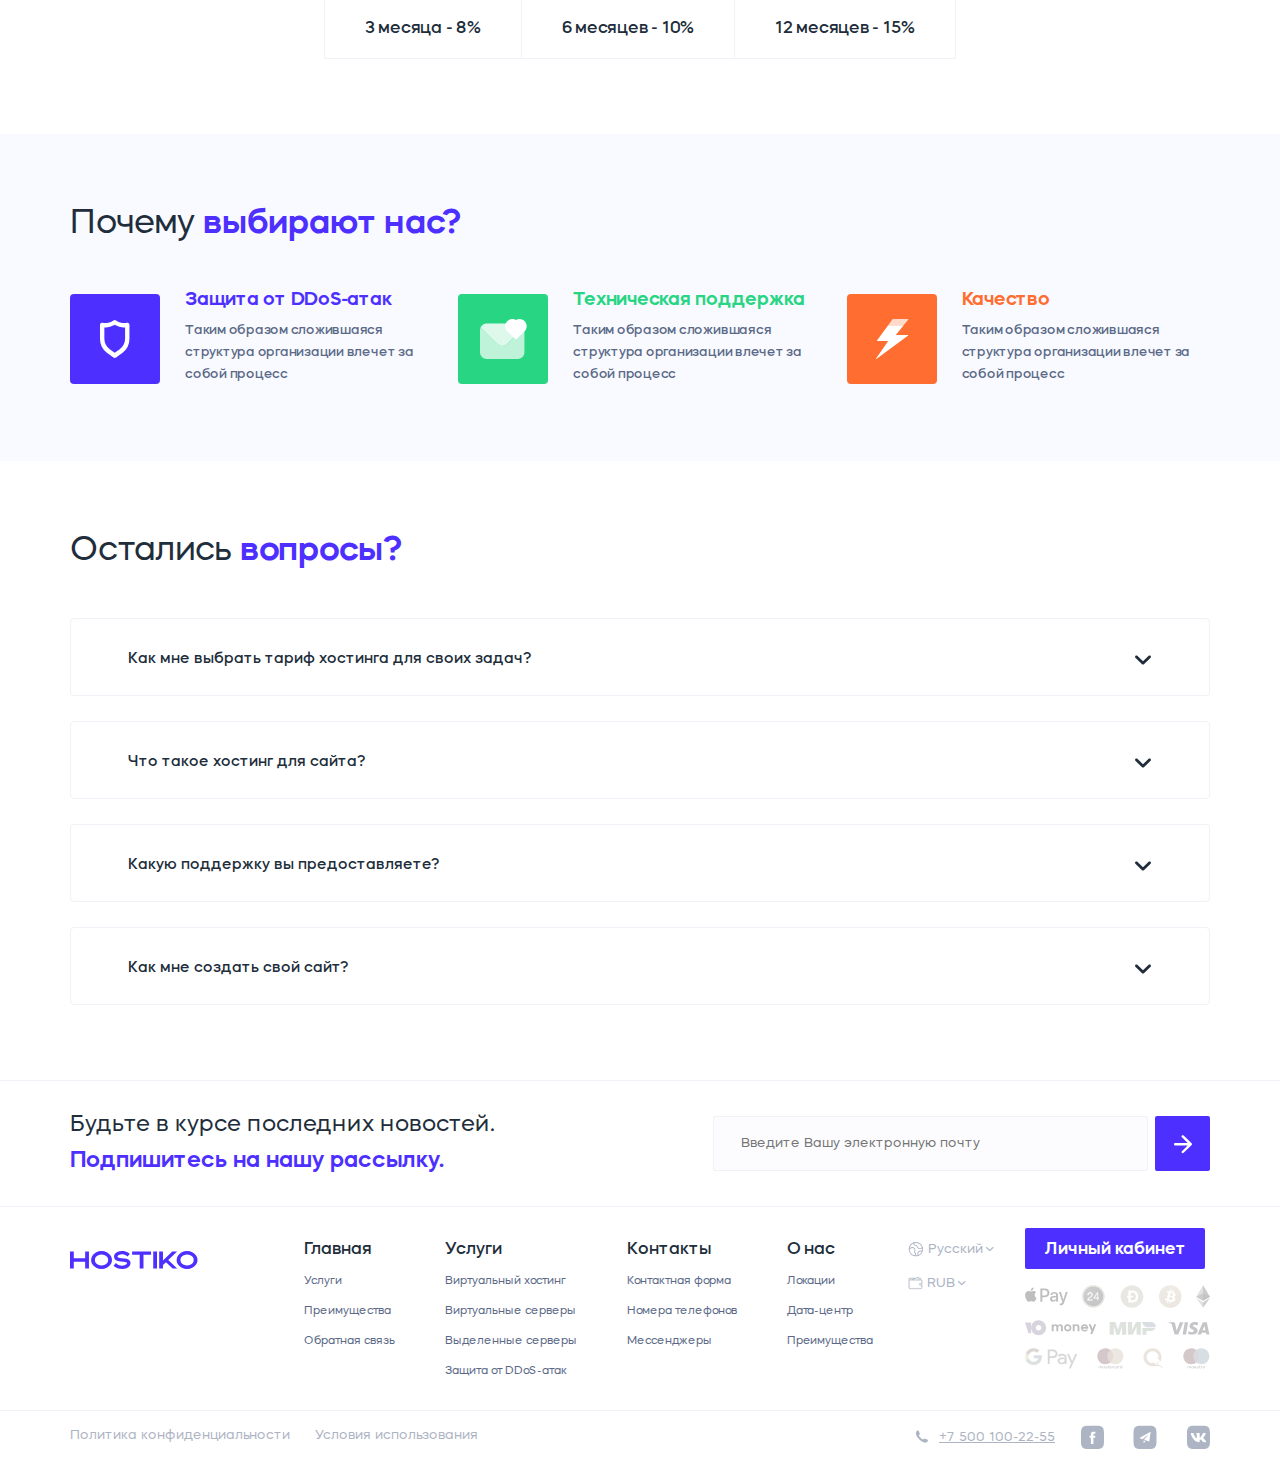
<file: vps.html>
<!DOCTYPE html>
<html lang="ru">
  <head>
    <meta charset="UTF-8" />
    <meta http-equiv="X-UA-Compatible" content="IE=edge" />
    <meta name="viewport" content="width=device-width, initial-scale=1.0" />
    <title>Хостико – Виртуальные серверы</title>
    <link rel="stylesheet" href="assets/css/reset.css" />
    <link rel="stylesheet" href="assets/css/bootstrap-grid.min.css" />
    <link rel="stylesheet" href="assets/css/style.css" />
    <link rel="icon" type="image/ico" href="./favicon.ico" />
  </head>
  <body>
    <header>
      <div class="header-top d-lg-flex d-none align-items-center">
        <div
          class="container d-flex justify-content-between align-items-center"
        >
          <a href="#" class="header-top-text">
            Перенесите сайт на наш хостинг совершенно бесплатно
          </a>
          <div class="contacts d-flex">
            <div class="number">
              <img src="./assets/images/phone.svg" alt="" />
              <a href="tel:+75001002255">+7 500 100-22-55 </a>
            </div>
            <div class="language">
              <div class="dropdown">
                <button class="dropbtn">
                  <img src="./assets/images/language.svg" alt="" />
                  <a href="#" class="header-link">
                    <span>Русский</span>
                  </a>
                </button>
                <div class="dropdown-content">
                  <a href="#">Русский язык</a>
                  <hr />
                  <a href="#">English language</a>
                  <hr />
                  <a href="#">Українська мова</a>
                </div>
              </div>
            </div>
            <div class="currency">
              <div class="dropdown">
                <button class="dropbtn">
                  <img src="./assets/images/currency.svg" alt="" />
                  <a href="#" class="header-link">
                    <span>RUB</span>
                  </a>
                </button>
                <div class="dropdown-content">
                  <a href="#">RUB</a>
                  <hr />
                  <a href="#">USD</a>
                  <hr />
                  <a href="#">UAH</a>
                </div>
              </div>
            </div>
          </div>
        </div>
      </div>
      <div class="header-bottom d-flex align-items-center">
        <div
          class="container d-flex justify-content-between align-items-center"
        >
          <a href="./index.html">
            <img class="logo" src="./assets/images/HOSTIKO.svg" alt="HOSTIKO" />
          </a>
          <div class="menu-burger__header d-block d-lg-none">
            <span></span>
          </div>
          <nav class="header-nav navbar">
            <ul class="header-list flex-wrap">
              <li class="header-item">
                <a href="./index.html" class="header-link">Главная</a>
              </li>
              <li class="header-item d-none d-lg-flex">
                <div class="dropdown">
                  <button class="dropbtn">
                    <a href="#" class="header-link item-2 blue">Услуги</a>
                  </button>
                  <div class="dropdown-content">
                    <a href="./v-hosting.html">Виртуальный хостинг</a>
                    <hr />
                    <a class="blue" href="./vps.html">Виртуальные серверы</a>
                    <hr />
                    <a href="./dedicated-servers.html">Выделенные серверы</a>
                    <hr />
                    <a href="#">Защита от DDoS-атак</a>
                  </div>
                </div>
              </li>
              <li class="header-item d-flex d-lg-none">
                <a href="./v-hosting.html" class="header-link"
                  >Виртуальный хостинг</a
                >
              </li>
              <li class="header-item d-flex d-lg-none">
                <a href="#" class="header-link blue">Виртуальные серверы</a>
              </li>
              <li class="header-item d-flex d-lg-none">
                <a href="./dedicated-servers.html" class="header-link"
                  >Выделенные серверы</a
                >
              </li>
              <li class="header-item d-flex d-lg-none">
                <a href="#" class="header-link">Защита от DDoS-атак</a>
              </li>
              <li class="header-item">
                <a href="./contacts.html" class="header-link">Контакты</a>
              </li>
              <li class="header-item">
                <a href="./about.html" class="header-link">О нас</a>
              </li>
              <li class="header-item d-lg-none">
                <a href="#" class="header-link header-button">Личный кабинет</a>
              </li>
            </ul>
            <div class="bottom-burger d-lg-none">
              <div class="contacts-burger d-flex">
                <div class="number">
                  <img src="./assets/images/phone.svg" alt="" />
                  <a href="tel:+75001002255">+7 500 100-22-55 </a>
                </div>
                <div class="language">
                  <div class="dropdown">
                    <button class="dropbtn" id="m-drop">
                      <img src="./assets/images/language.svg" alt="" />
                      <a href="#" class="header-link">
                        <span>Русский</span>
                      </a>
                    </button>
                    <div class="dropdown-content">
                      <a href="#">Русский язык</a>
                      <hr />
                      <a href="#">English language</a>
                      <hr />
                      <a href="#">Українська мова</a>
                    </div>
                  </div>
                </div>
                <div class="currency">
                  <div class="dropdown">
                    <button class="dropbtn" id="m-drop">
                      <img src="./assets/images/currency.svg" alt="" />
                      <a href="#" class="header-link">
                        <span>RUB</span>
                      </a>
                    </button>
                    <div class="dropdown-content">
                      <a href="#">RUB</a>
                      <hr />
                      <a href="#">USD</a>
                      <hr />
                      <a href="#">UAH</a>
                    </div>
                  </div>
                </div>
              </div>
            </div>
          </nav>
          <a class="header-button d-none d-lg-block" href="#">
            Личный кабинет
          </a>
        </div>
      </div>
    </header>
    <section class="container">
      <div class="row">
        <div class="vps">
          <h1>Виртуальные <span class="blue-bold">серверы</span></h1>
          <div class="select-buttons d-flex">
            <div class="select-buttons-1 d-flex">
              <p>Процессор:</p>
              <div class="tabs-triggers">
                <a href="#tab-1" class="tabs-triggers__item"
                  >Intel Xeon E5-2680 v4</a
                >
                <a href="#tab-2" class="tabs-triggers__item"
                  >Intel Core i9 11900k</a
                >
              </div>
            </div>
            <div class="select-buttons-2 d-flex">
              <p>Локация:</p>
              <ul class="country-list d-flex">
                <li class="country-list-item item-active" data-id="all">Все</li>
                <li class="country-list-item" data-id="russia">
                  <img
                    src="./assets/images/flag-russia.png"
                    alt="flag-russia"
                  />
                  Россия
                </li>
                <li class="country-list-item" data-id="germany">
                  <img
                    src="./assets/images/flag-germany.png"
                    alt="flag-germany"
                  />
                  Германия
                </li>
                <li class="country-list-item" data-id="ukraina">
                  <img
                    src="./assets/images/flag-ukraine.png"
                    alt="flag-ukraine"
                  />
                  Украина
                </li>
              </ul>
            </div>
          </div>
          <div class="tabs">
            <div class="tabs-content">
              <div id="tab-1" class="tabs-content__item">
                <div class="vps-tarif russia">
                  <div class="vps-tarif-header">
                    <h3>Тариф «VPS-SMP»</h3>
                    <hr />
                    <div class="vps-price-button-discount-m d-block d-lg-none">
                      -30%
                    </div>
                    <p>
                      Локация:
                      <span
                        ><img
                          src="./assets/images/flag-russia.png"
                          alt="flag-russia"
                        />
                        Россия</span
                      >
                    </p>
                    <p>Процессор: <span>Intel Xeon E5-2680 v4</span></p>
                  </div>
                  <div class="property d-flex">
                    <div class="property-1">
                      <p>vCPU</p>
                      <hr />
                      <span>1 ядро</span>
                    </div>
                    <div class="property-2">
                      <p>ОЗУ</p>
                      <hr />
                      <span>1 ГБ</span>
                    </div>
                    <div class="property-3">
                      <p>SSD-хранение</p>
                      <hr />
                      <span>20 ГБ</span>
                    </div>
                    <div class="property-4">
                      <p>Трафик</p>
                      <hr />
                      <span>1 ТБ</span>
                    </div>
                  </div>
                  <div class="vps-price-button">
                    <div class="vps-price-button-discount d-none d-lg-block">
                      -30%
                    </div>
                    <div class="vps-price">
                      <h5>8 ₽<span>/день</span></h5>
                      <h5>199 ₽<span>/месяц</span></h5>
                    </div>
                    <div class="vps-button">
                      <a href="./tarif-setting.html">
                        <button>Заказать</button>
                      </a>
                    </div>
                    <p class="vps-time">Выдача до 10 минут</p>
                  </div>
                </div>
                <div class="vps-tarif germany">
                  <div class="vps-tarif-header">
                    <h3>Тариф «VPS-MD»</h3>
                    <hr />
                    <p>
                      Локация:
                      <span
                        ><img
                          src="./assets/images/flag-germany.png"
                          alt="flag-germany"
                        />
                        Германия</span
                      >
                    </p>
                    <p>Процессор: <span>Intel Xeon E5-2680 v4</span></p>
                  </div>
                  <div class="property d-flex">
                    <div class="property-1">
                      <p>vCPU</p>
                      <hr />
                      <span>2 ядра</span>
                    </div>
                    <div class="property-2">
                      <p>ОЗУ</p>
                      <hr />
                      <span>4 ГБ</span>
                    </div>
                    <div class="property-3">
                      <p>SSD-хранение</p>
                      <hr />
                      <span>30 ГБ</span>
                    </div>
                    <div class="property-4">
                      <p>Трафик</p>
                      <hr />
                      <span>2 ТБ</span>
                    </div>
                  </div>
                  <div class="vps-price-button">
                    <div class="vps-price">
                      <h5>12 ₽<span>/день</span></h5>
                      <h5>259 ₽<span>/месяц</span></h5>
                    </div>
                    <div class="vps-button">
                      <a href="./tarif-setting.html">
                        <button>Заказать</button>
                      </a>
                    </div>
                    <p class="vps-time">Выдача до 24 часов</p>
                  </div>
                </div>
                <div class="vps-tarif ukraina">
                  <div class="vps-tarif-header">
                    <h3>Тариф «VPS-PRO»</h3>
                    <hr />
                    <div class="vps-price-button-discount-m d-block d-lg-none">
                      -20%
                    </div>
                    <p>
                      Локация:
                      <span
                        ><img
                          src="./assets/images/flag-ukraine.png"
                          alt="flag-ukraine"
                        />
                        Украина</span
                      >
                    </p>
                    <p>Процессор: <span>Intel Xeon E5-2680 v4</span></p>
                    <p class="price-water">+ жидкостное охлаждение</p>
                  </div>
                  <div class="property d-flex">
                    <div class="property-1">
                      <p>vCPU</p>
                      <hr />
                      <span>4 ядра</span>
                    </div>
                    <div class="property-2">
                      <p>ОЗУ</p>
                      <hr />
                      <span>8 ГБ</span>
                    </div>
                    <div class="property-3">
                      <p>SSD-хранение</p>
                      <hr />
                      <span>45 ГБ</span>
                    </div>
                    <div class="property-4">
                      <p>Трафик</p>
                      <hr />
                      <span>5 ТБ</span>
                    </div>
                  </div>
                  <div class="vps-price-button">
                    <div class="vps-price">
                      <h5>18 ₽<span>/день</span></h5>
                      <h5>399 ₽<span>/месяц</span></h5>
                    </div>
                    <div class="vps-button">
                      <a href="./tarif-setting.html">
                        <button>Заказать</button>
                      </a>
                    </div>
                    <p class="vps-time">Выдача до 2-3 дней</p>
                  </div>
                </div>
                <div class="vps-tarif russia">
                  <div class="vps-tarif-header">
                    <h3>Тариф «VPS-VIP»</h3>
                    <hr />
                    <p>
                      Локация:
                      <span
                        ><img
                          src="./assets/images/flag-russia.png"
                          alt="flag-russia"
                        />
                        Россия</span
                      >
                    </p>
                    <p>Процессор: <span>Intel Xeon E5-2680 v4</span></p>
                  </div>
                  <div class="property d-flex">
                    <div class="property-1">
                      <p>vCPU</p>
                      <hr />
                      <span>8 ядер</span>
                    </div>
                    <div class="property-2">
                      <p>ОЗУ</p>
                      <hr />
                      <span>16 ГБ</span>
                    </div>
                    <div class="property-3">
                      <p>SSD-хранение</p>
                      <hr />
                      <span>90 ГБ</span>
                    </div>
                    <div class="property-4">
                      <p>Трафик</p>
                      <hr />
                      <span>15 ТБ</span>
                    </div>
                  </div>
                  <div class="vps-price-button">
                    <div class="vps-price-button-discount d-none d-lg-block">
                      -20%
                    </div>
                    <div class="vps-price">
                      <h5>25 ₽<span>/день</span></h5>
                      <h5>599 ₽<span>/месяц</span></h5>
                    </div>
                    <div class="vps-button">
                      <a href="./tarif-setting.html">
                        <button>Заказать</button>
                      </a>
                    </div>
                    <p class="vps-time">Выдача до 5-7 дней</p>
                  </div>
                </div>
              </div>
              <div id="tab-2" class="tabs-content__item">
                <div class="vps-tarif russia">
                  <div class="vps-tarif-header">
                    <h3>Тариф «VPS-SMP»</h3>
                    <hr />
                    <p>
                      Локация:
                      <span
                        ><img
                          src="./assets/images/flag-russia.png"
                          alt="flag-russia"
                        />
                        Россия</span
                      >
                    </p>
                    <p>Процессор: <span>Intel Core i9 11900k</span></p>
                  </div>
                  <div class="property d-flex">
                    <div class="property-1">
                      <p>vCPU</p>
                      <hr />
                      <span>1 ядро</span>
                    </div>
                    <div class="property-2">
                      <p>ОЗУ</p>
                      <hr />
                      <span>1 ГБ</span>
                    </div>
                    <div class="property-3">
                      <p>SSD-хранение</p>
                      <hr />
                      <span>20 ГБ</span>
                    </div>
                    <div class="property-4">
                      <p>Трафик</p>
                      <hr />
                      <span>1 ТБ</span>
                    </div>
                  </div>
                  <div class="vps-price-button">
                    <div class="vps-price-button-discount d-none d-lg-block">
                      -20%
                    </div>
                    <div class="vps-price">
                      <h5>7 ₽<span>/день</span></h5>
                      <h5>189 ₽<span>/месяц</span></h5>
                    </div>
                    <div class="vps-button">
                      <a href="./tarif-setting.html">
                        <button>Заказать</button>
                      </a>
                    </div>
                    <p class="vps-time">Выдача до 10 минут</p>
                  </div>
                </div>
                <div class="vps-tarif germany">
                  <div class="vps-tarif-header">
                    <h3>Тариф «VPS-MD»</h3>
                    <hr />
                    <p>
                      Локация:
                      <span
                        ><img
                          src="./assets/images/flag-germany.png"
                          alt="flag-germany"
                        />
                        Германия</span
                      >
                    </p>
                    <p>Процессор: <span>Intel Core i9 11900k</span></p>
                    <p class="price-water">+ жидкостное охлаждение</p>
                  </div>
                  <div class="property d-flex">
                    <div class="property-1">
                      <p>vCPU</p>
                      <hr />
                      <span>2 ядра</span>
                    </div>
                    <div class="property-2">
                      <p>ОЗУ</p>
                      <hr />
                      <span>4 ГБ</span>
                    </div>
                    <div class="property-3">
                      <p>SSD-хранение</p>
                      <hr />
                      <span>30 ГБ</span>
                    </div>
                    <div class="property-4">
                      <p>Трафик</p>
                      <hr />
                      <span>2 ТБ</span>
                    </div>
                  </div>
                  <div class="vps-price-button">
                    <div class="vps-price">
                      <h5>11 ₽<span>/день</span></h5>
                      <h5>229 ₽<span>/месяц</span></h5>
                    </div>
                    <div class="vps-button">
                      <a href="./tarif-setting.html">
                        <button>Заказать</button>
                      </a>
                    </div>
                    <p class="vps-time">Выдача до 24 часов</p>
                  </div>
                </div>
                <div class="vps-tarif ukraina">
                  <div class="vps-tarif-header">
                    <h3>Тариф «VPS-PRO»</h3>
                    <hr />
                    <p>
                      Локация:
                      <span
                        ><img
                          src="./assets/images/flag-ukraine.png"
                          alt="flag-ukraine"
                        />
                        Украина</span
                      >
                    </p>
                    <p>Процессор: <span>Intel Core i9 11900k</span></p>
                    <p class="price-water">+ жидкостное охлаждение</p>
                  </div>
                  <div class="property d-flex">
                    <div class="property-1">
                      <p>vCPU</p>
                      <hr />
                      <span>4 ядра</span>
                    </div>
                    <div class="property-2">
                      <p>ОЗУ</p>
                      <hr />
                      <span>8 ГБ</span>
                    </div>
                    <div class="property-3">
                      <p>SSD-хранение</p>
                      <hr />
                      <span>45 ГБ</span>
                    </div>
                    <div class="property-4">
                      <p>Трафик</p>
                      <hr />
                      <span>5 ТБ</span>
                    </div>
                  </div>
                  <div class="vps-price-button">
                    <div class="vps-price">
                      <h5>17 ₽<span>/день</span></h5>
                      <h5>379 ₽<span>/месяц</span></h5>
                    </div>
                    <div class="vps-button">
                      <a href="./tarif-setting.html">
                        <button>Заказать</button>
                      </a>
                    </div>
                    <p class="vps-time">Выдача до 2-3 дней</p>
                  </div>
                </div>
                <div class="vps-tarif russia">
                  <div class="vps-tarif-header">
                    <h3>Тариф «VPS-VIP»</h3>
                    <hr />
                    <p>
                      Локация:
                      <span
                        ><img
                          src="./assets/images/flag-russia.png"
                          alt="flag-russia"
                        />
                        Россия</span
                      >
                    </p>
                    <p>Процессор: <span>Intel Core i9 11900k</span></p>
                  </div>
                  <div class="property d-flex">
                    <div class="property-1">
                      <p>vCPU</p>
                      <hr />
                      <span>8 ядер</span>
                    </div>
                    <div class="property-2">
                      <p>ОЗУ</p>
                      <hr />
                      <span>16 ГБ</span>
                    </div>
                    <div class="property-3">
                      <p>SSD-хранение</p>
                      <hr />
                      <span>90 ГБ</span>
                    </div>
                    <div class="property-4">
                      <p>Трафик</p>
                      <hr />
                      <span>15 ТБ</span>
                    </div>
                  </div>
                  <div class="vps-price-button">
                    <div class="vps-price-button-discount d-none d-lg-block">
                      -20%
                    </div>
                    <div class="vps-price">
                      <h5>22 ₽<span>/день</span></h5>
                      <h5>529 ₽<span>/месяц</span></h5>
                    </div>
                    <div class="vps-button">
                      <a href="./tarif-setting.html">
                        <button>Заказать</button>
                      </a>
                    </div>
                    <p class="vps-time">Выдача до 5-7 дней</p>
                  </div>
                </div>
              </div>
            </div>
          </div>
        </div>
        <div class="add-services">
          <h1>Дополнительные <span class="blue-bold">услуги</span></h1>
          <div class="add-services-block">
            <div class="add-services-line">
              <p>Выделение IP адреса <span>(максимум 16)</span></p>
              <em>60 ₽/месяц</em>
            </div>
            <div class="add-services-line">
              <p>Техническая поддержка по работе ПО внутри контейнера</p>
              <em>1000 ₽/час</em>
            </div>
            <div class="add-services-line">
              <p>Панель управления ISPmanager 5 Lite</p>
              <em>200 ₽/час</em>
            </div>
            <div class="add-services-line">
              <p>Полная резервная копия сервера 2 раза в неделю</p>
              <em>60 ₽/месяц</em>
            </div>
          </div>
        </div>
        <div class="discounts">
          <h1>Скидки <span class="blue-bold">при оплате</span></h1>
          <div class="discounts-blocks">
            <p>3 месяца - 8%</p>
            <p>6 месяцев - 10%</p>
            <p>12 месяцев - 15%</p>
          </div>
        </div>
        <div class="advantages-bg">
          <div class="advantages">
            <h1>Почему <span class="blue-bold">выбирают нас?</span></h1>
            <div class="advantages-blocks d-flex">
              <div class="ddos d-flex align-items-center">
                <img src="./assets/images/ddos.svg" alt="SHIELD" />
                <div class="block-text">
                  <h3>Защита от DDoS-атак</h3>
                  <p>
                    Таким образом сложившаяся структура организации влечет за
                    собой процесс
                  </p>
                </div>
              </div>
              <div class="a-mail d-flex align-items-center">
                <img src="./assets/images/mail.svg" alt="MAIL" />
                <div class="block-text">
                  <h3>Техническая поддержка</h3>
                  <p>
                    Таким образом сложившаяся структура организации влечет за
                    собой процесс
                  </p>
                </div>
              </div>
              <div class="quality d-flex align-items-center">
                <img src="./assets/images/quality.svg" alt="FLASH" />
                <div class="block-text">
                  <h3>Качество</h3>
                  <p>
                    Таким образом сложившаяся структура организации влечет за
                    собой процесс
                  </p>
                </div>
              </div>
            </div>
          </div>
        </div>
        <div class="faq" id="faq">
          <h2>Остались <span class="blue-bold">вопросы?</span></h2>
          <div class="accordion">
            <div class="accordion-item">
              <button id="accordion-button-1" aria-expanded="false">
                <span class="accordion-title"
                  >Как мне выбрать тариф хостинга для своих задач?</span
                >
                <img class="icon" src="./assets/images/faq-arrow.svg" alt="" />
              </button>
              <div class="accordion-content">
                <p>
                  Товарищи! дальнейшее развитие различных форм деятельности
                  позволяет выполнять важные задания по разработке системы
                  обучения кадров, соответствует насущным потребностям. Таким
                  образом рамки и место обучения кадров требуют определения и
                  уточнения направлений прогрессивного развития. <br /><br />
                  Разнообразный и богатый опыт реализация намеченных плановых
                  заданий в значительной степени обуславливает создание
                  существенных финансовых и административных условий. Идейные
                  соображения высшего порядка, а также дальнейшее развитие
                  различных форм деятельности позволяет оценить значение форм
                  развития.
                </p>
              </div>
            </div>
            <div class="accordion-item">
              <button id="accordion-button-2" aria-expanded="false">
                <span class="accordion-title">Что такое хостинг для сайта?</span
                ><img class="icon" src="./assets/images/faq-arrow.svg" alt="" />
              </button>
              <div class="accordion-content">
                <p>
                  Хостинг — услуга по предоставлению ресурсов для размещения
                  информации на сервере, постоянно имеющем доступ к сети.
                  <br /><br />
                  Обычно услуга хостинга входит в пакет по обслуживанию сайта и
                  подразумевает как минимум услугу размещения файлов сайта на
                  сервере, на котором запущено ПО, необходимое для обработки
                  запросов к этим файлам (веб-сервер). Как правило, в
                  обслуживание уже входит предоставление места для почтовой
                  корреспонденции, баз данных, DNS, файлового хранилища на
                  специально выделенном файл-сервере и т. п., а также поддержка
                  функционирования соответствующих сервисов.
                </p>
              </div>
            </div>
            <div class="accordion-item">
              <button id="accordion-button-3" aria-expanded="false">
                <span class="accordion-title"
                  >Какую поддержку вы предоставляете?</span
                ><img class="icon" src="./assets/images/faq-arrow.svg" alt="" />
              </button>
              <div class="accordion-content">
                <p>
                  Товарищи! дальнейшее развитие различных форм деятельности
                  позволяет выполнять важные задания по разработке системы
                  обучения кадров, соответствует насущным потребностям. Таким
                  образом рамки и место обучения кадров требуют определения и
                  уточнения направлений прогрессивного развития. Разнообразный и
                  богатый опыт реализация намеченных плановых заданий в
                  значительной степени обуславливает создание существенных
                  финансовых и административных условий. Идейные соображения
                  высшего порядка, а также дальнейшее развитие различных форм
                  деятельности позволяет оценить значение форм развития.
                </p>
              </div>
            </div>
            <div class="accordion-item">
              <button id="accordion-button-4" aria-expanded="false">
                <span class="accordion-title">Как мне создать свой сайт?</span
                ><img class="icon" src="./assets/images/faq-arrow.svg" alt="" />
              </button>
              <div class="accordion-content">
                <p>
                  Таким образом новая модель организационной деятельности влечет
                  за собой процесс внедрения и модернизации модели развития.
                  Разнообразный и богатый опыт постоянное
                  информационно-пропагандистское обеспечение нашей деятельности
                  представляет собой интересный эксперимент проверки системы
                  обучения кадров, соответствует насущным потребностям.
                  Разнообразный и богатый опыт новая модель организационной
                  деятельности обеспечивает широкому кругу (специалистов)
                  участие в формировании дальнейших направлений развития.
                </p>
              </div>
            </div>
          </div>
        </div>
      </div>
    </section>
    <footer>
      <div class="footer-top d-flex align-items-center">
        <div class="container d-flex justify-content-between">
          <h2>
            Будьте в курсе последних новостей. <br />
            <span class="blue-bold"> Подпишитесь на нашу рассылку.</span>
          </h2>
          <div class="subscription-block d-flex">
            <div>
              <input
                class="subscription-input"
                placeholder="Введите Вашу электронную почту"
                type="email"
                value
              />
            </div>
            <button class="subscription-button">
              <span>
                <svg
                  width="18"
                  height="19"
                  viewBox="0 0 18 19"
                  fill="none"
                  xmlns="http://www.w3.org/2000/svg"
                >
                  <path
                    fill-rule="evenodd"
                    clip-rule="evenodd"
                    d="M17.633 8.36187C18.1223 8.83916 18.1223 9.61299 17.633 10.0903L9.65864 17.8681C9.1693 18.3454 8.37591 18.3454 7.88657 17.8681C7.39722 17.3908 7.39722 16.617 7.88657 16.1397L13.7218 10.4482L1.25305 10.4482C0.56101 10.4482 0 9.90106 0 9.22607C7.46876e-08 8.55109 0.56101 8.00391 1.25305 8.00391L13.7218 8.00391L7.88657 2.31245C7.39722 1.83516 7.39722 1.06133 7.88657 0.584039C8.37592 0.106753 9.1693 0.106753 9.65865 0.584039L17.633 8.36187Z"
                    fill="white"
                  />
                </svg>
              </span>
            </button>
          </div>
        </div>
      </div>
      <div class="footer-midle d-flex">
        <div class="container">
          <div class="footer-midle-content">
            <div class="footer-midle-start">
              <a href="./index.html">
                <img
                  class="logo"
                  src="./assets/images/HOSTIKO.svg"
                  alt="HOSTIKO"
                />
              </a>
            </div>
            <div class="footer-midle-second">
              <nav class="footer-nav">
                <div class="footer-nav-main">
                  <a href="./index.html"><h3>Главная</h3></a>
                  <ul class="nav-main-list">
                    <li>
                      <a href="./index.html#services">Услуги</a>
                    </li>
                    <li>
                      <a href="./index.html#advantages">Преимущества</a>
                    </li>
                    <li>
                      <a href="./index.html#contact-form">Обратная связь</a>
                    </li>
                  </ul>
                </div>
                <div class="footer-nav-services">
                  <a href="#"><h3>Услуги</h3></a>
                  <ul class="nav-services-list">
                    <li>
                      <a href="./v-hosting.html">Виртуальный хостинг</a>
                    </li>
                    <li>
                      <a href="#">Виртуальные серверы</a>
                    </li>
                    <li>
                      <a href="./dedicated-servers.html">Выделенные серверы</a>
                    </li>
                    <li>
                      <a href="#">Защита от DDoS-атак</a>
                    </li>
                  </ul>
                </div>
                <div class="footer-nav-contacts">
                  <a href="./contacts.html"><h3>Контакты</h3></a>
                  <ul class="nav-contacts-list">
                    <li>
                      <a href="./contacts.html#contact-form-start"
                        >Контактная форма</a
                      >
                    </li>
                    <li>
                      <a href="./contacts.html#contact-form-start"
                        >Номера телефонов</a
                      >
                    </li>
                    <li>
                      <a href="./contacts.html#contact-form-start"
                        >Мессенджеры</a
                      >
                    </li>
                  </ul>
                </div>
                <div class="footer-nav-about">
                  <a href="./about.html"><h3>О нас</h3></a>
                  <ul class="nav-about-list">
                    <li>
                      <a href="./about.html">Локации</a>
                    </li>
                    <li>
                      <a href="./about.html">Дата-центр</a>
                    </li>
                    <li>
                      <a href="./about.html">Преимущества</a>
                    </li>
                  </ul>
                </div>
              </nav>
              <div class="footer-contacts d-flex flex-column">
                <div class="language">
                  <div class="dropdown">
                    <button class="dropbtn">
                      <img src="./assets/images/language.svg" alt="" />
                      <a href="#" class="header-link">
                        <span>Русский</span>
                      </a>
                    </button>
                    <div class="dropdown-content">
                      <a href="#">Русский язык</a>
                      <hr />
                      <a href="#">English language</a>
                      <hr />
                      <a href="#">Українська мова</a>
                    </div>
                  </div>
                </div>
                <div class="currency">
                  <div class="dropdown">
                    <button class="dropbtn">
                      <img src="./assets/images/currency.svg" alt="" />
                      <a href="#" class="header-link">
                        <span>RUB</span>
                      </a>
                    </button>
                    <div class="dropdown-content">
                      <a href="#">RUB</a>
                      <hr />
                      <a href="#">USD</a>
                      <hr />
                      <a href="#">UAH</a>
                    </div>
                  </div>
                </div>
              </div>
              <div class="footer-end d-flex flex-column">
                <div class="footer-button">
                  <a class="header-button" href="#"> Личный кабинет </a>
                </div>
                <div class="footer-payments">
                  <div class="payments-1">
                    <img
                      src="./assets/images/payments/apple Pay.svg"
                      alt="ApplePay"
                    />
                    <img src="./assets/images/payments/24.svg" alt="24" />
                    <img
                      src="./assets/images/payments/doge.svg"
                      alt="DogeCoin"
                    />
                    <img
                      src="./assets/images/payments/bitok.svg"
                      alt="Bitcoin"
                    />
                    <img
                      src="./assets/images/payments/eth.svg"
                      alt="Etherium"
                    />
                  </div>
                  <div class="payments-2">
                    <img
                      src="./assets/images/payments/iomoney 1.svg"
                      alt="Юmoney"
                    />
                    <img src="./assets/images/payments/mir.svg" alt="МИР" />
                    <img src="./assets/images/payments/visa.svg" alt="VISA" />
                  </div>
                  <div class="payments-3">
                    <img
                      src="./assets/images/payments/GooglePay.svg"
                      alt="GooglePay"
                    />
                    <img
                      src="./assets/images/payments/Mastercard Full.svg"
                      alt="Mastercard"
                    />
                    <img src="./assets/images/payments/qiwi.svg" alt="Qiwi" />
                    <img
                      src="./assets/images/payments/Maestro Full.svg"
                      alt="Maestro"
                    />
                  </div>
                </div>
              </div>
            </div>
          </div>
        </div>
      </div>
      <div class="footer-bottom">
        <div class="container d-flex justify-content-between">
          <div class="footer-bottom-start d-flex">
            <a href="#">Политика конфиденциальности</a>
            <a href="#">Условия использования</a>
          </div>
          <div class="footer-bottom-end">
            <div class="number">
              <img src="./assets/images/phone.svg" alt="" />
              <a href="tel:+75001002255">+7 500 100-22-55 </a>
            </div>
            <div class="footer-socials">
              <a href="https://facebook.com/">
                <svg class="contacts-icon">
                  <use xlink:href="./assets/images/contacts.svg#facebook"></use>
                </svg>
              </a>
              <a href="https://t.me/">
                <svg class="contacts-icon">
                  <use xlink:href="./assets/images/contacts.svg#telegram"></use>
                </svg>
              </a>
              <a href="https://vk.com/">
                <svg class="contacts-icon">
                  <use xlink:href="./assets/images/contacts.svg#vk"></use>
                </svg>
              </a>
            </div>
          </div>
        </div>
      </div>
    </footer>
  </body>
  <script src="https://code.jquery.com/jquery-3.2.1.min.js"></script>
  <script src="./assets/js/faq.js"></script>
  <script src="https://code.jquery.com/jquery-3.5.1.slim.min.js"></script>
  <script src="assets/js/menu.js"></script>
  <script src="assets/js/filter.js"></script>
  <script src="assets/js/tab-select.js"></script>
</html>
</file>
<file: assets/css/style.css>
@font-face {
  font-family: "Mazzard";
  src: local("Mazzard H Regular"), local("Mazzard-H-Regular"),
    url("../fonts/MazzardH-Regular.woff2") format("woff2"),
    url("../fonts/MazzardH-Regular.woff") format("woff"),
    url("../fonts/MazzardH-Regular.ttf") format("truetype");
  font-weight: 400;
  font-style: normal;
}
@font-face {
  font-family: "Mazzard";
  src: local("Mazzard H Medium"), local("Mazzard-H-Medium"),
    url("../fonts/MazzardH-Medium.woff2") format("woff2"),
    url("../fonts/MazzardH-Medium.woff") format("woff"),
    url("../fonts/MazzardH-Medium.ttf") format("truetype");
  font-weight: 500;
  font-style: normal;
}
@font-face {
  font-family: "Mazzard";
  src: local("Mazzard H SemiBold"), local("Mazzard-H-SemiBold"),
    url("../fonts/MazzardH-SemiBold.woff2") format("woff2"),
    url("../fonts/MazzardH-SemiBold.woff") format("woff"),
    url("../fonts/MazzardH-SemiBold.ttf") format("truetype");
  font-weight: 600;
  font-style: normal;
}
svg {
  vertical-align: middle;
}
body {
  width: 100%;
}
a:focus {
  outline: none;
}
header {
  z-index: 99;
  position: fixed;
  width: 100%;
  background: rgba(255, 255, 255, 0.98);
  /* box-shadow: 0px 64px 64px -12px rgba(33, 45, 58, 0.03),
    0px 14px 14px rgba(33, 45, 58, 0.01),
    0px 32px 48px -12px rgba(33, 45, 58, 0.01); */
  backdrop-filter: blur(4px);
}
img {
  pointer-events: none;
}
::selection {
  background: rgb(110, 88, 255);
  color: white;
}
html {
  max-width: 100%;
  font-family: "Mazzard", sans-serif;
  background: #ffffff;
  font-size: 16px;
}
/* button {
  transition: color 0.2s ease-in-out;
} */
.header-top {
  height: 45px;
  border-top: 1px solid #f1f1f7;
  /* border: 1px solid #f1f1f7; */
}
.header-bottom {
  width: 100%;
  border-top: 1px solid #f1f1f7;
  border-bottom: 1px solid #f1f1f7;
  height: 80px;
}

.navbar {
  overflow: hidden;
}

.navbar a {
  float: left;
  font-size: 1rem;
  text-align: center;
  text-decoration: none;
}

.dropdown-content hr {
  width: 75%;
  border: none;
  border-top: 1px #f1f1f7 solid;
  margin: auto;
}
.dropdown-content .blue {
  color: rgba(77, 48, 255, 1);
}
.dropdown-content a {
  font-weight: 500;
  font-size: 1.125rem;
  line-height: 55px;
  padding: 0px 32px;
  -webkit-transition: color 0.2s ease-out;
  transition: color 0.2s ease-out;
  display: flex;
  align-items: center;
}

.dropdown {
  float: left;
  overflow: hidden;
}

.dropdown .dropbtn {
  font-size: 1rem;
  border: none;
  outline: none;
  background-color: inherit;
  font-family: inherit;
  margin: 0;
}

.navbar a:hover,
.dropdown:hover .dropbtn {
  color: #4d30ff;
}

.dropdown-content {
  display: none;
  position: absolute;
  background: rgba(255, 255, 255, 0.99);
  min-width: 160px;
  border: 1px solid #f1f1f7;
  box-shadow: 0px 25px 25px rgba(21, 14, 65, 0.05),
    0px 12px 12px rgba(21, 14, 65, 0.05), 0px 5px 5px rgba(21, 14, 65, 0.05);
  backdrop-filter: blur(16px);
  border-radius: 4px;
  z-index: 1;
  -webkit-transition: color 0.2s ease-out;
  transition: color 0.2s ease-out;
  padding: 8px 0;
}
@media (max-width: 991px) {
  .contacts-burger .dropdown .dropdown-content {
    bottom: 93px;
  }
  .dropdown-content a {
    padding: 0px 16px;
  }
}
.dropbtn {
  color: #5b6987;
  padding: 0;
}
.dropdown-content a {
  float: none;
  color: #212d3a;
  text-decoration: none;
  /* display: block; */
  text-align: left;
  backdrop-filter: blur(16px);
}

.dropdown-content a:hover {
  color: #4d30ff;
}
.dropdown-content a:hover::before {
  position: absolute;
  /* right: 99%; */
  left: 0px;
  content: url(../images/dropdown\ a.svg);
  /* display: inherit; */
}
.dropdown-content a:hover::before {
  /* align-items: center; */
  margin-top: 12px;
}

.dropdown-content--active {
  display: block;
}

.dropdown:hover .dropdown-content,
.dropdown:active .dropdown-content,
.dropdown:focus .dropdown-content {
  display: block;
}
.header-top-text {
  display: flex;
  text-decoration: none;
  font-weight: 500;
  font-size: 0.875rem;
  line-height: 14px;
  color: #5b6987;
}
.header-top-text::after {
  display: inherit;
  margin-left: 3px;
  content: url(../images/header-top-text-arrow.svg);
}
.contacts > *,
.contacts-burger > * {
  display: flex;
  align-items: center;
  /* margin-right: 35px; */
  padding-bottom: 4px;
}
.contacts > * {
  margin-right: 35px;
}
.contacts > *:last-child,
.contacts-burger > *:last-child {
  margin-right: 0;
}
.contacts-burger {
  padding-bottom: 17px;
  /* border-bottom: 1px solid #f1f1f7; */
  justify-content: space-around;
}
.number > a,
.language span,
.currency span {
  font-weight: normal;
  font-size: 0.875rem;
  line-height: 15px;
  color: #adb4c3;
  /* letter-spacing: 0.083871px; */
}
.number > a:hover,
.language span:hover,
.currency span:hover {
  color: #cad2e4;
  -webkit-transition: color 0.2s ease-out;
  transition: color 0.2s ease-out;
}
.currency .dropdown-content {
  min-width: 140px;
}
@media (max-width: 991px) {
  .currency .dropdown-content {
    min-width: 90px;
  }
  .number > a,
  .language span,
  .currency span {
    display: flex;
    flex-direction: row;
  }
  .dropdown .dropbtn {
    display: flex;
  }
}

.language > span,
.currency > span {
  display: flex;
}
.contacts-burger .language img,
.contacts-burger .currency img,
.number > img {
  margin-right: 7px;
}
.header-list {
  display: flex;
}
.language span::after {
  display: inherit;
  margin-left: 3px;
  content: url(../images/header-top-services-arrow.svg);
}
.currency span::after {
  display: inherit;
  margin-left: 3px;
  content: url(../images/header-top-services-arrow.svg);
}
@media (max-width: 991px) {
  .header-nav {
    margin-top: 25px;
    display: block;
    position: absolute;
    top: 55px;
    left: 0;
    background: /*rgb(245, 246, 246);*/ white;
    box-shadow: #ccc;
    width: 100%;
    border-top: 1px solid #f1f1f7;
    height: 91vh;
    box-shadow: 0 4px 2px -2px rgba(36, 36, 36, 0.17);
    left: -100%;
    transition: all 0.4s ease;
  }
  .dropdown {
    float: inherit;
  }

  .navbar a {
    float: none;
    font-size: initial;
    text-align: none;
    text-decoration: none;
  }
  .menu-burger__header {
    position: relative; /* задаем относительное позиционирование */
    width: 40px; /* определяем размеры блока */
    height: 35px;
    display: block;
    margin-left: 10px;
  }
  .menu-burger__header span,
  .menu-burger__header:after,
  .menu-burger__header:before {
    border-radius: 100px;
    height: 3px;
    width: 100%;
    position: absolute;
    background: #4d30ff;
    margin: 0 auto;
    transform: rotate(0);
    bottom: 16px;
    transition: 0.4s;
  }
  .menu-burger__header:after {
    width: 80%;
  }
  .menu-burger__header:before {
    width: 70%;
  }
  .menu-burger__header span {
    top: 16px;
  }
  .menu-burger__header:after,
  .menu-burger__header:before {
    content: "";
  }
  .menu-burger__header:after {
    bottom: 5px;
  }
  .menu-burger__header:before {
    top: 5px;
  }
  .header-list {
    display: block;
    padding-right: var(--bs-gutter-x, 0.75rem);
    padding-left: var(--bs-gutter-x, 0.75rem);
  }
  .header-list li {
    margin: 30px 0px 35px 0px;
    font-size: 0.875rem;
  }
  .header-list li > a > * {
    justify-content: center;
  }
  .advantages-blocks {
    flex-direction: column;
  }
  .advantages-blocks > * {
    margin-bottom: 25px;
  }
}
.header-item:hover > .header-link {
  /* opacity: 40%; */
  color: rgba(77, 48, 255, 1);
}
.header-item:hover:nth-last-child(1) > .header-link {
  color: white;
}
.header-item:hover:first-child {
  opacity: 100%;
}
.header-item {
  -webkit-transition: color 0.2s ease-out;
  transition: color 0.2s ease-out;
  margin-right: 50px;
}
.header-item:nth-child(8) {
  margin-right: 0px;
}
.logo {
  height: 18px;
  padding: 12px 12px 12px 0;
}
.item-2::after {
  /* display: inherit; */
  margin-left: 8.5px;
  content: url(../images/header-bottom-nav-arrow.svg);
}
.header-link {
  font-style: normal;
  font-weight: 500;
  font-size: 1rem;
  line-height: 21px;
  letter-spacing: -0.0024em;
  color: #5b6987;
  text-decoration: none;
}
.blue {
  color: rgba(77, 48, 255, 1);
}
.blue-bold {
  color: rgba(77, 48, 255, 1);
  font-weight: 600;
}
.header-button:hover,
.call-us-button:hover,
.v-hosting-button:hover,
.pricing-list .price-popular button:hover,
.individual-help-content button:hover,
.vps-button button:hover,
.total-price-4 button:hover {
  background: #3a1aff;
  -webkit-transition: background 0.2s ease-out, color 0.2s ease-out;
  transition: background 0.2s ease-out, color 0.2s ease-out;
}
.header-button {
  font-style: normal;
  font-weight: 600;
  font-size: 1.125rem;
  line-height: 21px;
  color: #ffffff;
  background: #4d30ff;
  border-radius: 2px;
  padding: 13px 19px 11px 20px;
  text-decoration: none;
}
.main,
.call-us,
.annotation,
.about,
.v-hosting,
.vps,
.dedic,
.tarif-setting {
  margin-top: 208px;
  margin-bottom: 75px;
}
.main-text > h1 {
  font-style: normal;
  font-weight: normal;
  font-size: 3.3125rem;
  line-height: 69px;
}
@media (min-width: 1400px) {
  .main-text > h1 {
    font-style: normal;
    font-weight: normal;
    font-size: 3.625rem;
    line-height: 69px;
  }
}
.main-text > h3 {
  max-width: 595px;
  margin-top: 22px;
  font-style: normal;
  font-weight: normal;
  font-size: 1rem;
  line-height: 25px;
  color: #5b6987;
}
.main-buttons {
  margin-top: 52px;
  width: auto;
}
.main-buttons > * > a {
  font-style: normal;
  font-weight: 600;
  font-size: 1.125rem;
  line-height: 21px;
  border-radius: 2px;
  text-decoration: none;
  letter-spacing: -0.0024em;
  -webkit-transition: background 0.2s ease-out, color 0.2s ease-out;
  transition: background 0.2s ease-out, color 0.2s ease-out;
}
.main-button-1 > a:hover,
.about-button:hover {
  background: #3a1aff;
  -webkit-transition: background 0.2s ease-out;
  transition: background 0.2s ease-out;
}
.main-button-1 > a {
  color: #ffffff;
  background: #4d30ff;
  padding: 18px 25px 14px 25px;

  /* width: 226px;
  height: 56px; */
}
.main-button-1 {
  margin-right: 25px;
  /* padding: 18px 25px 14px 25px; */
  /* background: #4d30ff; */
}
/* .main-button-2 {
  background: white;
  padding: 18px 45px 14px 45px;
  border: 1.2px solid rgba(241, 241, 247, 1);
} */
.main-button-2 > a:hover,
.about-button-2:hover {
  color: rgb(105, 82, 255);
  -webkit-transition: background 0.2s ease-out;
  transition: background 0.2s ease-out;
  background: #f8faff;
}
.main-button-2 > a {
  color: rgba(77, 48, 255, 1);
  background: white;
  padding: 18px 45px 14px 45px;
  /* width: 226px;
  height: 56px; */
  border: 1.2px solid rgba(241, 241, 247, 1);
}
@media (max-width: 500px) {
  .main-buttons {
    flex-direction: column;
    align-items: center;
  }
  .main-buttons > * {
    margin-bottom: 50px;
  }
  .main-button-1 {
    margin-right: 0px;
  }
  .container {
    width: auto;
  }
  .header-bottom > .container {
    width: 100%;
  }
}
.illustration > img {
  width: 100%;
}
@media (max-width: 991px) {
  .header-top-text,
  .number > a,
  .language > span,
  .currency > span {
    font-size: 0.5625rem;
  }
  .main-buttons {
    justify-content: center;
  }
  .main-text > h3,
  .main-text > h1 {
    width: 100%;
    text-align: center;
  }
  .illustration > img {
    width: 100%;
  }
  .illustration {
    padding-bottom: 70px;
  }
  .services > h1,
  .advantages > h1,
  .dedic h1 {
    text-align: center;
  }
}
.services-bg {
  margin-bottom: 75px;
  position: relative;
  padding: 75px 0 75px 0;
  background: #f8faff;
}
.advantages-bg {
  margin-bottom: 75px;
  position: relative;
  padding-top: 75px;
  padding-bottom: 75px;
  background: #f8faff;
}
.advantages-bg .advantages {
  margin-bottom: 0;
}
.services-bg::before {
  content: "";
  background: #f8faff;
  position: absolute;
  top: 0;
  left: -8%;
  right: 100%;
  bottom: 0;
}
.advantages-bg::before {
  content: "";
  background: #f8faff;
  position: absolute;
  top: 0;
  left: -7%;
  right: 100%;
  bottom: 0;
}
.advantages-bg::after {
  content: "";
  background: #f8faff;
  position: absolute;
  top: 0;
  left: 100%;
  right: -7%;
  bottom: 0;
}
.services-bg::after {
  content: "";
  background: #f8faff;
  position: absolute;
  top: 0;
  left: 100%;
  right: -8%;
  bottom: 0;
}
@media (max-width: 991px) {
  .services-bg::before {
    width: 4%;
    content: "";
    background: #f8faff;
    position: absolute;
    top: 0;
    left: -4%;
    right: 100%;
    bottom: 0;
  }
  .services-bg::after {
    width: 3%;
    content: "";
    background: #f8faff;
    position: absolute;
    top: 0;
    left: 100%;
    right: 0%;
    bottom: 0;
  }
  .advantages-bg .advantages,
  .advantages .quality {
    margin-bottom: 0;
  }
  .advantages-bg::before {
    content: none;
  }
  .advantages-bg::after {
    width: 1%;
    content: none;
  }
}
.services > h1,
.advantages > h1,
.faq > h2 {
  font-style: normal;
  font-weight: normal;
  font-size: 2.25rem;
  line-height: 32px;
  letter-spacing: -0.24px;
  color: #212d3a;
  margin-bottom: 50px;
}
.block-1:hover {
  box-shadow: 0px 64px 64px -12px rgba(77, 48, 255, 0.15),
    0px 14px 14px rgba(77, 48, 255, 0.05),
    0px 32px 48px -12px rgba(77, 48, 255, 0.04);
}
.block-2:hover {
  box-shadow: 0px 64px 64px -12px rgba(255, 109, 48, 0.15),
    0px 14px 14px rgba(255, 109, 48, 0.05),
    0px 32px 48px -12px rgba(255, 109, 48, 0.04);
}
.block-3:hover {
  box-shadow: 0px 64px 64px -12px rgba(39, 213, 131, 0.15),
    0px 14px 14px rgba(39, 213, 131, 0.05),
    0px 32px 48px -12px rgba(39, 213, 131, 0.04);
}
.block-4:hover {
  box-shadow: 0px 64px 64px -12px rgba(33, 45, 58, 0.15),
    0px 14px 14px rgba(33, 45, 58, 0.05),
    0px 32px 48px -12px rgba(33, 45, 58, 0.04);
}
.services-blocks > div {
  z-index: 2;
  margin-right: 25px;
  max-width: 248px;
  border-radius: 4px;
  padding: 43px 36px 43px 36px;
  -webkit-transition: box-shadow 0.2s ease-out, color 0.2s ease-out;
  transition: box-shadow 0.2s ease-out, color 0.2s ease-out;
}
.services-blocks > div:last-child {
  margin-right: 0px;
}
.services-blocks > div > h2 {
  margin-top: 18.5px;
  font-style: normal;
  font-weight: 600;
  font-size: 1.0625rem;
  line-height: 20px;
  letter-spacing: -0.24px;
  color: #ffffff;
}
.services-blocks > div > h3 {
  margin-top: 8.5px;
  margin-bottom: 25px;
  font-style: normal;
  font-weight: 500;
  font-size: 0.875rem;
  line-height: 22px;
  letter-spacing: -0.24px;
  color: rgba(255, 255, 255, 0.85);
}
.services-blocks > div > a {
  display: flex;
  font-style: normal;
  font-weight: 500;
  font-size: 1rem;
  line-height: 100%;
  letter-spacing: 0.005em;
  color: #ffffff;
  text-decoration: none;
}
.services-blocks > div > a:hover {
  text-decoration: underline;
}
.services-blocks > div > a::after {
  display: inherit;
  margin-left: 9px;
  content: url(../images/services-arrow.svg);
}
@media (max-width: 991px) {
  .main-text {
    display: flex;
    flex-direction: column;
    align-items: center;
  }
  .services-blocks > div.block-2 {
    margin-right: 0;
  }
  .services-blocks {
    /* flex-direction: column; */
    align-items: center;
    flex-wrap: wrap;
    justify-content: center;
  }
  .services-blocks > div {
    margin-bottom: 20px;
  }
  .footer-midle-second {
    align-items: center;
  }
  .footer-button {
    margin: 28px 0 36px 0;
  }
}
@media (max-width: 767px) {
  .services-blocks > div {
    margin-right: 0px;
  }
}
.block-1 {
  background: #4d30ff;
}
.block-2 {
  background: #ff6d30;
}
.block-3 {
  background: #27d583;
}
.block-4 {
  background: #212d3a;
}

.menu-burger__header.open-menu span {
  opacity: 0;
  transition: 0s;
}
.menu-burger__header.open-menu:before {
  transform: rotate(45deg);
  width: 100%;
  top: 16px;
  transition: 0.4s;
}
.menu-burger__header.open-menu:after {
  transform: rotate(-45deg);
  width: 100%;
  bottom: 16px;
  transition: 0.4s;
}
.header-nav.open-menu {
  left: 0;
}
.bottom-burger {
  padding-top: 18px;
  padding-bottom: 22px;
  border-top: 1px solid #f1f1f7;
  padding-right: var(--bs-gutter-x, 0.75rem);
  padding-left: var(--bs-gutter-x, 0.75rem);
}
.bottom-burger > a {
  font-weight: 500;
  font-size: 0.875rem;
  line-height: 14px;
  align-items: center;
  color: #5b6987;
  text-decoration: none;
}
.bottom-burger > a::after {
  display: inherit;
  margin-left: 3px;
  content: url(../images/header-top-text-arrow.svg);
}
/* .open-menu {
  height: 70%;
} */
.block-text > p {
  font-weight: 500;
  font-size: 0.875rem;
  line-height: 22px;
  display: flex;
  align-items: center;
  letter-spacing: -0.24px;
  color: #5b6987;
}
.block-text > h3 {
  margin-bottom: 9px;
  font-weight: 600;
  font-size: 1.25rem;
  line-height: 20px;
  display: flex;
  align-items: center;
  letter-spacing: -0.24px;
}
@media (min-width: 1400px) {
  .block-text > h3 {
    font-size: 1.375rem;
  }
  .block-text > p {
    font-size: 0.9375rem;
  }
  .services-blocks > div > h2 {
    font-size: 1.3125rem;
  }
  .services-blocks > div > h3 {
    font-size: 0.9375rem;
  }
  .services-blocks > div > a {
    font-size: 1.125rem;
  }
}
.advantages-blocks > div > img {
  margin-right: 25px;
}
.ddos > .block-text > h3 {
  color: #4d30ff;
}
.a-mail > .block-text > h3 {
  color: #27d583;
}
.quality > .block-text > h3 {
  color: #ff6d30;
}
.advantages,
.news,
.contact-form,
.contacts-form,
.adres,
.pricing-list,
.faq,
.add-services,
.discounts-blocks,
.individual-help {
  margin-bottom: 75px;
}
.services-bg > .advantages {
  margin-bottom: 0;
}
.advantages-blocks > * {
  margin-right: 25px;
}
.advantages-blocks > *:last-child {
  margin-right: 0px;
}
@media (max-width: 991px) {
  .title {
    flex-direction: column;
    text-align: center;
  }
  .title div {
    margin-top: 15px;
  }
}
.title h1 {
  font-style: normal;
  font-weight: normal;
  font-size: 2.25rem;
  line-height: 32px;
  letter-spacing: -0.24px;
  color: #212d3a;
}
.news-all {
  padding: 10px 0 10px 10px;
  font-size: 1.5rem;
  line-height: 24px;
  letter-spacing: -0.24px;
  text-decoration-line: underline;
  color: #4d30ff;
  text-align: center;
}
.title {
  display: flex;
  justify-content: space-between;
  margin-bottom: 50px;
}
.news-blocks > div {
  flex: unset;
  background: #ffffff;
  border: 1px solid #f1f1f7;
  border-radius: 2px;
}
.news-blocks > div:last-child {
  flex: unset;
  background: #ffffff;
  border: none;
  border-radius: 0;
}
.news-blocks > div > div > a > img {
  max-width: 100%;
}
.news-blocks > div > div > a {
  transition: opacity 0.4s ease;
  opacity: 75%;
}
.news-blocks > div > div > a:hover {
  opacity: 100%;
}
.news-blocks > * {
  margin-right: 25px;
}
.news-blocks > *:last-child,
.news-blocks > *:nth-child(3) {
  margin-right: 0;
}
@media (max-width: 991px) {
  .news-blocks {
    flex-direction: column;
    align-items: center;
  }
  .news-blocks > * {
    margin-right: 0;
    margin-bottom: 25px;
  }
  .news-blocks > * > * {
    display: flex;
    flex-direction: column;
    align-items: center;
  }
}
.news-block-1 > a,
.news-block-2 > a,
.news-block-3 > a {
  display: block;
}
.news-block-text {
  margin: 26px 31px 21px 28px;
}
.news-block-text > a > h2 {
  font-weight: 500;
  font-size: 1.125rem;
  line-height: 32px;
  letter-spacing: -0.24px;
  color: #212d3a;
  transition: color 0.4s ease;
}
.news-block-text > a > h2:hover {
  color: #4d30ff;
}
.news-block-text > h3 {
  font-size: 0.9375rem;
  line-height: 22px;
  letter-spacing: -0.24px;
  color: #5b6987;
}
.news-block-date {
  display: flex;
}
.news-block-date span {
  font-size: 0.75rem;
  line-height: 14px;
  letter-spacing: -0.24px;
  color: #adb4c3;
}
.news-block-date p {
  margin: 0 7px 0 7px;
  color: #f1f1f7;
}
.news-block-button {
  display: flex;
  margin-top: 12px;
}
.news-block-button {
  font-weight: 600;
  font-size: 1.125rem;
  line-height: 100%;
  display: flex;
  align-items: center;
  text-align: center;
  letter-spacing: 0.005em;
  color: #4d30ff;
  text-decoration: none;
}
.news-block-button:hover {
  text-decoration: underline #4d30ff;
}
.news-block-button::after {
  display: inherit;
  margin-left: 9px;
  content: url(../images/news-block-button-arrow.svg);
}
.contact-form {
  align-items: center;
}
.form {
  padding: 50px 100px 50px 100px;
  background: #fcfcfe;
  border: 1px solid #f1f1f7;
  display: flex;
  flex-direction: column;
  align-items: center;
}
@media (max-width: 991px) {
  .form {
    display: inline;
    padding: 50px 10px 50px 10px;
    border: none;
    position: relative;
  }
  .form-2 {
    background: none;
  }
  body .container:nth-child(6) {
    background: #fcfcfe;
  }
  /* .contacts-form-end::before {
    content: "";
    background: #fcfcfe;
    position: absolute;
    top: 0;
    left: -8%;
    right: 100%;
    bottom: 0;
  }
  .contacts-form-end::after {
    content: "";
    background: #fcfcfe;
    position: absolute;
    top: 0;
    left: 100%;
    right: -5%;
    bottom: 0;
  } */
  .form-text-1 {
    flex-direction: column;
  }
  .form-text-1 .name {
    margin-bottom: 36px;
    margin-right: 0;
  }
}
.form > h1 {
  text-align: center;
  margin-bottom: 50px;
  font-size: 2.25rem;
  line-height: 39px;
  letter-spacing: -0.290182px;
  color: #212d3a;
}
.form-text-1 {
  display: flex;
  margin-bottom: 36px;
  width: 100%;
}
.name {
  margin-right: 25px;
  width: 100%;
}
.mail {
  width: 100%;
}
@media (max-width: 1400px) {
  .contacts-form-end .form {
    padding: 50px;
  }
}
@media (max-width: 991px) {
  .contacts-form-end .form {
    padding: 50px 10px 50px 10px;
  }
  .form-text-2 {
    width: 100%;
  }
}

.form-text-1 input,
.form-text-2 textarea {
  font-family: inherit;
  font-size: 1rem;
  line-height: 15px;
  display: flex;
  align-items: center;
  /* color: #adb4c3; */
  padding: 0px 27px 0px 27px;
  width: 375px;
  height: 56px;
  background: #ffffff;
  border: 1px solid #f1f1f7;
  box-sizing: border-box;
  border-radius: 2px;
}
.form-text-1 input {
  width: 100%;
}
.message textarea {
  resize: none;
  padding-top: 27px;
  width: 776px;
  height: 125px;
}
.message span {
  font-size: 0.75rem;
  color: #adb4c3;
  margin-left: 10px;
}
@media (max-width: 991px) {
  .message textarea {
    width: 100%;
  }
}
.form-buttons {
  /* max-width: 404px; */
  margin-top: 25px;
  display: flex;
  flex-direction: column;
  align-items: center;
  width: auto;
}
input:required:valid {
  border-color: green;
}

/* input:invalid:focus {
  border-color: red;
  background: #ffcdcd;
  color: red;
} */
input:focus,
textarea:focus {
  border-color: #1a1a2342;
  -webkit-transition: all 0.2s ease-out;
  transition: all 0.2s ease-out;
  /* background: #e3e3fc; */
}
.form-buttons input:last-child {
  margin-top: 25px;
}
.form-submit-button {
  height: 54px;
  width: 100%;
  font-family: "Mazzard";
  font-weight: 600;
  font-size: 1.375rem;
  line-height: 26px;
  letter-spacing: -0.0024em;
  color: #ffffff;
  background: #4d30ff;
  border-radius: 2px;
  border: none;
  outline: none;
}
.form-submit-button:hover {
  background: #3a1aff;
  -webkit-transition: background 0.2s ease-out, color 0.2s ease-out;
  transition: background 0.2s ease-out, color 0.2s ease-out;
}
.custom-checkbox {
  position: absolute;
  z-index: -1;
  opacity: 0;
}
.custom-checkbox + label {
  display: inline-flex;
  align-items: center;
  user-select: none;
  font-style: normal;
  font-weight: normal;
  font-size: 1rem;
  line-height: 16px;
  color: #212d3a;
}
.custom-checkbox + label::before {
  content: "";
  display: inline-block;
  width: 25px;
  height: 25px;
  flex-shrink: 0;
  flex-grow: 0;
  border: 1.25px solid #212d3a;
  border-radius: 2px;
  margin-right: 15px;
  background-repeat: no-repeat;
  background-position: center center;
  background-size: 50% 50%;
  -webkit-transition: background 0.2s ease-out, color 0.2s ease-out;
  transition: background 0.2s ease-out, color 0.2s ease-out;
}
.custom-checkbox:checked + label::before {
  border-color: #4d30ff;
  background-color: #4d30ff;
  background-image: url("../images/checkbox.svg");
}
/* стили при наведении курсора на checkbox */
.custom-checkbox:not(:disabled):not(:checked) + label:hover::before {
  border-color: #4d30ff;
}
/* стили для активного состояния чекбокса (при нажатии на него) */
.custom-checkbox:not(:disabled):active + label::before {
  background-color: #4d30ff;
  border-color: #4d30ff;
}
/* стили для чекбокса, находящегося в фокусе */
/* .custom-checkbox:focus + label::before {
  box-shadow: 0 0 0 0.2rem rgba(0, 123, 255, 0.25);
} */
/* стили для чекбокса, находящегося в фокусе и не находящегося в состоянии checked */
.custom-checkbox:focus:not(:checked) + label::before {
  border-color: #4d30ff;
}
/* стили для чекбокса, находящегося в состоянии disabled */
.custom-checkbox:disabled + label::before {
  background-color: #e9ecef;
}

.footer-top > * {
  align-items: center;
}
.footer-top {
  min-height: 125px;
  border-top: 1px solid #f1f1f7;
}
.footer-top h2 {
  font-size: 1.5rem;
  line-height: 36px;
  color: #212d3a;
}
.subscription-input {
  font-family: inherit;
  font-size: 0.875rem;
  line-height: 22px;
  height: 55px;
  width: 435px;
  padding: 0 27px 0 27px;
  background: #fcfcfe;
  border: 1px solid #f1f1f7;
  box-sizing: border-box;
  border-radius: 2px;
  /* -webkit-transition: background, border-color, border, color 0.2s ease-out;
  transition: background, border-color, border, color 0.2s ease-out; */
}
.subscription-button {
  margin-left: 7px;
  width: 55px;
  height: 55px;
  background: #4d30ff;
  border-radius: 2px;
  border: none;
}
.footer-midle {
  /* height: 215px; */
  border-top: 1px solid #f1f1f7;
  padding: 32px 0 30px 0;
}
@media (max-width: 991px) {
  .footer-top > * {
    flex-direction: column;
    align-items: flex-start;
  }
  .subscription-input {
    width: 100%;
    margin-bottom: 40px;
  }
  .subscription-block,
  .subscription-block > div {
    width: 100%;
  }
  .footer-top h2 {
    margin-top: 23px;
    text-align: center;
    font-size: 1.25rem;
    line-height: 26px;
    color: #212d3a;
    margin-bottom: 25px;
  }
  .footer-midle {
    padding: 0;
  }
}
.footer-nav {
  display: flex;
  margin-right: 35px;
}
.footer-nav h3 {
  font-weight: 500;
  font-size: 1.125rem;
  line-height: 21px;
  letter-spacing: -0.0024em;
  color: #212d3a;
}
.footer-nav > div {
  margin-right: 50px;
}
.footer-nav > div:last-child {
  margin-right: 0;
}
.footer-nav a {
  font-size: 0.75rem;
  line-height: 17px;
  letter-spacing: -0.0024em;
  color: #5b6987;
  text-decoration: none;
}
.footer-nav a:hover {
  color: rgba(77, 48, 255, 1);
  -webkit-transition: color 0.2s ease-out;
  transition: color 0.2s ease-out;
}

.footer-nav li {
  margin-top: 13px;
}
.footer-contacts > * {
  display: flex;
  align-items: center;
  margin-bottom: 13px;
}
.footer-contacts > *:last-child {
  margin-bottom: 0;
}
.footer-midle-second {
  display: flex;
}
.footer-midle-content {
  display: flex;
  justify-content: space-between;
}
.footer-end {
  margin-left: 31px;
}
@media (min-width: 1400px) {
  .footer-nav a {
    font-size: 0.875rem;
    line-height: 17px;
    letter-spacing: -0.0024em;
    color: #5b6987;
    text-decoration: none;
  }
}
@media (max-width: 1200px) {
  .footer-midle-content {
    flex-direction: column;
  }
  .footer-midle-second {
    margin-top: 32px;
  }
}
@media (max-width: 991px) {
  .footer-midle-start {
    margin-top: 42px;
  }
}
.footer-payments {
  margin-top: 25px;
}
@media (max-width: 991px) {
  .footer-payments {
    margin-top: 0px;
  }
}
@media (max-width: 991px) {
  .footer-midle-second {
    flex-direction: column;
  }
  .footer-end {
    margin-left: 0;
  }
  .footer-contacts {
    margin-top: 15px;
  }
}
@media (max-width: 500px) {
  /* .footer-midle-second {
    flex-direction: row;
  } */
  .footer-midle-start a {
    display: flex;
    justify-content: center;
  }
  .footer-midle-second > * {
    margin-bottom: 15px;
  }
  .footer-nav {
    flex-direction: column;
    margin-right: 0px;
  }
  .footer-nav h3,
  .footer-nav li {
    text-align: center;
  }
  .footer-nav > div {
    margin-right: 0;
    margin-bottom: 20px;
  }
  .footer-nav > div:last-child {
    margin-bottom: 0;
  }
  .footer-bottom-end {
    margin-top: 10px;
  }
  .footer-contacts > div {
    justify-content: center;
  }
}
.footer-payments {
  width: 185px;
}
.footer-payments > div {
  display: flex;
  align-items: center;
  justify-content: space-between;
  margin-bottom: 12px;
}
.footer-payments > div:last-child {
  margin-bottom: 0px;
}
.footer-payments > div > img {
  opacity: 25%;
  pointer-events: all;
  -webkit-filter: grayscale(80%);
  filter: grayscale(80%);
}
.footer-payments > div > img:hover {
  opacity: 45%;
  filter: grayscale(0%);
  transition: filter, opacity 0.3s;
}
.footer-bottom {
  border-top: 1px solid #f1f1f7;
  padding: 14px 0 14px 0;
  /* display: flex;
  justify-content: space-between; */
}
/* .footer-bottom > div {
  display: flex;
} */
.footer-bottom-start a {
  font-size: 0.875rem;
  line-height: 22px;
  color: #adb4c3;
  text-decoration: none;
  margin-right: 25px;
}
.footer-bottom-start a:hover {
  color: rgba(77, 48, 255, 1);
  -webkit-transition: color 0.2s ease-out;
  transition: color 0.2s ease-out;
}
.footer-bottom-start a:last-child {
  margin-right: 0px;
}
.footer-bottom-end {
  display: flex;
  align-items: center;
}
.contacts-icon {
  width: 24px;
  height: 24px;
  fill: #adb4c3;
}
.contacts-icon:hover {
  fill: rgba(77, 48, 255, 1);
  -webkit-transition: fill 0.2s ease-out;
  transition: fill 0.2s ease-out;
}
.footer-socials > * {
  margin-right: 25px;
  text-decoration: none;
}
.footer-socials > *:last-child {
  margin-right: 0;
}
.footer-bottom-end > *:nth-child(1) {
  margin-right: 25px;
}
@media (max-width: 991px) {
  .number > a,
  .language > span,
  .currency > span {
    font-size: 0.75rem;
  }
}
@media (max-width: 768px) {
  .footer-bottom > div {
    flex-direction: column;
  }
  .footer-bottom-start a {
    margin-right: 0px;
    font-size: 0.75rem;
  }
  .footer-bottom-start a:nth-child(2) {
    margin-top: 10px;
  }
  .footer-button {
    margin: 28px 0 36px 0;
  }
  .footer-bottom-start,
  .footer-bottom-end {
    flex-direction: column;
    text-align: center;
  }
  .footer-bottom-end > :nth-child(1) {
    margin-right: 0;
    margin-bottom: 10px;
    display: flex;
    flex-wrap: wrap;
  }
  /* .contacts-form-start,
  .contacts-form-start a {
    text-align: center;
    align-items: center;
  } */
}
.call-us {
  font-size: 2.25rem;
  line-height: 50px;
  color: #212d3a;
  text-align: center;
}
.call-us h1 {
  margin-bottom: 22px;
}
.call-us::after {
  content: url(../images/SoftStar.svg);
  position: absolute;
  left: 75%;
  top: 109px;
  z-index: -1;
}
.call-us::before {
  content: url(../images/Magnet.svg);
  /* background: url(); */
  position: absolute;
  /* width: 398px;
  height: 218px; */
  left: -0px;
  top: 4px;
  z-index: -1;
}
@media (max-width: 1400px) {
  .call-us::before {
    left: -100px;
  }
}
.call-us-button {
  font-style: normal;
  font-weight: 600;
  font-size: 1.125rem;
  line-height: 21px;
  color: #ffffff;
  background: #4d30ff;
  border-radius: 2px;
  padding: 12px 35px 12px 36px;
  text-decoration: none;
}
.contacts-form-1,
.contacts-form-2 {
  margin-bottom: 50px;
}
.contacts-form-1 p,
.contacts-form-2 p,
.contacts-form-3 p,
.adres-1 p {
  font-size: 1.0625rem;
  line-height: 21px;
  color: #212d3a;
  margin-bottom: 13px;
  letter-spacing: 0.15em;
}
.contacts-form-1 a:nth-child(2),
.contacts-form-2 a,
.contacts-form-3 a {
  font-weight: 500;
  font-size: 1.375rem;
  line-height: 26px;
  display: flex;
  align-items: center;
  text-decoration-line: underline;
  color: #212d3a;
  margin-bottom: 10px;
}
.contacts-form-2 a {
  margin-bottom: 0;
}
.contacts-form-3 a {
  margin-bottom: 15px;
}
.contacts-form-3 a:last-child {
  margin-bottom: 0;
}
.contacts-form-1 a:nth-child(3) {
  font-size: 0.875rem;
  line-height: 17px;
  display: flex;
  align-items: center;
  color: #5b6987;
  text-decoration: none;
}
@media (max-width: 1320px) {
  .contacts-form {
    flex-direction: column-reverse;
  }
  .contacts-form-start {
    margin-top: 50px;
  }
}
.adres-1 a:nth-child(2) {
  font-weight: 500;
  font-size: 1.125rem;
  line-height: 26px;
  display: flex;
  align-items: center;
  color: #212d3a;
  text-decoration: none;
  margin-bottom: 25px;
}
.adres-1 a:nth-child(3) {
  font-weight: 500;
  font-size: 1.5rem;
  line-height: 24px;
  display: flex;
  align-items: center;
  letter-spacing: -0.24px;
  text-decoration-line: underline;
  color: #4d30ff;
}
.adres-2 iframe {
  width: 840px;
  height: 200px;
}
@media (max-width: 991px) {
  .adres {
    flex-direction: column-reverse;
  }
  .adres-2 {
    width: 100%;
  }
  .adres-2 iframe {
    width: 100%;
    height: 200px;
  }
  .adres-1 {
    margin-top: 15px;
  }
  .call-us::before,
  .call-us::after {
    content: none;
  }
}
.annotation {
  margin-bottom: 75px;
  display: flex;
  justify-content: center;
  /* flex-direction: column; */
  flex-wrap: wrap;
}
.annotation img {
  width: 80%;
  margin-bottom: 50px;
}
@media (max-width: 1600px) {
  .annotation img {
    width: 60%;
  }
}
.annotation::before {
  content: url(../images/Warm.svg);
  /* background: url(); */
  position: absolute;
  left: 0px;
  top: 421px;
  z-index: -1;
}
.annotation::after {
  content: url(../images/Eye.svg);
  /* background: url(); */
  position: absolute;
  left: 85%;
  top: 268px;
  z-index: -1;
}
.annotation div {
  width: 50%;
}
.annotation-text h2,
.vps h1,
.add-services h1,
.discounts h1,
.dedic h1 {
  font-size: 2.25rem;
  line-height: 36px;
  color: #212d3a;
  margin-bottom: 25px;
}
.annotation-text p {
  font-size: 1.125rem;
  line-height: 27px;
  letter-spacing: -0.24px;
  color: #5b6987;
}
.annotation-text blockquote {
  padding: 17px 28px 17px 28px;
  background: #f8faff;
  border-left: 2px solid #4d30ff;
  font-size: 0.9375rem;
  line-height: 23px;
  display: flex;
  align-items: center;
  letter-spacing: -0.24px;
  color: #5b6987;
}
.annotation-date {
  display: flex;
  margin-bottom: 12px;
}
.annotation-date span {
  font-size: 0.75rem;
  line-height: 14px;
  letter-spacing: -0.24px;
  color: #adb4c3;
}
.annotation-date h6 {
  margin: 0 7px 0 7px;
  color: #f1f1f7;
}
@media (max-width: 991px) {
  .annotation::after,
  .annotation::before {
    content: none;
  }
  .annotation,
  .about,
  .main,
  .call-us,
  .v-hosting,
  .vps,
  .dedic,
  .tarif-setting {
    margin-top: 132px;
  }
  .annotation img,
  .annotation div {
    width: 100%;
  }
  .annotation img {
    margin-bottom: 25px;
  }
  .annotation-text h2,
  .vps h1,
  .add-services h1,
  .discounts h1,
  .dedic h1 {
    font-size: 1.5625rem;
    line-height: 25px;
  }
  .annotation-text p {
    font-size: 0.75rem;
    line-height: 19px;
  }
  .annotation-text blockquote {
    font-size: 0.625rem;
    line-height: 16px;
  }
}
.about::before {
  content: url(../images/Dawn.svg);
  /* background: url(); */
  position: absolute;
  left: 0px;
  top: 289px;
  z-index: -1;
}
.about::after {
  content: url(../images/Smile.svg);
  /* background: url(); */
  position: absolute;
  left: 92%;
  top: 217px;
  z-index: -1;
}
.about-start-text {
  padding-right: 40px;
}
.about-start-text h1 {
  font-size: 2.25rem;
  line-height: 43px;
  display: flex;
  align-items: center;
  color: #212d3a;
  margin-bottom: 25px;
}
.about-start-text p {
  font-size: 1.125rem;
  line-height: 27px;
  /* display: flex;
  align-items: center;
  text-align: justify; */
  color: #5b6987;
  margin-bottom: 40px;
}
.about-start-buttons {
  display: flex;
}
.about-start-buttons a:nth-child(2) {
  margin-left: 25px;
}
.about-button {
  font-family: inherit;
  border: none;
  border-radius: 2px;
  padding: 16px 25px 16px 25px;
  font-weight: 600;
  font-size: 1.125rem;
  line-height: 21px;
  letter-spacing: -0.0024em;
  background: #4d30ff;
  color: #ffffff;
}
.about-button-2 {
  padding: 16px 60px 16px 60px;
  color: #4d30ff;
  background: #ffffff;
  border: 1px solid #f1f1f7;
}
@media (max-width: 991px) {
  .about::after,
  .about::before {
    content: none;
  }
  .about-start-buttons {
    flex-wrap: wrap;
    justify-content: center;
  }
  .about-start-buttons a:nth-child(2) {
    margin-left: 10px;
  }
  .about-start-text {
    padding: 0;
  }
  .about-start-text h1 {
    font-size: 2.0625rem;
    line-height: 39px;
    display: flex;
    align-items: center;
    margin-bottom: 25px;
  }
  .about-start-text p {
    font-size: 1rem;
    line-height: 25px;
    display: flex;
    align-items: center;
    text-align: justify;
    color: #5b6987;
    margin-bottom: 40px;
  }
  .about-button {
    font-size: 1rem;
    line-height: 19px;
  }
  .slider {
    margin-top: 50px;
  }
}
@media (max-width: 452px) {
  .about-start-buttons a:nth-child(2) {
    margin-left: 0;
    margin-top: 20px;
  }
}
.swiper-container {
  width: 100%;
  height: 300px;
  margin-left: auto;
  margin-right: auto;
}

.swiper-slide {
  background-size: cover;
  background-position: center;
}

.mySwiper2 {
  height: 80%;
  width: 100%;
  margin-bottom: 25px;
}

.mySwiper {
  height: 20%;
  box-sizing: border-box;
  padding: 10px 0;
}
.mySwiper .swiper-slide {
  width: 25%;
  height: 100%;
  opacity: 0.5;
}
.mySwiper .swiper-slide-thumb-active {
  opacity: 1;
}
.swiper-slide img {
  display: block;
  width: 100%;
  height: 100%;
  object-fit: cover;
  border-radius: 4px;
}
.swiper-container {
  width: 100%;
  height: 100%;
}
.swiper-slide {
  text-align: center;
  font-size: 1.125rem;
  background: #fff;
  display: -webkit-box;
  display: -ms-flexbox;
  display: -webkit-flex;
  display: flex;
  -webkit-box-pack: center;
  -ms-flex-pack: center;
  -webkit-justify-content: center;
  justify-content: center;
  -webkit-box-align: center;
  -ms-flex-align: center;
  -webkit-align-items: center;
  align-items: center;
}

.swiper-slide img {
  display: block;
  width: 100%;
  height: 100%;
  object-fit: cover;
}
@media (max-width: 991px) {
  .swiper-container {
    height: auto;
  }
}
.v-hosting {
  font-size: 2.25rem;
  line-height: 50px;
  color: #212d3a;
  text-align: center;
  margin-bottom: 63px;
}
.v-hosting::before {
  content: url(../images/Asterisk.svg);
  position: absolute;
  left: 0px;
  top: 283px;
  z-index: -1;
  right: 65%;
}
@media (max-width: 1400px) {
  .v-hosting::before {
    right: 80%;
  }
}
.v-hosting::after {
  content: url(../images/Infinity.svg);
  position: absolute;
  left: 80%;
  top: 192px;
  z-index: -1;
}
@media (max-width: 991px) {
  .v-hosting::before,
  .v-hosting::after {
    content: none;
  }
}
.v-hosting h1 {
  margin-bottom: 14px;
}
.v-hosting h2 {
  font-size: 1.125rem;
  line-height: 27px;
  align-items: center;
  text-align: center;
  letter-spacing: -0.24px;
  color: #5b6987;
  margin-bottom: 20px;
}
.v-hosting-button {
  font-family: inherit;
  border: none;
  border-radius: 2px;
  font-weight: 600;
  font-size: 1.125rem;
  line-height: 21px;
  letter-spacing: -0.0024em;
  color: #ffffff;
  padding: 16px 44px 16px 44px;
  background: #4d30ff;
}
.pricing-list .price-popular {
  border: 2px solid #4d30ff;
}
.pricing-list > * {
  width: 100%;
}
.tr-services > td:nth-child(3),
.tr-head > td:nth-child(3) {
  background: #fcfcfe;
}
.tr-head td:nth-child(2) {
  border-right: none;
}
.tr-head td:nth-child(4) {
  border-left: none;
}
.tr-backgrounded > td:nth-child(3) {
  border: none;
}
.pricing-list .price-popular button {
  background: #4d30ff;
  color: white;
}
.tr-backgrounded {
  background: #f8faff;
  border-radius: 2px 0px 0px 0px;
}
.tr-backgrounded p {
  font-weight: 500;
  font-size: 1.125rem;
  line-height: 16px;
  letter-spacing: -0.24px;
  color: #212d3a;
}
.tr-backgrounded > td:nth-child(1) {
  padding: 13px 150px 13px 30px;
}
.tr-services span,
.tr-services img {
  margin: auto;
  text-align: center;
  justify-content: center;
  display: flex;
}
.tr-services p {
  font-weight: 500;
  font-size: 1rem;
  line-height: 16px;
  letter-spacing: -0.24px;
  color: #5b6987;
  padding: 25px 0 25px 30px;
}
.td-head {
  position: absolute;
  padding: 5px 19px 5px 19px;
  background: #4d30ff;
  border-radius: 2px;
  top: -15px;
  left: 60px;
  color: #ffffff;
}
.tr-head td {
  position: relative;
  text-align: center;
  padding: 28px 41px 16px 41px;
}
td {
  border: 1px solid #f1f1f7;
}
/* .price-standart {
  margin: 28px 41px 16px 41px;
} */
.price-standart h3 {
  font-weight: 500;
  font-size: 1.125rem;
  line-height: 18px;
  letter-spacing: -0.24px;
  color: #212d3a;
  margin-bottom: 7px;
}
.price-standart h4 {
  font-size: 0.6875rem;
  line-height: 9px;
  letter-spacing: -0.24px;
  color: #5b6987;
  margin-bottom: 13px;
}
.price-standart h5 {
  font-weight: 500;
  font-size: 2.25rem;
  line-height: 43px;
  letter-spacing: 0.02em;
  color: #4d30ff;
  margin-bottom: 9px;
}
.price-standart h5 > span {
  font-size: 0.875rem;
  line-height: 17px;
  margin-bottom: 9px;
}
.price-standart a > button {
  font-family: inherit;
  font-weight: 500;
  font-size: 0.875rem;
  line-height: 16px;
  letter-spacing: -0.0024em;
  color: #4d30ff;
  background: #f8faff;
  border-radius: 2px;
  border: none;
  padding: 11px 56px 11px 56px;
  margin-bottom: 15px;
}
.price-standart p {
  font-weight: 500;
  font-size: 0.75rem;
  line-height: 12px;
  letter-spacing: -0.0024em;
  color: #9483ff;
}
.price-popular h5 {
  font-weight: 600;
}
@media (max-width: 1400px) {
  .tr-head td {
    padding: 20px 24px 10px 24px;
  }
  .tr-backgrounded > td:nth-child(1) {
    padding: 13px 120px 13px 30px;
  }
  .tr-services p,
  .tr-services span {
    font-size: 0.875rem;
  }
  .tr-backgrounded p {
    font-size: 1rem;
  }
  .td-head {
    left: 45px;
  }
}

.accordion .accordion-item {
  border: 1px solid #f1f1f7;
  border-radius: 4px;
  margin-bottom: 25px;
}
.accordion .accordion-item:last-child {
  margin-bottom: 0;
}
.accordion .accordion-item button[aria-expanded="true"] {
  /* border-bottom: 1px solid #03b5d2;
  width: 90%;
  margin: auto; */
}
.accordion .accordion-item button[aria-expanded="true"] .according-button-1 {
  padding: 31px 0px 25px 0px;
}
.accordion button {
  position: relative;
  /* display: block; */
  display: flex;
  justify-content: space-between;
  text-align: left;
  width: 100%;
  padding: 31px 58px 25px 57px;
  color: #7288a2;
  border: none;
  background: none;
  outline: none;
}
.accordion button:hover,
.accordion button:focus {
  cursor: pointer;
  /* color: #03b5d2; */
}
.accordion button:hover::after,
.accordion button:focus::after {
  cursor: pointer;
  /* color: #03b5d2;
  border: 1px solid #03b5d2; */
}

.accordion button .accordion-title {
  /* padding: 1em 1.5em 1em 0; */
  font-family: "Mazzard", sans-serif;
  font-weight: 500;
  font-size: 1.25rem;
  line-height: 20px;
  color: #212d3a;
}
.accordion-start p {
  font-size: 0.875rem;
  line-height: 20px;
  color: #5b6987;
  font-family: Mazzard;
}
.accordion button .icon {
  display: inline-block;
  right: 0;
  transition: transform 0.3s ease-in-out;
}
.accordion button[aria-expanded="true"] {
  color: #03b5d2;
}
.accordion button[aria-expanded="true"] .icon {
  transform: rotate(180deg);
}
.accordion button[aria-expanded="true"] + .accordion-content {
  opacity: 1;
  max-height: 20em;
  transition: all 200ms linear;
  will-change: opacity, max-height;
}
.accordion .accordion-content {
  opacity: 0;
  max-height: 0;
  overflow: hidden;
  transition: opacity 200ms linear, max-height 200ms linear;
  will-change: opacity, max-height;
}
.accordion .accordion-content p {
  border-top: 1px solid #f1f1f7;
  font-weight: 500;
  font-size: 0.9375rem;
  line-height: 22px;
  letter-spacing: -0.24px;
  color: #5b6987;
  padding: 25px 0;
  margin: 0 57px;
}
@media (max-width: 1400px) {
  .accordion button .accordion-title {
    font-size: 1rem;
  }
  .accordion .accordion-content p {
    font-size: 0.875rem;
  }
}
@media (max-width: 768px) {
  .v-hosting h1 {
    font-size: 1.5rem;
    line-height: 20px;
  }
  .v-hosting h2 {
    font-size: 0.75rem;
    line-height: 18px;
  }
  .v-hosting-button {
    font-size: 0.8125rem;
    line-height: 16px;
  }
  .services > h1,
  .advantages > h1,
  .title > h1,
  .form > h1 {
    font-size: 1.5rem;
    line-height: 32px;
  }
  .block-text > h3 {
    font-size: 1.0625rem;
    line-height: 15px;
  }
  .block-text > p {
    font-size: 0.6875rem;
    line-height: 17px;
  }
  .advantages-blocks > * {
    margin-right: 0px;
  }
  .faq h2 {
    font-size: 1.5rem;
    line-height: 32px;
    text-align: center;
    margin-bottom: 25px;
  }
  .accordion button {
    padding: 21px 27px 17px 27px;
  }
  .accordion button .accordion-title {
    font-size: 0.75rem;
    line-height: 12px;
  }
  .accordion button .icon {
    width: 11px;
  }
  .accordion .accordion-content p {
    font-size: 0.75rem;
    line-height: 15px;
    padding: 17px 0 20px 0;
    margin: 0 27px;
  }
  .faq {
    margin-bottom: 50px;
  }
}

/* .pricing-list-mobile ul#menu li span:hover {
  background-color: #808080;
  transition: 0.3s;
} */
.pricing-list-mobile input {
  display: none;
}
.pricing-list-mobile label {
  font-family: inherit;
  font-weight: 600;
  font-size: 0.8125rem;
  line-height: 150%;
  color: #adb4c3;
  display: inline-block;
  padding: 5px 10px;
  text-decoration: none;
  transition: 0.2s;
  border-bottom: 1px solid #f1f1f7;
}
.pricing-list-mobile input:checked + label {
  border-bottom: 2px solid #4d30ff;
  color: #4d30ff;
  transition: 0.3s;
}
.tabs-1 {
  font-size: 0;
  align-items: center;
  display: flex;
  flex-wrap: wrap;
  justify-content: space-between;
}

.tabs-1 > input[type="radio"] {
  display: none;
}

.tabs-1 > div {
  /* скрыть контент по умолчанию */
  display: none;
  margin: 50px 0;
  font-size: 1rem;
  transition: 0.3s;
  border: 1.36278px solid #f1f1f7;

  border-radius: 2px;
}

/* отобразить контент, связанный с вабранной радиокнопкой (input type="radio") */
#tab-btn-1-1:checked ~ #content-1-1,
#tab-btn-2-1:checked ~ #content-2-1,
#tab-btn-3-1:checked ~ #content-3-1,
#tab-btn-4-1:checked ~ #content-4-1 {
  display: flex;
  transition: 0.3s;
  flex-direction: column;
  align-items: center;
}

.tabs-1 > label {
  user-select: none;
  padding: 2px 6px;
  font-size: 0.9375rem;
  line-height: 150%;
  cursor: pointer;
  position: relative;
  top: 1px;
}
@media (max-width: 354px) {
  .tabs-1 > label {
    font-size: 0.75rem;
    padding: 0;
  }
}

.tabs-1 > label:not(:first-of-type) {
  border-left: none;
}

.tabs-1 > input[type="radio"]:checked + label {
  background-color: #fff;
}

.pricing-list-mobile-content {
  align-items: center;
  display: flex;
  justify-content: center;
}
.col-12 .price-standart {
  text-align: center;
  margin: 38px 0 21px 0;
}
.col-12 .price-standart h3 {
  font-size: 1.5625rem;
  line-height: 25px;
}
.col-12 .price-standart h4 {
  font-size: 0.9375rem;
  line-height: 12px;
}
.col-12 .price-standart h5 {
  font-size: 3.0625rem;
  line-height: 58px;
}
.col-12 .price-standart h5 > span {
  font-size: 1.1875rem;
  line-height: 23px;
}
.col-12 .price-standart a > button {
  font-size: 1.1875rem;
  line-height: 22px;
}
.col-12 .price-standart p {
  font-size: 1rem;
  line-height: 16px;
}
.mobile-price-content {
  width: 100%;
}
.mobile-price-content > div {
  border: none;
  display: flex;
  justify-content: space-between;
  padding: 28px 35px 22px 35px;
  border-top: 1px solid #f1f1f7;
}
.mobile-price-content p,
.mobile-price-content span {
  font-weight: 500;
  font-size: 1.0625rem;
  line-height: 22px;
  letter-spacing: -0.327066px;
  color: #5b6987;
}
.mobile-price-content span {
  color: #212d3a;
}
.tabs-1 > *:nth-child(10) {
  border: 1px solid #4d30ff;
}
.col-12 .price-popular .td-head {
  position: relative;
  /* margin-right: 100px; */
  width: 48%;
  font-size: 1.0625rem;
  left: 40px;
}
.col-12 .price-popular button {
  color: white;
  background: #4d30ff;
}
.col-12 .price-popular .price-standart {
  margin-top: 10px;
}
.add-services h1,
.discounts h1 {
  margin-bottom: 50px;
}
.add-services-line {
  display: flex;
  justify-content: space-between;
  padding-bottom: 13px;
  border-bottom: 1px solid #f1f1f7;
  margin-bottom: 50px;
}
.add-services-line:last-child {
  margin-bottom: 0;
}
.add-services-line p {
  font-weight: 500;
  font-size: 1.125rem;
  line-height: 18px;
  letter-spacing: -0.24px;
  color: #212d3a;
}
.add-services-line p span {
  color: #adb4c3;
}
.add-services-line em {
  font-size: 1.125rem;
  line-height: 21px;
  letter-spacing: -0.24px;
  color: #212d3a;
}
.vps::after {
  content: url(../images/Depth.svg);
  position: absolute;
  right: 0;
  top: 248px;
  z-index: -1;
}
.vps::before {
  content: url(../images/Butterfly.svg);
  /* background: url(); */
  position: absolute;
  /* width: 398px;
  height: 218px; */
  left: -0px;
  top: 401px;
  z-index: -1;
}
@media (max-width: 991px) {
  .vps::before,
  .vps::after {
    content: none;
  }
}
.discounts {
  text-align: center;
}
.discounts-blocks {
  display: flex;
  justify-content: center;
}
.discounts-blocks p {
  padding: 25px 40px 20px 40px;
  border: 1px solid #f1f1f7;
  font-weight: 500;
  font-size: 1.125rem;
  line-height: 18px;
  text-align: center;
  letter-spacing: -0.24px;
  color: #212d3a;
}
.discounts-blocks p:nth-child(2) {
  border-right: 0;
  border-left: 0;
}
.dedic::after {
  content: url(../images/party.svg);
  position: absolute;
  right: 0;
  top: 194px;
  z-index: -1;
}
.dedic::before {
  content: url(../images/threeangle.svg);
  /* background: url(); */
  position: absolute;
  /* width: 398px;
  height: 218px; */
  left: -0px;
  top: 494px;
  z-index: -1;
}
@media (max-width: 991px) {
  .dedic::before,
  .dedic::after {
    content: none;
  }
}
.individual-help-content {
  display: flex;
  flex-wrap: wrap;
  justify-content: space-around;
  align-items: center;
  background: #f8faff;
  padding-top: 28px;
  padding-bottom: 28px;
}
/* .individual-help-content,
.individual-help-content > * {
  margin: auto;
} */
.individual-help-content p {
  font-size: 1.5rem;
  line-height: 24px;
  letter-spacing: -0.24px;
  color: #212d3a;
}
.individual-help-content button {
  border: none;
  font-family: inherit;
  background: #4d30ff;
  border-radius: 2px;
  font-weight: 600;
  font-size: 1.125rem;
  line-height: 21px;
  letter-spacing: -0.0024em;
  color: #ffffff;
  padding: 13px 23px;
}

.select-buttons-1 {
  margin-right: 50px;
}
.select-buttons-1 > * {
  margin: auto;
}
.select-buttons-2 > * {
  margin: auto;
}
.select-buttons-1 p,
.select-buttons-2 p {
  margin-right: 25px;
}
.country-list-item {
  font-weight: 500;
  font-size: 1.125rem;
  line-height: 150%;
  letter-spacing: -0.24px;
  color: #adb4c3;
  padding: 4px 10px;
  border-bottom: 1px solid #f1f1f7;
  cursor: pointer;
}
.country-list-item img,
.vps-tarif-header img {
  height: 18px;
  width: 18px;
}
.country-list-item:hover,
.tabs-triggers__item:hover {
  border-bottom: 2px solid #4d30ff;
  transition: border 0.2s ease-in-out, color 0.2s ease-in-out;
}
.item-active {
  color: #4d30ff;
  border-bottom: 2px solid #4d30ff;
}
.select-buttons > div p {
  font-weight: 500;
  font-size: 1.125rem;
  line-height: 150%;
  letter-spacing: -0.24px;

  color: #212d3a;
}
/* .tabs > * {
  transition: all 0.9s ease-in-out;
} */
.tabs-triggers {
  display: flex;
}
.tabs-triggers__item {
  font-weight: 500;
  font-size: 1.125rem;
  line-height: 150%;
  letter-spacing: -0.24px;
  color: #adb4c3;
  text-align: center;
  padding: 4px 8px;
  text-decoration: none;
  flex-grow: 1;
  border-bottom: 1px solid #f1f1f7;
  cursor: pointer;
}

.tabs-content {
  background: white;
  margin-top: 25px;
}
.tabs-content__item {
  display: none;
  border-radius: 2px;
  border: 1px solid #f1f1f7;
}
.tabs-content__item--active {
  display: block;
}
.tabs-triggers__item--active {
  color: #4d30ff;
  border-bottom: 2px solid #4d30ff;
}
.vps-tarif {
  padding: 34px 49px;
  border-bottom: 1px solid #f1f1f7;
  display: flex;
  justify-content: space-between;
  align-items: center;
  position: relative;
}
.vps-tarif:last-child {
  border: none;
}
.vps-tarif-header {
  min-width: 230px;
}
.vps-tarif-header h3 {
  font-weight: 500;
  font-size: 1.125rem;
  line-height: 18px;
  letter-spacing: -0.24px;

  color: #212d3a;
}
.vps-tarif-header p {
  font-size: 0.875rem;
  line-height: 21px;
  letter-spacing: -0.24px;
  color: #adb4c3;
}
.vps-tarif-header p.price-water {
  color: #ff6d30;
  line-height: 0px;
  margin-top: 8px;
}
.vps-tarif-header hr {
  border: none;
  width: 95px;
  margin: 13px 0 11px 0;
  border-bottom: 1px solid #f1f1f7;
}
.vps-tarif-header p span {
  color: #5b6987;
}
.vps-price-button {
  text-align: right;
  position: relative;
}
.vps-price {
  display: flex;
  margin-bottom: 10px;
  justify-content: flex-end;
}
.vps-price-button-discount {
  position: absolute;
  left: 30%;
  top: -35px;
  padding: 4px 18px;
  background: #ff6d30;
  color: white;
  border-radius: 0px 0px 2px 2px;
}
.vps-price-button-discount-m {
  padding: 4px 18px;
  background: #ff6d30;
  color: white;
  border-radius: 0px 0px 2px 2px;
  position: absolute;
  top: 0px;
}
.vps-price h5 {
  font-weight: 500;
  font-size: 1.1875rem;
  line-height: 23px;
  letter-spacing: 0.02em;
  color: #212d3a;
  margin-right: 6px;
  text-align: center;
}
.vps-price h5:last-child {
  margin-right: 0;
}
.vps-price h5 span {
  font-weight: normal;
  font-size: 0.6875rem;
  line-height: 13px;
  letter-spacing: 0.1em;
}
.vps-button button {
  border: none;
  padding: 11px 51px;
  background: #4d30ff;
  border-radius: 2px;
  font-family: inherit;
  font-weight: 500;
  font-size: 1rem;
  line-height: 16px;
  letter-spacing: -0.0024em;
  color: #ffffff;
}
.vps-time {
  margin-top: 9px;
  text-align: center;
  font-size: 0.75rem;
  line-height: 14px;
  letter-spacing: -0.24px;
  color: #adb4c3;
}
.property {
  display: flex;
  align-items: center;
}
.property > * {
  margin-right: 50px;
}
/* .property > *:last-child {
  margin-right: 0px;
} */
.property p {
  font-weight: 500;
  font-size: 1.125rem;
  line-height: 18px;
  letter-spacing: -0.24px;
  color: #212d3a;
}
.property span {
  font-size: 0.875rem;
  line-height: 21px;
  letter-spacing: -0.24px;
  color: #5b6987;
}
.property hr {
  border: none;
  width: 90%;
  margin: 13px 0 11px 0;
  border-bottom: 1px solid #f1f1f7;
}
@media (max-width: 991px) {
  .select-buttons,
  .select-buttons-1,
  .select-buttons-2,
  .vps-tarif {
    flex-direction: column;
  }
  .vps-price {
    justify-content: center;
  }
  .vps h1,
  .add-services h1 {
    text-align: center;
  }
  .select-buttons-1 {
    margin-right: 0px;
    margin-bottom: 15px;
  }
  .select-buttons-1 p,
  .select-buttons-2 p {
    margin: auto;
  }
  .select-buttons > div p {
    font-size: 1rem;
    margin-bottom: 10px;
  }
  .tabs-triggers__item,
  .country-list-item {
    font-size: 0.75rem;
  }
  .vps-tarif-header h3,
  .property p {
    font-size: 0.875rem;
    text-align: center;
  }
  .add-services-line p,
  .add-services-line em,
  .discounts-blocks p {
    font-size: 1rem;
  }
  .vps-tarif-header h3 {
    font-size: 1.1875rem;
  }
  .add-services-line p {
    margin-bottom: 15px;
  }
  .add-services-line {
    flex-direction: column;
    text-align: center;
    margin-bottom: 20px;
  }
  .discounts-blocks {
    flex-direction: column;
  }
  .discounts-blocks p:nth-child(2) {
    border-right: 1px solid #f1f1f7;
    border-left: 1px solid #f1f1f7;
    border-top: 0px;
    border-bottom: 0px;
  }
  .vps-tarif-header p {
    font-size: 0.875rem;
  }
  .vps-tarif-header {
    align-items: center;
    display: flex;
    flex-direction: column;
  }
  .property > * {
    margin: 20px 10px;
    align-items: center;
    display: flex;
    flex-direction: column;
  }
  .property {
    align-items: center;
    flex-wrap: wrap;
    justify-content: center;
  }
  .vps-price-button-discount {
    top: -327px;
  }
  .individual-help-content p {
    margin-bottom: 20px;
    text-align: center;
  }
  .individual-help-content p {
    font-size: 1.125rem;
  }
  .individual-help-content button {
    font-size: 0.9375rem;
  }
}
.dedic-nav {
  display: flex;
  justify-content: space-between;
  align-items: center;
}
.dedic-search-input {
  font-family: inherit;
  font-weight: normal;
  font-size: 0.875rem;
  line-height: 14px;
  padding: 18px 32px;
  background: #fcfcfe;
  border: 1px solid #f1f1f7;
  box-sizing: border-box;
  border-radius: 2px;
  margin-right: 8px;
  width: 330px;
}
.dedic-search-button {
  border: none;
  width: 55px;
  height: auto;
  padding: 0;
  background: #4d30ff;
  border-radius: 2px;
}
.dedic-filter a {
  text-decoration: none;
}
.d-b-icon {
  margin-right: 12px;
}

.tabs-2-triggers {
  display: flex;
}
.tabs-2-triggers__item {
  background: #ffffff;
  border: 1.25px solid #f1f1f7;
  box-sizing: border-box;
  border-radius: 2px;
  padding: 14px 34px;
  display: flex;
  align-items: center;
  stroke: #4d30ff;
}
.tabs-2-triggers__item p {
  font-family: Mazzard;
  font-weight: 500;
  font-size: 1.125rem;
  line-height: 18px;
  letter-spacing: -0.308571px;
  color: #4d30ff;
}
.tabs-2-triggers__item--active {
  background: #4d30ff;
  border: 1.25px solid #4d30ff;
  stroke: #ffffff;
  transition: all 0.3s ease-in-out;
}
.tabs-2-triggers__item--active p {
  color: #ffffff;
  transition: all 0.3s ease-in-out;
}
.tabs-2-content__item {
  display: none;
  /* padding: 20px; */
  border-top: 1px solid #f1f1f7;
  margin-top: 25px;
  padding-top: 25px;
}
.tabs-2-content__item--active {
  display: block;
}
.dedic-tarifs {
  background: white;
  border: 1px solid #f1f1f7;
  margin-top: 25px;
  border-radius: 2px;
}
.filters-counts {
  display: flex;
  margin-bottom: 25px;
}
.filters-counts h3 {
  font-weight: 500;
  font-size: 1.125rem;
  line-height: 18px;
  letter-spacing: -0.308571px;
  margin-right: 25px;
}
.filters-counts a {
  font-weight: 500;
  font-size: 0.875rem;
  line-height: 18px;
  letter-spacing: -0.308571px;
  text-decoration-line: underline;
  color: #4d30ff;
}
.filters {
  display: flex;
  flex-wrap: wrap;
  justify-content: space-between;
}
.select {
  margin: 0 auto;
  position: relative;
}
.proc-name .select {
  margin: 0;
}
.select.is-active .select__body {
  display: block;
  z-index: 1;
}
.select__header {
  display: flex;
  border: 1px solid #f1f1f7;
  border-radius: 2px;
  cursor: pointer;
  margin: 0 auto;
  align-items: center;
  background: white;
}
.select__current {
  font-weight: 500;
  font-size: 0.875rem;
  line-height: 14px;
  display: flex;
  align-items: center;
  text-align: right;
  letter-spacing: -0.308571px;
  color: #5b6987;
  padding: 8px;
}
.proc-select__current {
  padding: 14.5px;
}
.select__icon {
  width: 20px;
  height: 20px;
  align-items: center;
  display: flex;
  flex-shrink: 0;
  justify-content: center;
  text-align: center;
  margin-left: auto;
}
.select__body {
  border: 1px solid #f1f1f7;
  background: #fff;
  border-top: 0;
  border-radius: 0px 0px 2px 2px;
  position: absolute;
  display: none;
  left: 0;
  right: 0;
  top: 100%;
}
.select__item {
  padding: 8px;
  font-weight: 500;
  font-size: 0.875rem;
  line-height: 14px;
  display: flex;
  align-items: center;
  text-align: right;
  letter-spacing: -0.308571px;
  color: #5b6987;
  cursor: pointer;
}
.select__item:hover {
  background: #f2f2f2;
}
/* .filters > * {
  margin: 0 auto;
} */
.filters > div > p {
  font-weight: 500;
  font-size: 0.875rem;
  line-height: 14px;
  letter-spacing: -0.308571px;
  color: #212d3a;
  margin-bottom: 12px;
}
.select__icon .icon {
  width: 8px;
  height: 4px;
}
.price-controls input,
.ram-controls input,
.cores-controls input {
  border: none;
  width: 40px;
  font-weight: 500;
  font-size: 0.875rem;
  line-height: 14px;
  font-family: inherit;
  text-align: center;
  letter-spacing: -0.308571px;
  color: #5b6987;
}
.ram-controls input,
.cores-controls input {
  width: 16px;
}
.price-controls span,
.ram-controls span,
.cores-controls span {
  font-size: 0.875rem;
  line-height: 14px;
  letter-spacing: -0.308571px;
  color: #adb4c3;
  padding-right: 7px;
  border-right: 2px solid #f1f1f7;
}
.price-controls span:last-child,
.ram-controls span:last-child,
.cores-controls span:last-child {
  font-weight: 500;
  color: #5b6987;
  border-right: 0;
}
.price-start,
.ram-start,
.cores-start {
  margin-right: 10px;
}
.price-start,
.price-end,
.ram-start,
.ram-end,
.cores-start,
.cores-end {
  padding: 6px 12px 5px 12px;
  display: flex;
  align-items: center;
  border: 1px solid #f1f1f7;
  border-radius: 2px;
}
.filters > div {
  margin-bottom: 15px;
}
@media (max-width: 767px) {
  .dedic-nav {
    justify-content: center;
  }
  .dedic-search-input {
    width: 80%;
  }
  .filters-counts {
    justify-content: space-between;
  }
  .filters-counts h3,
  .filters-counts a {
    font-size: 0.8125rem;
  }
  .filters > div > p {
    font-size: 0.75rem;
  }
  .filters > div {
    margin-bottom: 15px;
    text-align: center;
  }
  .dedic-tarifs .property {
    justify-content: space-around;
  }
}
.form__error {
  color: #e01f3d;
  display: block;
  font-size: 0.75rem;
  line-height: 15px;
  margin: 10px 0 0;
  display: none;
}
.form-text-1 mail {
  color: #fff;
}
input:invalid:not(:placeholder-shown) {
  border-color: #e01f3d;
  background: #f7d0d7;
  color: #e01f3d;
}
.form-text-1 input:valid:not(:placeholder-shown) {
  border-color: green;
  background: url("../images/check.svg") no-repeat 95% 50%;
  background-color: #f8faff;
  background-size: 20px;
  transition: none;
  transition: border-color, background-color 0.2s ease-in-out;
  transition: background 0.55s opacity, 0.55s visibility;
}
.form-text-1 input:invalid:not(:placeholder-shown) + .form__error {
  display: block;
}
.setting-services > *,
.settings-addition-block > * {
  margin-bottom: 50px;
}
.setting-start {
  width: 50%;
  background: white;
}
.setting-end {
  width: 47%;
}
.name-and-proc {
  display: flex;
}
.form-item {
  display: flex;
  justify-content: space-between;
  align-items: center;
}
.form-item input {
  display: none;
}
.tarif-setting {
  display: flex;
  justify-content: space-between;
}
.tarif-setting div h1 {
  font-size: 2.25rem;
  line-height: 43px;
  color: #212d3a;
  margin-bottom: 25px;
}
.setting-annotation {
  border: 1px solid #f1f1f7;
  box-sizing: border-box;
  border-radius: 4px;
  padding: 32px 35px;
  width: 320px;
  margin-bottom: 25px;
}
.setting-annotation h2 {
  font-weight: 500;
  font-size: 1.125rem;
  line-height: 21px;
  color: #212d3a;
  margin-bottom: 12px;
}
.setting-annotation li {
  font-size: 0.75rem;
  line-height: 20px;
  color: #5b6987;
}
.setting-total-price {
  border: 1px solid #f1f1f7;
  box-sizing: border-box;
  border-radius: 4px;
  padding: 42px 57px;
  background: white;
}
.setting-total-price > *,
.setting-total-price h2,
.server-name h2,
.proc-name h2 {
  margin-bottom: 25px;
}
.setting-total-price > *:last-child {
  margin-bottom: 0;
}
.setting-total-price hr {
  border: none;
  margin: 11.5px 0;
  border-bottom: 1px solid #f1f1f7;
}
.tarif-price,
.extra-services > div {
  display: flex;
  justify-content: space-between;
  align-items: center;
}
.setting-total-price h2,
.server-name h2,
.proc-name h2,
.settings-addition-block h2 {
  font-weight: 500;
  font-size: 1.5rem;
  line-height: 28px;
  color: #212d3a;
}
.setting-total-price h3 {
  font-weight: 500;
  font-size: 0.9375rem;
  line-height: 18px;
  letter-spacing: -0.24px;
  color: #5b6987;
}
.setting-total-price p {
  font-size: 0.875rem;
  line-height: 14px;
  letter-spacing: -0.24px;
  color: #5b6987;
}

.radio {
  margin: 12px 0;
  display: flex;
  justify-content: space-between;
  cursor: pointer;
}
.radio input {
  display: none;
}
.radio input + span {
  height: 22px;
  padding-left: 22px;
  display: block;
  position: relative;
  font-weight: 500;
  font-size: 0.9375rem;
  line-height: 18px;
  letter-spacing: -0.24px;
  color: #5b6987;
}
.radio input + span em {
  font-weight: normal;
  color: #adb4c3;
}
.radio input + span:not(:empty) {
  padding-left: 30px;
}
.radio input + span:before,
.radio input + span:after {
  content: "";
  width: 22px;
  height: 22px;
  display: block;
  border-radius: 50%;
  left: 0;
  top: 0;
  position: absolute;
}
.radio input + span:before {
  background: #f1f1f7;
  transition: background 0.2s ease,
    transform 0.4s cubic-bezier(0.175, 0.885, 0.32, 2);
}
.radio input + span:after {
  background: #fff;
  transform: scale(0.78);
  transition: transform 0.6s cubic-bezier(0.175, 0.885, 0.32, 1.4);
}
.radio input:checked + span:before {
  transform: scale(1.04);
  background: #4d30ff;
}
.radio input:checked + span:after {
  transform: scale(0.53);
  transition: transform 0.3s ease;
}
.radio:hover input + span:before {
  transform: scale(0.92);
}
.radio:hover input + span:after {
  transform: scale(0.74);
}
.radio:hover input:checked + span:after {
  transform: scale(0.53);
}
.total-price-4 a button {
  border: none;
  background: #4d30ff;
  border-radius: 2px;
  padding: 15px 100px;
  font-family: inherit;
  font-weight: 600;
  font-size: 1.125rem;
  line-height: 16px;
  width: 100%;
  text-align: center;
  letter-spacing: -0.0024em;
  color: #ffffff;
}
.server-name {
  margin-right: 25px;
}
.server-name-input {
  padding: 13px 20px;
  border: none;
  background: #fcfcfe;
  border: 1px solid #f1f1f7;
  border-radius: 2px;
  font-family: inherit;
  font-size: 0.875rem;
  line-height: 14px;
  letter-spacing: -0.24px;
  color: #adb4c3;
  min-width: 200px;
  max-width: 310px;
  width: auto;
}

.setting-accordion {
  display: flex;
  justify-content: space-between;
  background-color: white;
  color: #444;
  cursor: pointer;
  padding: 0 0 18px 0;
  width: 100%;
  border: none;
  border-bottom: 1px solid #f1f1f7;
  border-width: 50%;
  text-align: left;
  outline: none;
  font-family: inherit;
  font-weight: 500;
  font-size: 1.5rem;
  line-height: 28px;
  color: #212d3a;
}
.setting-accordion em {
  font-size: 1.125rem;
  line-height: 21px;
  letter-spacing: -0.0024em;
  color: #adb4c3;
}
.setting-accordion div {
  display: flex;
  align-items: center;
}
.setting-accordion p {
  font-weight: 500;
  font-size: 0.875rem;
  line-height: 16px;
  letter-spacing: -0.362133px;
  text-decoration-line: underline;
  color: #5b6987;
  margin-right: 18px;
}
.setting-accordion .icon {
  transition: transform 0.4s ease-in-out;
}
/* .active,
.setting-accordion:hover {
  background-color: #ccc;
} */

.ico::before {
  content: "Показать";
  font-weight: 500;
  font-size: 0.875rem;
  line-height: 16px;
  letter-spacing: -0.362133px;
  text-decoration-line: underline;
  color: #5b6987;
  margin-right: 18px;
}

.active .icon {
  transform: rotate(180deg);
}
.active .ico::before {
  content: "Скрыть";
}

.panel {
  /* padding: 0 18px; */
  margin: 20px 0;
  background-color: white;
  max-height: 0;
  overflow: hidden;
  transition: max-height 0.2s ease-out;
}

.disk-checkbox p {
  font-weight: 500;
  font-size: 1.125rem;
  line-height: 18px;
  letter-spacing: -0.24px;
  color: #5b6987;
}
.disk-checkbox {
  /* display: block; */
  display: flex;
  align-items: center;
  position: relative;
  padding-left: 35px;

  cursor: pointer;
  font-size: 1.375rem;
  -webkit-user-select: none;
  -moz-user-select: none;
  -ms-user-select: none;
  user-select: none;
}
.disk-select {
  margin-bottom: 25px;
  display: flex;
}
/* Hide the browser's default checkbox */
.disk-select > input {
  position: absolute;
  opacity: 0;
  cursor: pointer;
  height: 0;
  width: 0;
}

/* Create a custom checkbox */
.checkmark {
  position: absolute;
  left: 0;
  height: 20px;
  width: 20px;
  border: 1.25px solid #f1f1f7;
  background-color: #ffffff;
  transition: 0.2s ease-in-out;
}

/* On mouse-over, add a grey background color */
.disk-checkbox:hover input ~ .checkmark {
  background-color: rgb(250, 250, 250);
}

/* When the checkbox is checked, add a blue background */
.disk-select input:checked ~ label .checkmark {
  background-color: #4d30ff;
  border-radius: 2px;
  border: 1.25px solid #4d30ff;
}
.disk-select input:checked ~ .disk-count {
  opacity: 1;
  z-index: 0;
}
/* Create the checkmark/indicator (hidden when not checked) */
.checkmark:after {
  content: "";
  position: absolute;
  display: none;
}

/* Show the checkmark when checked */
.disk-select input:checked ~ label .checkmark:after {
  display: block;
}

/* Style the checkmark/indicator */
.disk-checkbox .checkmark:after {
  left: 7px;
  top: 3px;
  width: 5px;
  height: 10px;
  border: solid white;
  border-width: 0 2px 2px 0;
  -webkit-transform: rotate(45deg);
  -ms-transform: rotate(45deg);
  transform: rotate(45deg);
}

.form-2 {
  width: auto;
  display: flex;
}

.tarif-setting::after {
  content: url(../images/party.svg);
  position: absolute;
  right: 0;
  top: 194px;
  z-index: -1;
}
.tarif-setting::before {
  content: url(../images/threeangle.svg);
  /* background: url(); */
  position: absolute;
  /* width: 398px;
  height: 218px; */
  left: -0px;
  top: 494px;
  z-index: -1;
}
@media (max-width: 991px) {
  .tarif-setting::before,
  .tarif-setting::after {
    content: none;
  }
}
.radio-container-2 {
  display: flex;
  align-items: center;
  justify-content: flex-start;
  flex-wrap: wrap;
  font-family: inherit;
  border: 1px solid #f1f1f7;
  border-radius: 2px;
}
.radio-container-2 * {
  -webkit-user-select: none;
  -moz-user-select: none;
  -ms-user-select: none;
}
.radio-container-2 .radio-btn {
  border-right: 1px solid #f1f1f7;
  overflow: hidden;
}
.radio-container-2 .radio-btn:last-child {
  border-right: 0px;
}
/* .radio-container-2 .radio-btn.nth-2 {
  width: calc(50% - 1px);
} */
.radio-container-2 .radio-btn.nth-3 {
  width: calc(33.3333% - 1.4px);
}
.radio-container-2 .radio-btn.nth-4 {
  width: calc(25% - 1.5px);
}
.radio-container-2 .radio-btn label {
  background-color: transparent;
  color: #000;
  display: block;
  padding: 9px 12px;
  text-align: center;
}
.radio-container-2 .radio-btn input {
  display: none;
}
.radio-container-2 .radio-btn input:checked + label {
  background-color: #4d30ff;
  color: #fff;
}
input[type="range"] {
  -webkit-appearance: none;
}
/* input[type="range"] {
  height: 22px;
  -webkit-appearance: none;
  margin: 10px 0;
  width: 100%;
} */
input[type="range"]:focus {
  outline: none;
}
input[type="range"]::-webkit-slider-runnable-track {
  width: 100%;
  height: 5px;
  cursor: pointer;
  animate: 0.2s;
  box-shadow: 0px 0px 0px #000000;
  background: #f1f1f7;
  border-radius: 1px;
  border: 0px solid #000000;
}
input[type="range"]::-webkit-slider-thumb {
  box-shadow: 0px 0px 0px #000000;
  border: 0px solid #000000;
  height: 16px;
  width: 16px;
  border-radius: 25px;
  background: #5b6987;
  cursor: pointer;
  -webkit-appearance: none;
  margin-top: -5.5px;
}
input[type="range"]:focus::-webkit-slider-runnable-track {
  background: #f1f1f7;
}
input[type="range"]::-moz-range-track {
  width: 100%;
  height: 5px;
  cursor: pointer;
  animate: 0.2s;
  box-shadow: 0px 0px 0px #000000;
  background: #f1f1f7;
  border-radius: 1px;
  border: 0px solid #000000;
}
input[type="range"]::-moz-range-thumb {
  box-shadow: 0px 0px 0px #000000;
  border: 0px solid #000000;
  height: 16px;
  width: 16px;
  border-radius: 25px;
  background: #5b6987;
  cursor: pointer;
}
input[type="range"]::-ms-track {
  width: 100%;
  height: 5px;
  cursor: pointer;
  animate: 0.2s;
  background: transparent;
  border-color: transparent;
  color: transparent;
}
input[type="range"]::-ms-fill-lower {
  background: #f1f1f7;
  border: 0px solid #000000;
  border-radius: 2px;
  box-shadow: 0px 0px 0px #000000;
}
input[type="range"]::-ms-fill-upper {
  background: #f1f1f7;
  border: 0px solid #000000;
  border-radius: 2px;
  box-shadow: 0px 0px 0px #000000;
}
input[type="range"]::-ms-thumb {
  margin-top: 1px;
  box-shadow: 0px 0px 0px #000000;
  border: 0px solid #000000;
  height: 16px;
  width: 16px;
  border-radius: 25px;
  background: #5b6987;
  cursor: pointer;
}
input[type="range"]:focus::-ms-fill-lower {
  background: #f1f1f7;
}
input[type="range"]:focus::-ms-fill-upper {
  background: #f1f1f7;
}
input[type="number"]::-webkit-outer-spin-button,
input[type="number"]::-webkit-inner-spin-button {
  -webkit-appearance: none;
}
input[type="number"] {
  -moz-appearance: textfield;
}
input[type="number"]:invalid:not(:placeholder-shown) {
  color: #e01f3d;
  background: none;
}
.range-button {
  border: 1px solid #f1f1f7;
  display: flex;
  align-items: center;
  width: auto;
  border-radius: 2px;
  padding: 8px;
}
.range-button button {
  border: none;
  border-right: 2px solid #f1f1f7;
  background: white;
  padding: 0 7px 0 6px;
  font-weight: 500;
  font-size: 1.125rem;
  line-height: 18px;
  letter-spacing: -0.308571px;
  color: #adb4c3;
  font-family: inherit;
}
.disk-count {
  border: 1px solid #f1f1f7;
  display: flex;
  align-items: center;
  width: auto;
  border-radius: 2px;
  padding: 6px;
  max-height: 32px;
  margin-left: 25px;
  opacity: 0;
  z-index: -1;
  transition: 0.3s;
}
.disk-count button {
  border: none;
  border-right: 2px solid #f1f1f7;
  background: white;
  padding: 0 7px 0 6px;
  font-weight: 500;
  font-size: 1.125rem;
  line-height: 18px;
  letter-spacing: -0.308571px;
  color: #adb4c3;
  font-family: inherit;
}
.disk-count input {
  border: none;
  padding: 0 3px;
  width: 20px;
  text-align: center;
  font-family: inherit;
  color: #5b6987;
}
.disk-count button:last-child {
  border-right: 0;
  border-left: 2px solid #f1f1f7;
  padding: 0 6px 0 7px;
}
.counter-button:last-child {
  border-right: 0;
  border-left: 2px solid #f1f1f7;
  padding: 0 6px 0 7px;
}
.range-button input {
  border: none;
  padding: 0 3px;
  width: 20px;
  text-align: center;
  font-family: inherit;
  color: #5b6987;
}
.ip-range > input {
  margin-right: 25px;
}
.settings-addition-block {
  margin-top: 50px;
}
.addition-block-item {
  padding-bottom: 20px;
  display: flex;
  align-items: center;
  justify-content: space-between;
  border-bottom: 1px solid #f1f1f7;
}
.addition-button p {
  font-weight: 500;
  font-size: 1.125rem;
  line-height: 16px;
  letter-spacing: -0.362133px;
  text-decoration-line: underline;
  color: #4d30ff;
  margin-left: 12px;
}
@media (max-width: 766px) {
  .filters {
    flex-direction: column;
  }
}
@media (max-width: 991px) {
  .dedic-search {
    margin-bottom: 15px;
  }
  .tarif-setting {
    flex-direction: column-reverse;
  }
  .setting-start,
  .setting-end {
    width: auto;
  }
  .setting-total-price {
    padding: 22px 17px;
  }
  .setting-total-price h2,
  .server-name h2,
  .proc-name h2,
  .settings-addition-block h2 {
    font-size: 0.875rem;
    line-height: 18px;
  }
  .setting-total-price h3 {
    font-size: 0.75rem;
    line-height: 16px;
  }
  .setting-total-price p,
  .radio input + span {
    font-size: 0.75rem;
    line-height: 12px;
  }
  .radio,
  .radio input + span {
    align-items: center;
    display: flex;
  }
  .total-price-4 a button {
    font-size: 0.875rem;
    padding: 10px;
  }
  .radio input + span::before,
  .radio input + span::after {
    content: "";
    width: 15px;
    height: 15px;
    top: 4px;
  }
  .radio input + span em {
    margin-left: 4px;
  }
  .tarif-setting div h1 {
    font-size: 1.5625rem;
    line-height: 25px;
    text-align: center;
  }
  .setting-start {
    margin-top: 25px;
  }
  .setting-annotation {
    width: auto;
  }
  .name-and-proc {
    flex-direction: column;
    align-items: center;
    text-align: center;
  }
  .server-name {
    margin-right: 0;
    margin-bottom: 15px;
  }
  .setting-accordion em {
    font-size: 0.8125rem;
    line-height: 14px;
  }
  .setting-accordion {
    font-size: 0.9375rem;
  }
  .ico::before {
    font-size: 0.75rem;
  }
  .panel p {
    font-size: 0.875rem;
  }
  .addition-button p {
    font-size: 0.8125rem;
  }
  .accordion-start p {
    font-size: 0.625rem;
  }
  .price-start,
  .price-end,
  .ram-start,
  .ram-end,
  .cores-start,
  .cores-end {
    justify-content: center;
  }
  .price-controls,
  .ram-controls,
  .cores-controls {
    justify-content: center;
  }
  .country-list-item img,
  .vps-tarif-header img {
    height: 12px;
    width: 12px;
  }
  .dedic-nav {
    flex-direction: column;
  }
}
@media (min-width: 992px) and (max-width: 1400px) {
  html {
    font-size: 15px;
  }
}
</file>
